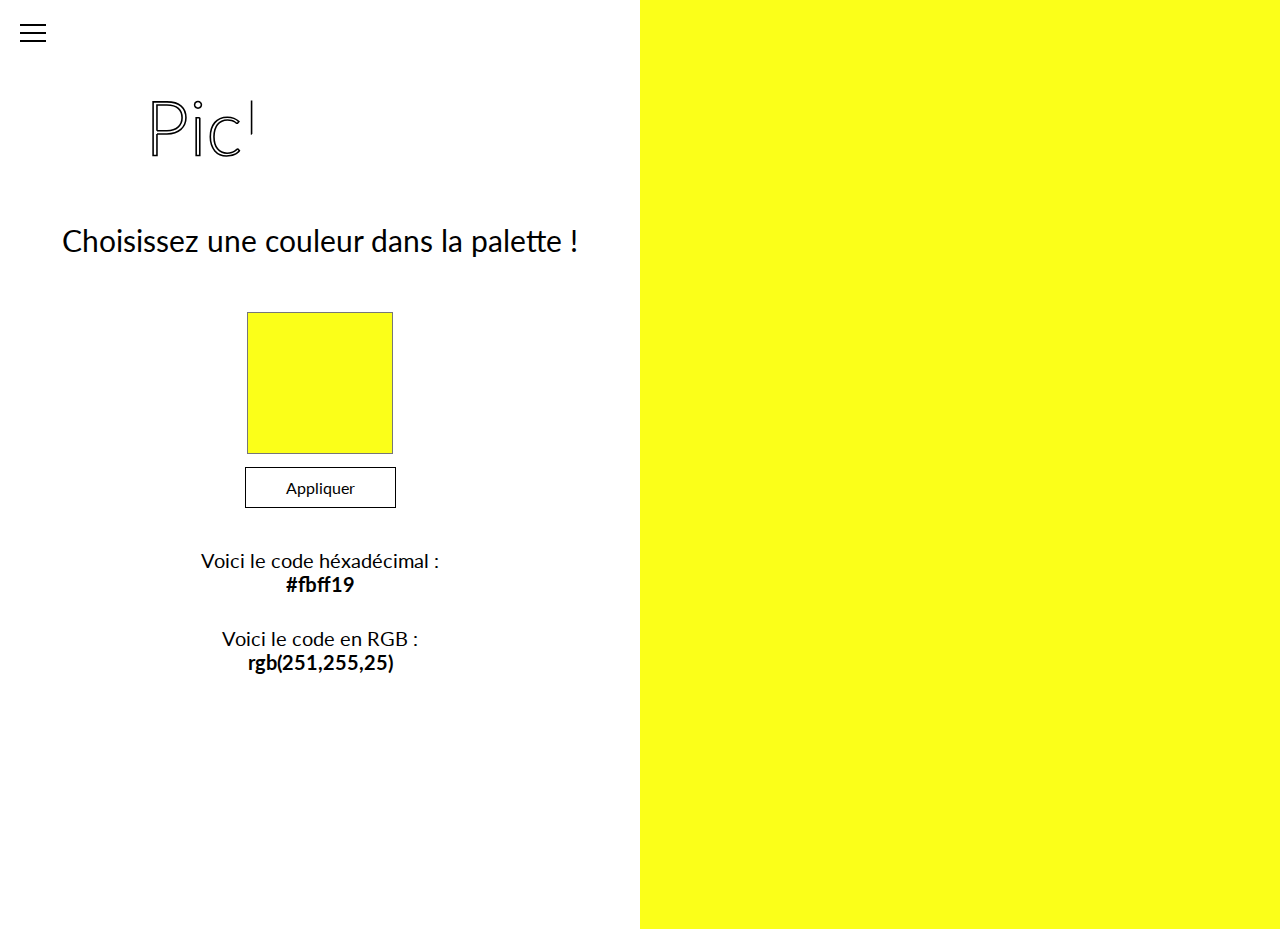
<file: index.html>
<!DOCTYPE html>
<html>
  <head>
    <meta charset="utf-8" />
    <title>PickColors</title>
    <link rel="stylesheet" href="css/style.css" />
    <link rel="stylesheet" href="css/responsive.css" />
    <link rel="icon" href="img/icon.svg" />
    <meta name="viewport" content="width=device-width, initial-scale=1" />

    <link rel="preconnect" href="https://fonts.googleapis.com" />
    <link rel="preconnect" href="https://fonts.gstatic.com" crossorigin />
    <link
      href="https://fonts.googleapis.com/css2?family=Lato:wght@300&display=swap"
      rel="stylesheet"
    />

    <meta
      type="description"
      content="Choisissez vos couleurs et récupérer les valeurs hexadécimaux et rgb de vos différentes couleurs. Le site tend à s'améliorer et à ajouter de nouvelles fonctions comme le linear-gradient()."
    />
  </head>

  <body>
    <div class="hamburger-menu">
      <input id="menu__toggle" type="checkbox" />
      <label class="menu__btn" for="menu__toggle">
        <span></span>
      </label>

      <ul class="menu__box">
        <li class="label">Utilités</li>
        <li><a class="menu__item" href="index.html">Couleur simple</a></li>
        <li><a class="menu__item" href="menu/gradient.html">Gradient</a></li>

        <li class="label">Importants</li>
        <li>
          <a class="menu__item" href="menu/mentionlegales.html"
            >Mentions légales</a
          >
        </li>
      </ul>
    </div>

    <div class="grid">
      <div class="card">
        <div class="container_img_svg">
          <div id="lineDrawing">
            <svg
              version="1.1"
              id="Calque_1"
              x="0px"
              y="0px"
              viewBox="0 0 228 50"
              style="enable-background: new 0 0 228 50"
              xml:space="preserve"
            >
              <g
                fill="none"
                fill-rule="evenodd"
                stroke="currentColor"
                stroke-width="1"
                class="lines"
              >
                <path
                  d="M10.73,27.82V41.5H8.28V7.54h8.76c3.98,0,6.99,0.87,9.01,2.62c2.02,1.74,3.04,4.23,3.04,7.46c0,1.49-0.28,2.86-0.83,4.1
        c-0.55,1.25-1.35,2.32-2.39,3.23c-1.04,0.9-2.3,1.61-3.79,2.11c-1.49,0.5-3.17,0.76-5.04,0.76H10.73z M10.73,25.85h6.31
        c1.5,0,2.85-0.21,4.03-0.62s2.19-0.99,3.01-1.73c0.82-0.74,1.46-1.6,1.9-2.6c0.44-1,0.66-2.09,0.66-3.28c0-2.61-0.8-4.62-2.41-6.02
        s-4-2.11-7.19-2.11h-6.31V25.85z"
                />
                <path
                  d="M38.86,9.39c0,0.29-0.06,0.56-0.18,0.8c-0.12,0.25-0.28,0.47-0.47,0.66c-0.19,0.19-0.42,0.34-0.67,0.46
        s-0.53,0.17-0.82,0.17s-0.56-0.06-0.82-0.17c-0.26-0.11-0.48-0.26-0.67-0.46s-0.34-0.41-0.46-0.66c-0.11-0.25-0.17-0.52-0.17-0.8
        c0-0.29,0.06-0.56,0.17-0.83c0.11-0.26,0.26-0.49,0.46-0.68s0.42-0.34,0.67-0.46c0.26-0.11,0.53-0.17,0.82-0.17
        s0.56,0.06,0.82,0.17c0.26,0.11,0.48,0.26,0.67,0.46c0.19,0.19,0.35,0.42,0.47,0.68S38.86,9.1,38.86,9.39z M37.85,17.62V41.5h-2.28
        V17.62H37.85z"
                />
                <path
                  d="M62.02,20.81c-0.08,0.08-0.16,0.15-0.23,0.2c-0.07,0.06-0.17,0.08-0.3,0.08c-0.16,0-0.38-0.11-0.66-0.32
        c-0.28-0.22-0.65-0.45-1.12-0.71c-0.46-0.26-1.04-0.49-1.74-0.71c-0.7-0.22-1.54-0.32-2.53-0.32c-1.38,0-2.6,0.24-3.66,0.73
        c-1.06,0.49-1.96,1.19-2.69,2.1c-0.73,0.91-1.28,2.02-1.67,3.31c-0.38,1.3-0.58,2.75-0.58,4.37c0,1.68,0.2,3.17,0.59,4.46
        c0.39,1.3,0.95,2.39,1.67,3.28c0.72,0.89,1.59,1.56,2.62,2.03c1.02,0.46,2.16,0.7,3.41,0.7c1.15,0,2.12-0.14,2.89-0.41
        c0.78-0.27,1.42-0.57,1.92-0.89c0.5-0.32,0.9-0.62,1.2-0.89c0.3-0.27,0.53-0.41,0.71-0.41c0.21,0,0.37,0.08,0.48,0.24l0.62,0.77
        c-0.37,0.48-0.83,0.93-1.39,1.34c-0.56,0.42-1.19,0.78-1.9,1.08c-0.7,0.3-1.47,0.54-2.29,0.71s-1.68,0.25-2.58,0.25
        c-1.52,0-2.91-0.28-4.16-0.83c-1.26-0.55-2.34-1.35-3.24-2.4c-0.9-1.05-1.61-2.33-2.11-3.85c-0.5-1.52-0.76-3.25-0.76-5.18
        c0-1.82,0.24-3.49,0.72-4.99s1.18-2.8,2.1-3.89c0.92-1.09,2.05-1.93,3.38-2.53c1.34-0.6,2.87-0.9,4.6-0.9
        c1.55,0,2.93,0.25,4.14,0.74c1.21,0.5,2.26,1.17,3.16,2.02L62.02,20.81z"
                />
                <path
                  d="M70.66,6.58v21.29h1.1c0.22,0,0.44-0.03,0.64-0.1c0.2-0.06,0.42-0.22,0.66-0.46l9.58-9.1c0.18-0.18,0.36-0.32,0.54-0.43
        s0.42-0.17,0.71-0.17h2.02L75.36,27.63c-0.16,0.16-0.31,0.31-0.46,0.44c-0.14,0.14-0.3,0.25-0.48,0.35
        c0.26,0.13,0.47,0.28,0.65,0.46c0.18,0.18,0.36,0.37,0.55,0.58L86.69,41.5H84.7c-0.22,0-0.42-0.04-0.6-0.13
        c-0.18-0.09-0.35-0.23-0.53-0.42L73.54,30.2c-0.27-0.29-0.52-0.48-0.74-0.59c-0.22-0.1-0.58-0.16-1.06-0.16h-1.08V41.5h-2.28V6.58
        H70.66z"
                />
                <path
                  d="M117.57,35.79c0.16,0,0.3,0.06,0.41,0.17l0.96,1.03c-0.7,0.75-1.47,1.43-2.3,2.03c-0.83,0.6-1.74,1.11-2.72,1.54
        c-0.98,0.42-2.06,0.75-3.24,0.98c-1.18,0.23-2.47,0.35-3.88,0.35c-2.35,0-4.51-0.41-6.47-1.24c-1.96-0.82-3.64-1.99-5.04-3.5
        c-1.4-1.51-2.49-3.34-3.28-5.48c-0.78-2.14-1.18-4.53-1.18-7.15c0-2.58,0.4-4.93,1.21-7.06c0.81-2.13,1.94-3.96,3.41-5.48
        c1.46-1.53,3.22-2.71,5.26-3.55s4.29-1.26,6.76-1.26c1.23,0,2.36,0.09,3.38,0.28c1.02,0.18,1.98,0.45,2.87,0.79
        c0.89,0.34,1.72,0.77,2.51,1.28c0.78,0.51,1.55,1.1,2.3,1.78l-0.74,1.08c-0.13,0.19-0.33,0.29-0.6,0.29
        c-0.14,0-0.33-0.08-0.55-0.25c-0.22-0.17-0.51-0.38-0.85-0.62c-0.34-0.25-0.76-0.52-1.25-0.82c-0.49-0.3-1.07-0.57-1.74-0.82
        c-0.67-0.25-1.45-0.46-2.33-0.62c-0.88-0.17-1.88-0.25-3-0.25c-2.06,0-3.96,0.36-5.69,1.07c-1.73,0.71-3.22,1.73-4.46,3.05
        c-1.25,1.32-2.22,2.92-2.92,4.8c-0.7,1.88-1.04,3.99-1.04,6.32c0,2.4,0.34,4.54,1.03,6.43c0.69,1.89,1.64,3.48,2.86,4.79
        c1.22,1.3,2.65,2.3,4.31,3c1.66,0.7,3.45,1.04,5.39,1.04c1.22,0,2.3-0.08,3.25-0.24c0.95-0.16,1.83-0.4,2.63-0.72
        c0.8-0.32,1.54-0.71,2.23-1.18c0.69-0.46,1.37-1.01,2.04-1.63c0.08-0.06,0.16-0.12,0.23-0.16S117.48,35.79,117.57,35.79z"
                />
                <path
                  d="M134.61,17.24c1.71,0,3.24,0.29,4.6,0.88c1.35,0.58,2.49,1.41,3.42,2.48s1.64,2.36,2.12,3.88c0.49,1.51,0.73,3.2,0.73,5.08
        s-0.24,3.56-0.73,5.06c-0.49,1.5-1.2,2.79-2.12,3.86c-0.93,1.07-2.07,1.9-3.42,2.47c-1.35,0.58-2.88,0.86-4.6,0.86
        c-1.71,0-3.24-0.29-4.6-0.86c-1.35-0.58-2.5-1.4-3.43-2.47c-0.94-1.07-1.65-2.36-2.14-3.86c-0.49-1.5-0.73-3.19-0.73-5.06
        s0.24-3.56,0.73-5.08c0.49-1.51,1.2-2.8,2.14-3.88c0.94-1.07,2.08-1.9,3.43-2.48C131.37,17.53,132.9,17.24,134.61,17.24z
        M134.61,40.01c1.42,0,2.67-0.24,3.73-0.73c1.06-0.49,1.95-1.19,2.66-2.1c0.71-0.91,1.24-2.01,1.6-3.3
        c0.35-1.29,0.53-2.73,0.53-4.33c0-1.58-0.18-3.02-0.53-4.32c-0.35-1.3-0.88-2.4-1.6-3.32c-0.71-0.92-1.6-1.63-2.66-2.12
        c-1.06-0.5-2.31-0.74-3.73-0.74c-1.42,0-2.67,0.25-3.73,0.74c-1.06,0.5-1.95,1.2-2.66,2.12c-0.71,0.92-1.25,2.03-1.61,3.32
        c-0.36,1.3-0.54,2.74-0.54,4.32c0,1.6,0.18,3.04,0.54,4.33c0.36,1.29,0.9,2.39,1.61,3.3c0.71,0.91,1.6,1.61,2.66,2.1
        C131.95,39.77,133.19,40.01,134.61,40.01z"
                />
                <path d="M154.44,6.58V41.5h-2.28V6.58H154.44z" />
                <path
                  d="M171.98,17.24c1.71,0,3.24,0.29,4.6,0.88c1.35,0.58,2.49,1.41,3.42,2.48s1.64,2.36,2.12,3.88c0.49,1.51,0.73,3.2,0.73,5.08
        s-0.24,3.56-0.73,5.06c-0.49,1.5-1.2,2.79-2.12,3.86c-0.93,1.07-2.07,1.9-3.42,2.47c-1.35,0.58-2.88,0.86-4.6,0.86
        c-1.71,0-3.24-0.29-4.6-0.86c-1.35-0.58-2.5-1.4-3.43-2.47c-0.94-1.07-1.65-2.36-2.14-3.86c-0.49-1.5-0.73-3.19-0.73-5.06
        s0.24-3.56,0.73-5.08c0.49-1.51,1.2-2.8,2.14-3.88c0.94-1.07,2.08-1.9,3.43-2.48C168.74,17.53,170.27,17.24,171.98,17.24z
        M171.98,40.01c1.42,0,2.67-0.24,3.73-0.73c1.06-0.49,1.95-1.19,2.66-2.1c0.71-0.91,1.24-2.01,1.6-3.3
        c0.35-1.29,0.53-2.73,0.53-4.33c0-1.58-0.18-3.02-0.53-4.32c-0.35-1.3-0.88-2.4-1.6-3.32c-0.71-0.92-1.6-1.63-2.66-2.12
        c-1.06-0.5-2.31-0.74-3.73-0.74c-1.42,0-2.67,0.25-3.73,0.74c-1.06,0.5-1.95,1.2-2.66,2.12c-0.71,0.92-1.25,2.03-1.61,3.32
        c-0.36,1.3-0.54,2.74-0.54,4.32c0,1.6,0.18,3.04,0.54,4.33c0.36,1.29,0.9,2.39,1.61,3.3c0.71,0.91,1.6,1.61,2.66,2.1
        C169.31,39.77,170.56,40.01,171.98,40.01z"
                />
                <path
                  d="M188.85,41.5V17.62h1.2c0.27,0,0.47,0.06,0.59,0.17s0.19,0.3,0.2,0.58l0.19,5.04c0.77-1.94,1.79-3.45,3.07-4.55
        c1.28-1.1,2.86-1.64,4.73-1.64c0.72,0,1.38,0.08,1.99,0.23c0.61,0.15,1.18,0.37,1.73,0.66l-0.31,1.58
        c-0.05,0.26-0.21,0.38-0.48,0.38c-0.1,0-0.23-0.03-0.41-0.1c-0.18-0.06-0.4-0.14-0.66-0.22c-0.26-0.08-0.59-0.15-0.97-0.22
        s-0.82-0.1-1.32-0.1c-1.81,0-3.29,0.56-4.45,1.68c-1.16,1.12-2.1,2.74-2.82,4.85V41.5H188.85z"
                />
                <path
                  d="M221.06,20.6c-0.11,0.22-0.29,0.34-0.53,0.34c-0.18,0-0.4-0.1-0.68-0.3c-0.28-0.2-0.65-0.42-1.1-0.67s-1.02-0.47-1.68-0.67
        s-1.48-0.3-2.44-0.3c-0.86,0-1.65,0.12-2.36,0.37s-1.32,0.58-1.82,0.99c-0.5,0.42-0.9,0.9-1.18,1.45
        c-0.28,0.55-0.42,1.13-0.42,1.74c0,0.75,0.19,1.37,0.58,1.87c0.38,0.49,0.89,0.92,1.51,1.27s1.33,0.65,2.12,0.91
        s1.6,0.51,2.44,0.77s1.64,0.54,2.44,0.85s1.5,0.7,2.12,1.16c0.62,0.46,1.13,1.03,1.51,1.7c0.38,0.67,0.58,1.49,0.58,2.45
        c0,1.04-0.19,2.01-0.56,2.9c-0.38,0.9-0.92,1.67-1.63,2.33c-0.71,0.66-1.59,1.18-2.63,1.56c-1.04,0.38-2.22,0.58-3.55,0.58
        c-1.68,0-3.13-0.27-4.34-0.8c-1.22-0.54-2.3-1.24-3.26-2.1l0.55-0.82c0.08-0.13,0.17-0.22,0.26-0.29s0.23-0.1,0.41-0.1
        c0.21,0,0.46,0.13,0.77,0.38s0.7,0.53,1.19,0.83c0.49,0.3,1.1,0.57,1.82,0.83c0.73,0.26,1.63,0.38,2.7,0.38
        c1.01,0,1.9-0.14,2.66-0.42c0.77-0.28,1.41-0.66,1.92-1.14s0.9-1.04,1.16-1.69s0.4-1.33,0.4-2.05c0-0.8-0.19-1.46-0.58-1.99
        c-0.38-0.53-0.89-0.98-1.51-1.34c-0.62-0.37-1.33-0.68-2.12-0.94c-0.79-0.26-1.61-0.51-2.45-0.77c-0.84-0.26-1.66-0.54-2.45-0.84
        c-0.79-0.3-1.5-0.69-2.12-1.15s-1.13-1.03-1.51-1.69c-0.38-0.66-0.58-1.49-0.58-2.48c0-0.85,0.18-1.66,0.55-2.45
        c0.37-0.78,0.89-1.47,1.57-2.06c0.68-0.59,1.51-1.06,2.48-1.42c0.98-0.35,2.07-0.53,3.29-0.53c1.46,0,2.75,0.21,3.88,0.63
        c1.13,0.42,2.16,1.07,3.11,1.94L221.06,20.6z"
                />
              </g>
              <g></g>
              <g></g>
              <g></g>
              <g></g>
              <g></g>
              <g></g>
            </svg>
          </div>
        </div>

        <p class="description">Choisissez une couleur dans la palette !</p>
        <input class="colors" type="color" /><br />
        <div class="btn">
          <a href="#">Appliquer</a>
        </div>
        <p class="textHexa">
          Voici le code héxadécimal : <br />
          <span></span> <br />
        </p>

        <p class="textRgb">
          Voici le code en RGB : <br />
          <span></span>
        </p>
      </div>
      <div class="show-colors"></div>
    </div>

    <div class="form_one"></div>
    <div class="form_two"></div>
    <div class="form_three"></div>
    <div class="form_four"></div>
  </body>
  <script
    type="text/javascript"
    src="js/animeJS/anime-master/lib/anime.min.js"
  ></script>
  <script type="text/javascript" src="js/index.js"></script>
</html>
</file>
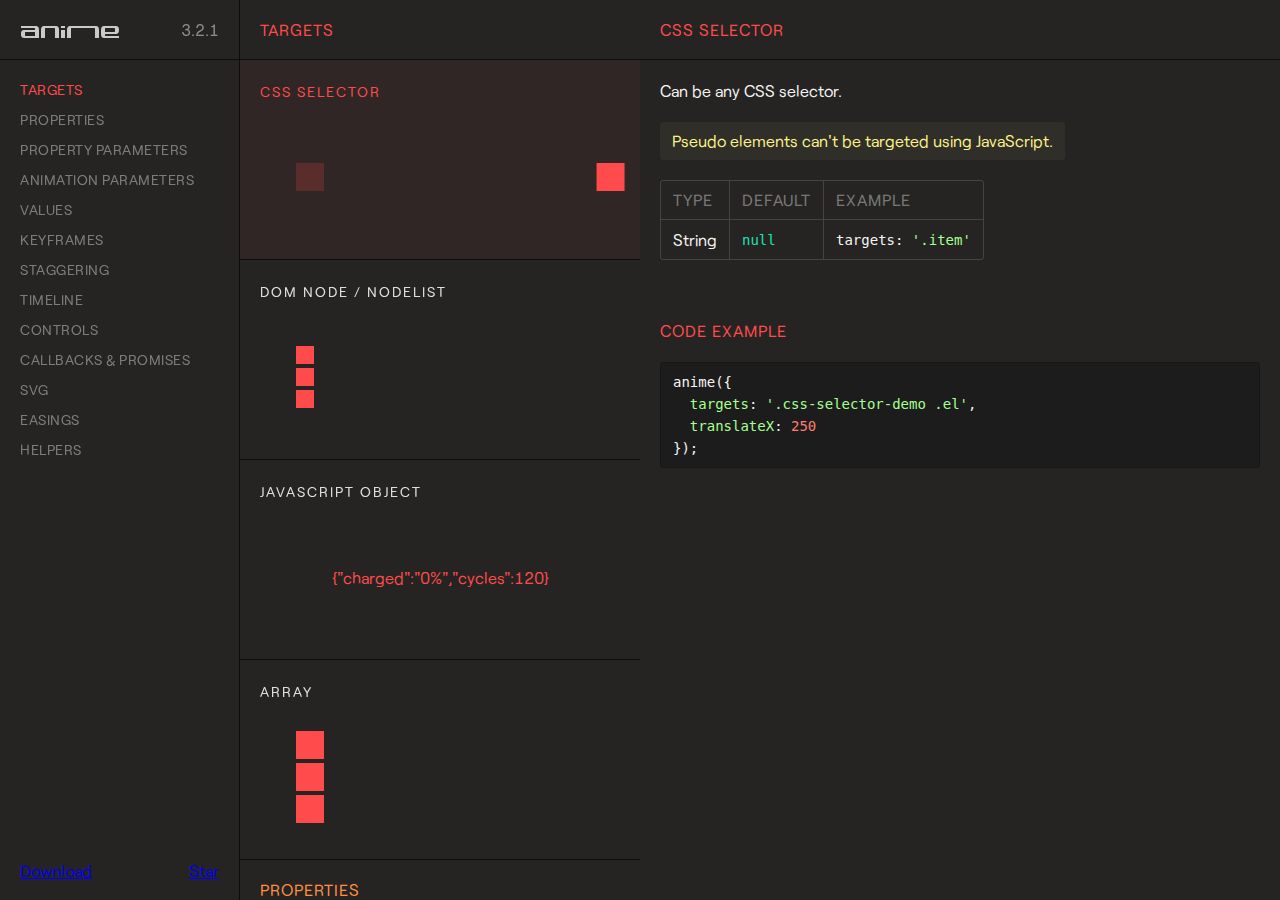
<file: js/animeJS/anime-master/documentation/index.html>
<!DOCTYPE html>
<html>
<head>
  <title>Documentation | anime.js</title>
  <meta charset="utf-8">
  <meta name="viewport" content="width=device-width, initial-scale=1, maximum-scale=1">

  <meta property="og:title" content="anime.js">
  <meta property="og:url" content="https://animejs.com">
  <meta property="og:description" content="Javascript animation engine">
  <meta property="og:image" content="https://animejs.com/documentation/assets/img/social-media-image.png">

  <meta name="twitter:card" content="summary_large_image">
  <meta name="twitter:site" content="@juliangarnier">
  <meta name="twitter:creator" content="@juliangarnier">
  <meta name="twitter:title" content="anime.js">
  <meta name="twitter:description" content="Javascript animation engine">
  <meta name="twitter:image" content="https://animejs.com/documentation/assets/img/social-media-image.png">

  <link rel="apple-touch-icon-precomposed" href="assets/img/apple-touch-icon.png">
  <link rel="icon" type="image/png" href="assets/img/favicon.png" >

  <link href="//cloud.typenetwork.com/projects/2160/fontface.css/" rel="stylesheet" type="text/css">

  <link href="assets/css/animejs.css" rel="stylesheet">
  <link href="assets/css/anime-theme.css" rel="stylesheet">
  <link href="assets/css/documentation.css" rel="stylesheet">

  <script src="../lib/anime.min.js"></script>
</head>
<body>
  <div class="content">
    <header class="header">
    <a class="logo" href="https://github.com/juliangarnier/anime/">
      <img class="anime-mini-logo" src="assets/img/anime-mini-logo.svg" />
      <span class="version-number"></span>
    </a>
    </header>
    <section class="pane sidebar">
      <nav class="navigation"></nav>
      <div class="sidebar-info">
        <a class="github-button" href="https://github.com/juliangarnier/anime/archive/master.zip" data-color-scheme="no-preference: dark; light: dark; dark: dark;" data-icon="octicon-cloud-download" aria-label="Download juliangarnier/anime on GitHub">Download</a>
        <a class="github-button" href="https://github.com/juliangarnier/anime" data-color-scheme="no-preference: dark; light: dark; dark: dark;" data-show-count="true" aria-label="Star juliangarnier/anime on GitHub">Star</a>
      </div>
    </section>
    <section class="pane demos">

<!-- TARGETS -->
<article id="targets" class="color-targets">
  <header>
    <h2 class="demos-title">Targets</h2>
  </header>

<div id="cssSelector" class="demo">
  <h3 class="demo-title">CSS Selector</h3>
  <div class="demo-description">
    <p>Can be any CSS selector.</p>
    <p class="bubble warning">Pseudo elements can't be targeted using JavaScript.</p>
    <table>
      <thead>
        <td>Type</td>
        <td>Default</td>
        <td>Example</td>
      </thead>
      <tr>
        <td>String</td>
        <td><code>null</code></td>
        <td><code>targets: '.item'</code></td>
      </tr>
    </table>
  </div>
  <div class="demo-content css-selector-demo">
    <div class="line">
      <div class="square shadow"></div>
      <div class="square el"></div>
    </div>
  </div>
  <script>var cssSelector = function() {
/*DEMO*/
anime({
  targets: '.css-selector-demo .el',
  translateX: 250
});
/*DEMO*/
}
  </script>

</div>

<div id="domNode" class="demo">
  <h3 class="demo-title">DOM Node / NodeList</h3>
  <div class="demo-description">
    <p>
      Can be any DOM Node or NodeList.
    </p>
    <table>
      <thead>
        <td>Type</td>
        <td>Default</td>
        <td>Example</td>
      </thead>
      <tr>
        <td>DOM Node</td>
        <td><code>null</code></td>
        <td><code>targets: el.querySelector('.item')</code></td>
      </tr>
      <tr>
        <td>NodeList</td>
        <td><code>null</code></td>
        <td><code>targets: el.querySelectorAll('.item')</code></td>
      </tr>
    </table>
  </div>
  <div class="demo-content dom-node-demo">
    <div class="line">
      <div class="small square shadow"></div>
      <div class="small square el"></div>
    </div>
    <div class="line">
      <div class="small square shadow"></div>
      <div class="small square el"></div>
    </div>
    <div class="line">
      <div class="small square shadow"></div>
      <div class="small square el"></div>
    </div>
  </div>
  <script>var domNode = function() {
/*DEMO*/
var elements = document.querySelectorAll('.dom-node-demo .el');

anime({
  targets: elements,
  translateX: 270
});
/*DEMO*/
}
  </script>
</div>

<div id="JSobject" class="demo">
  <h3 class="demo-title">JavaScript Object</h3>
  <div class="demo-description">
    <p>
      A JavaScript Object with at least one property containing a numerical value.
    </p>
    <table>
      <thead>
        <td>Type</td>
        <td>Default</td>
        <td>Example</td>
      </thead>
      <tr>
        <td>Object</td>
        <td><code>null</code></td>
        <td><code>targets: myObjectProp</code></td>
      </tr>
    </table>
  </div>
  <div class="demo-content">
    <pre class="battery-log">{"charged":"0%","cycles":120}</pre>
  </div>
  <script>var JSobject = function() {
/*DEMO*/
var logEl = document.querySelector('.battery-log');

var battery = {
  charged: '0%',
  cycles: 120
}

anime({
  targets: battery,
  charged: '100%',
  cycles: 130,
  round: 1,
  easing: 'linear',
  update: function() {
    logEl.innerHTML = JSON.stringify(battery);
  }
});
/*DEMO*/
}
  </script>
<script>
</script>
</div>

<div id="array" class="demo">
  <h3 class="demo-title">Array</h3>
  <div class="demo-description">
    <p>
      An array containing multiple targets.
    </p>
    <p class="bubble info">
      Accepts mixed types. E.g. <code>['.el', domNode, jsObject]</code>
    </p>
    <table>
      <thead>
        <td>Type</td>
        <td>Default</td>
        <td>Example</td>
      </thead>
      <tr>
        <td>Array</td>
        <td><code>null</code></td>
        <td><code>targets: ['.item', el.getElementById('#thing')]</code></td>
      </tr>
    </table>
  </div>
  <div class="demo-content mixed-array-demo">
    <div class="line">
      <div class="square shadow"></div>
      <div class="square el el-01"></div>
    </div>
    <div class="line">
      <div class="square shadow"></div>
      <div class="square el el-02"></div>
    </div>
    <div class="line">
      <div class="square shadow"></div>
      <div class="square el el-03"></div>
    </div>
  </div>
  <script>var array = function() {
/*DEMO*/
var el = document.querySelector('.mixed-array-demo .el-01');

anime({
  targets: [el, '.mixed-array-demo .el-02', '.mixed-array-demo .el-03'],
  translateX: 250
});
/*DEMO*/
}
  </script>

</div>

</article>
<!-- -->

<!-- ANIMATABLE PROPERTIES -->
<article id="properties" class="color-properties">
<header>
  <h2 class="demos-title">Properties</h2>
</header>

<div id="cssProperties" class="demo">
  <h3 class="demo-title">CSS Properties</h3>
  <div class="demo-description">
    <p>
      Any CSS properties can be animated.
    </p>
    <p class="bubble warning">
      Most CSS properties will cause layout changes or repaint, and will result in choppy animation.
      Prioritize opacity and CSS transforms as much as possible.
    </p>
    <p>More details about accepted values in the <a class="color-values" href="#unitlessValue">values</a> section.</p>
    <table>
      <thead>
        <td>Example</td>
        <td>value</td>
      </thead>
      <tr>
        <td><code>opacity</code></td>
        <td><code>.5</code></td>
      </tr>
      <tr>
        <td><code>left</code></td>
        <td><code>'100px'</code></td>
      </tr>
    </table>
  </div>
  <div class="demo-content css-prop-demo">
    <div class="large square shadow"></div>
    <div class="large square el"></div>
  </div>
  <script>var cssProperties = function() {
/*DEMO*/
anime({
  targets: '.css-prop-demo .el',
  left: '240px',
  backgroundColor: '#FFF',
  borderRadius: ['0%', '50%'],
  easing: 'easeInOutQuad'
});
/*DEMO*/
}
  </script>
</div>

<div id="CSStransforms" class="demo">
  <h3 class="demo-title">CSS Transforms</h3>
  <div class="demo-description">
    <p>
      Animate CSS transforms properties individually.
    </p>
    <p class="bubble info">
      It's possible to specify different timing for each transforms properties, more details in the <a class="color-prop-params" href="#specificPropParameters">specific property parameters</a> section.
    </p>
    <p>More details about accepted values in the <a class="color-values" href="#unitlessValue">values</a> section.</p>
    <table>
      <thead>
        <td>Valid properties</td>
        <td>Default unit</td>
      </thead>
      <tr><td><code>'translateX'</code></td><td><code>'px'</code></td></tr>
      <tr><td><code>'translateY'</code></td><td><code>'px'</code></td></tr>
      <tr><td><code>'translateZ'</code></td><td><code>'px'</code></td></tr>
      <tr><td><code>'rotate'</code></td><td><code>'deg'</code></td></tr>
      <tr><td><code>'rotateX'</code></td><td><code>'deg'</code></td></tr>
      <tr><td><code>'rotateY'</code></td><td><code>'deg'</code></td></tr>
      <tr><td><code>'rotateZ'</code></td><td><code>'deg'</code></td></tr>
      <tr><td><code>'scale'</code></td><td><code>—</code></td></tr>
      <tr><td><code>'scaleX'</code></td><td><code>—</code></td></tr>
      <tr><td><code>'scaleY'</code></td><td><code>—</code></td></tr>
      <tr><td><code>'scaleZ'</code></td><td><code>—</code></td></tr>
      <tr><td><code>'skew'</code></td><td><code>'deg'</code></td></tr>
      <tr><td><code>'skewX'</code></td><td><code>'deg'</code></td></tr>
      <tr><td><code>'skewY'</code></td><td><code>'deg'</code></td></tr>
      <tr><td><code>'perspective'</code></td><td><code>'px'</code></td></tr>
    </table>
  </div>
  <div class="demo-content css-transforms-demo">
    <div class="square shadow"></div>
    <div class="square el"></div>
  </div>
  <script>var CSStransforms = function() {
/*DEMO*/
anime({
  targets: '.css-transforms-demo .el',
  translateX: 250,
  scale: 2,
  rotate: '1turn'
});
/*DEMO*/
}
  </script>
</div>

<div id="JSobjProp" class="demo">
  <h3 class="demo-title">Object properties</h3>
  <div class="demo-description">
    <p>
      Any Object property containing a numerical value can be animated.<br>
      More details about accepted values in the <a class="color-values" href="#unitlessValue">values</a> section.
    </p>
    <table>
      <thead>
        <td>Example</td>
        <td>value</td>
      </thead>
      <tr>
        <td><code>prop1</code></td>
        <td><code>50</code></td>
      </tr>
      <tr>
        <td><code>'prop2'</code></td>
        <td><code>'100%'</code></td>
      </tr>
    </table>
  </div>
  <div class="demo-content">
    <pre class="js-object-log">{"prop1":0,"prop2":"0%"}</pre>
  </div>
  <script>var JSobjProp = function() {
/*DEMO*/
var objPropLogEl = document.querySelector('.js-object-log');

var myObject = {
  prop1: 0,
  prop2: '0%'
}

anime({
  targets: myObject,
  prop1: 50,
  prop2: '100%',
  easing: 'linear',
  round: 1,
  update: function() {
    objPropLogEl.innerHTML = JSON.stringify(myObject);
  }
});
/*DEMO*/
}
  </script>
</div>

<div id="domAttr" class="demo">
  <h3 class="demo-title">DOM Attributes</h3>
  <div class="demo-description">
    <p>
      Any DOM Attributes containing a numerical value can be animated.<br>
      More details about accepted values in the <a class="color-values" href="#unitlessValue">values</a> section.
    </p>
    <table>
      <thead>
        <td>Example</td>
        <td>value</td>
      </thead>
      <tr>
        <td><code>value</code></td>
        <td><code>1000</code></td>
      </tr>
      <tr>
        <td><code>volume</code></td>
        <td><code>0</code></td>
      </tr>
      <tr>
        <td><code>data-custom</code></td>
        <td><code>'3 dogs'</code></td>
      </tr>
    </table>
  </div>
  <div class="demo-content dom-attribute-demo">
    <input class="el text-output" value="0"></input>
  </div>
  <script>var domAttr = function() {
/*DEMO*/
anime({
  targets: '.dom-attribute-demo input',
  value: [0, 1000],
  round: 1,
  easing: 'easeInOutExpo'
});
/*DEMO*/
}
  </script>
</div>

<div id="svgAttr" class="demo">
  <h3 class="demo-title">SVG Attributes</h3>
  <div class="demo-description">
    <p>
      Like any other <a class="color-properties" href="#domAttr">DOM attributes</a>, all SVG attributes containing at least one numerical value can be animated.<br>
      More details about accepted values in the <a class="color-values" href="#unitlessValue">values</a> section and SVG animation in the <a class="color-svg" href="#motionPath">SVG</a> section.
    </p>
    <table>
      <thead>
        <td>Example</td>
        <td>value</td>
      </thead>
      <tr>
        <td><code>points</code></td>
        <td><code>'64 68.64 8.574 100 63.446 67.68 64 4 64.554 67.68 119.426 100'</code></td>
      </tr>
      <tr>
        <td><code>scale</code></td>
        <td><code>1</code></td>
      </tr>
      <tr>
        <td><code>baseFrequency</code></td>
        <td><code>0</code></td>
      </tr>
    </table>
  </div>
  <div class="demo-content align-center svg-attributes-demo">
<svg width="128" height="128" viewBox="0 0 128 128">
  <filter id="displacementFilter">
    <feTurbulence type="turbulence" baseFrequency=".05" numOctaves="2" result="turbulence"/>
    <feDisplacementMap in2="turbulence" in="SourceGraphic" scale="15" xChannelSelector="R" yChannelSelector="G"/>
  </filter>
  <polygon points="64 68.64 8.574 100 63.446 67.68 64 4 64.554 67.68 119.426 100" style="filter: url(#displacementFilter)" fill="currentColor"/>
</svg>
  </div>
  <script>var svgAttr = function() {
  // Needed to reset demo
  var polyEl = document.querySelector('.svg-attributes-demo polygon');
  var feTurbulenceEl = document.querySelector('feTurbulence');
  var feDisplacementMap = document.querySelector('feDisplacementMap');
  polyEl.setAttribute('points', '64 68.64 8.574 100 63.446 67.68 64 4 64.554 67.68 119.426 100');
  feTurbulenceEl.setAttribute('baseFrequency', '.05');
  feDisplacementMap.setAttribute('scale', '15');
/*DEMO*/
anime({
  targets: ['.svg-attributes-demo polygon', 'feTurbulence', 'feDisplacementMap'],
  points: '64 128 8.574 96 8.574 32 64 0 119.426 32 119.426 96',
  baseFrequency: 0,
  scale: 1,
  loop: true,
  direction: 'alternate',
  easing: 'easeInOutExpo'
});
/*DEMO*/
}
  </script>

</div>

</article>
<!-- -->

<!-- PROPERTY PARAMETERS -->
<article id="propertyParameters" class="color-prop-params">
  <header>
    <h2 class="demos-title">Property parameters</h2>
  </header>

<div id="duration" class="demo">
  <h3 class="demo-title">Duration</h3>
  <div class="demo-description">
    <p>
      Defines the duration in milliseconds of the animation.
    </p>
    <table>
      <thead>
        <td>Type</td>
        <td>Default</td>
        <td>Example</td>
      </thead>
      <tr>
        <td>Number</td>
        <td><code>1000</code></td>
        <td><code>3000</code></td>
      </tr>
      <tr>
        <td>anime.stagger</td>
        <td>See <a class="color-staggering" href="#staggeringBasics">staggering</a> section</td>
        <td><code>anime.stagger(150)</code></td>
      </tr>
      <tr>
        <td>Function</td>
        <td>See <a class="color-prop-params" href="#functionBasedParameters">function based parameters</a> section</td>
        <td><code>(el, i) => i * 150</code></td>
      </tr>
    </table>
  </div>
  <div class="demo-content duration-demo">
    <div class="label">3000 ms</div>
    <div class="square shadow"></div>
    <div class="square el"></div>
  </div>
  <script>var duration = function() {
/*DEMO*/
anime({
  targets: '.duration-demo .el',
  translateX: 250,
  duration: 3000
});
/*DEMO*/
}
  </script>
</div>

<div id="delay" class="demo">
  <h3 class="demo-title">Delay</h3>
  <div class="demo-description">
    <p>
      Defines the delay in milliseconds of the animation.
    </p>
    <table>
      <thead>
        <td>Type</td>
        <td>Default</td>
        <td>Example</td>
      </thead>
      <tr>
        <td>Number</td>
        <td><code>0</code></td>
        <td><code>1000</code></td>
      </tr>
      <tr>
        <td>anime.stagger</td>
        <td>See <a class="color-staggering" href="#staggeringBasics">staggering</a> section</td>
        <td><code>anime.stagger(150)</code></td>
      </tr>
      <tr>
        <td>Function</td>
        <td>See <a class="color-prop-params" href="#functionBasedParameters">function based parameters</a> section</td>
        <td><code>(el, i) => i * 150</code></td>
      </tr>
    </table>
  </div>
  <div class="demo-content delay-demo">
    <div class="label">1000 ms</div>
    <div class="square shadow"></div>
    <div class="square el"></div>
  </div>
  <script>var delay = function() {
/*DEMO*/
anime({
  targets: '.delay-demo .el',
  translateX: 250,
  delay: 1000
});
/*DEMO*/
}
  </script>
</div>

<div id="endDelay" class="demo">
  <h3 class="demo-title">end delay</h3>
  <div class="demo-description">
    <p>
      Adds some extra time in milliseconds at the end of the animation.
    </p>
    <table>
      <thead>
        <td>Type</td>
        <td>Default</td>
        <td>Example</td>
      </thead>
      <tr>
        <td>Number</td>
        <td><code>0</code></td>
        <td><code>1000</code></td>
      </tr>
      <tr>
        <td>anime.stagger</td>
        <td>See <a class="color-staggering" href="#staggeringBasics">staggering</a> section</td>
        <td><code>anime.stagger(150)</code></td>
      </tr>
      <tr>
        <td>Function</td>
        <td>See <a class="color-prop-params" href="#functionBasedParameters">function based parameters</a> section</td>
        <td><code>(el, i) => i * 150</code></td>
      </tr>
    </table>
  </div>
  <div class="demo-content end-delay-demo">
    <div class="label">1000 ms</div>
    <div class="square shadow"></div>
    <div class="square el"></div>
  </div>
  <script>var endDelay = function() {
/*DEMO*/
anime({
  targets: '.end-delay-demo .el',
  translateX: 250,
  endDelay: 1000,
  direction: 'alternate'
});
/*DEMO*/
}
  </script>

</div>

<div id="easing" class="demo">
  <h3 class="demo-title">Easing</h3>
  <div class="demo-description">
    <p>
      Defines the timing function of the animation.
    </p>
    <p class="bubble info">
      Check out the <a class="color-easings" href="#linearEasing">easings</a> section for a complete list of available easing and parameters.
    </p>
    <table>
      <thead>
        <td>Type</td>
        <td>Default</td>
        <td>Example</td>
      </thead>
      <tr>
        <td>String</td>
        <td><code>'easeOutElastic(1, .5)'</code></td>
        <td><code>easing: 'easeInOutQuad'</code></td>
      </tr>
    </table>
  </div>
  <div class="demo-content easing-demo">
    <div class="label">easeInOutExpo</div>
    <div class="square shadow"></div>
    <div class="square el"></div>
  </div>
  <script>var easing = function() {
/*DEMO*/
anime({
  targets: '.easing-demo .el',
  translateX: 250,
  easing: 'easeInOutExpo'
});
/*DEMO*/
}
  </script>

</div>

<div id="round" class="demo">
  <h3 class="demo-title">Round</h3>
  <div class="demo-description">
    <p>
      Rounds up the value to x decimals.
    </p>
    <table>
      <thead>
        <td>Type</td>
        <td>Default</td>
        <td>Example</td>
      </thead>
      <tr>
        <td>Number</td>
        <td><code>0</code></td>
        <td><code>round: 10</code></td>
      </tr>
    </table>
  </div>
  <div class="demo-content">
    <pre class="round-log">0</pre>
  </div>
  <script>var round = function() {
/*DEMO*/
var roundLogEl = document.querySelector('.round-log');

anime({
  targets: roundLogEl,
  innerHTML: [0, 10000],
  easing: 'linear',
  round: 10 // Will round the animated value to 1 decimal
});
/*DEMO*/
}
  </script>
</div>

<div id="specificPropParameters" class="demo">
  <h3 class="demo-title">Specific property parameters</h3>
  <div class="demo-description">
    <p>
      Defines specific parameters to each property of the animation using an Object as value.<br>
      Other properties that aren't specified in the Object are inheritted from the main animation.
    </p>
    <table>
      <thead>
        <td>Type</td>
        <td>Example</td>
      </thead>
      <tr>
        <td>Object</td>
<td><code>rotate: {
  value: 360,
  duration: 1800,
  easing: 'easeInOutSine'
}</code></td>
      </tr>
    </table>
  </div>
  <div class="demo-content specific-prop-params-demo">
    <div class="square shadow"></div>
    <div class="square el"></div>
  </div>
  <script>var specificPropParameters = function() {
/*DEMO*/
anime({
  targets: '.specific-prop-params-demo .el',
  translateX: {
    value: 250,
    duration: 800
  },
  rotate: {
    value: 360,
    duration: 1800,
    easing: 'easeInOutSine'
  },
  scale: {
    value: 2,
    duration: 1600,
    delay: 800,
    easing: 'easeInOutQuart'
  },
  delay: 250 // All properties except 'scale' inherit 250ms delay
});
/*DEMO*/
}
  </script>

</div>

<div id="functionBasedParameters" class="demo">
  <h3 class="demo-title">Function based parameters</h3>
  <div class="demo-description">
    <p>
      Get different values for every target and property of the animation.
    </p>
    <p>
      The function accepts 3 arguments:
    </p>
    <table>
      <thead>
        <td>Arguments</td>
        <td>Infos</td>
      </thead>
      <tr>
        <td><code>target</code></td>
        <td>The curent animated targeted element</td>
      </tr>
      <tr>
        <td><code>index</code></td>
        <td>The index of the animated targeted element</td>
      </tr>
      <tr>
        <td><code>targetsLength</code></td>
        <td>The total number of animated targets</td>
      </tr>
    </table>
    <p class="bubble info">
      See <a class="color-staggering" href="#staggeringBasics">staggering</a> section for easier values manipulation.
    </p>
  </div>
  <div class="demo-content function-based-params-demo">
    <div class="line">
      <div class="small label">delay = 0 * 100</div>
      <div class="small square shadow"></div>
      <div class="small square el"></div>
    </div>
    <div class="line">
      <div class="small label">delay = 1 * 100</div>
      <div class="small square shadow"></div>
      <div class="small square el"></div>
    </div>
    <div class="line">
      <div class="small label">delay = 2 * 100</div>
      <div class="small square shadow"></div>
      <div class="small square el"></div>
    </div>
  </div>
  <script>var functionBasedParameters = function() {
/*DEMO*/
anime({
  targets: '.function-based-params-demo .el',
  translateX: 270,
  direction: 'alternate',
  loop: true,
  delay: function(el, i, l) {
    return i * 100;
  },
  endDelay: function(el, i, l) {
    return (l - i) * 100;
  }
});
/*DEMO*/
}
  </script>

</div>

</article>
<!-- -->

<!-- ANIMATION PARAMETERS -->
<article id="animationParameters" class="color-anim-params">
  <header>
    <h2 class="demos-title">Animation parameters</h2>
  </header>

<div id="direction" class="demo">
  <h3 class="demo-title">Direction</h3>
  <div class="demo-description">
    <p>
      Defines the direction of the animation.
    </p>
    <table>
      <thead>
        <td>Accepts</td>
        <td>Infos</td>
      </thead>
      <tr>
        <td><code>'normal'</code></td>
        <td>Animation progress goes from 0 to 100%</td>
      </tr>
      <tr>
        <td><code>'reverse'</code></td>
        <td>Animation progress goes from 100% to 0%</td>
      </tr>
      <tr>
        <td><code>'alternate'</code></td>
        <td>Animation progress goes from 0% to 100% then goes back to 0%</td>
      </tr>
    </table>
  </div>
  <div class="demo-content">
    <div class="line">
      <div class="label">normal</div>
      <div class="square shadow"></div>
      <div class="square el dir-normal"></div>
    </div>
    <div class="line">
      <div class="label">reverse</div>
      <div class="square shadow"></div>
      <div class="square el dir-reverse"></div>
    </div>
    <div class="line">
      <div class="label">alternate</div>
      <div class="square shadow"></div>
      <div class="square el dir-alternate"></div>
    </div>
  </div>
  <script>var direction = function() {
/*DEMO*/
anime({
  targets: '.dir-normal',
  translateX: 250,
  easing: 'easeInOutSine'
});

anime({
  targets: '.dir-reverse',
  translateX: 250,
  direction: 'reverse',
  easing: 'easeInOutSine'
});

anime({
  targets: '.dir-alternate',
  translateX: 250,
  direction: 'alternate',
  easing: 'easeInOutSine'
});
/*DEMO*/
}
  </script>

</div>

<div id="loop" class="demo">
  <h3 class="demo-title">Loop</h3>
  <div class="demo-description">
    <p>
      Defines the number of iterations of your animation.
    </p>
    <table>
      <thead>
        <td>Accepts</td>
        <td>Infos</td>
      </thead>
      <tr>
        <td><code>Number</code></td>
        <td>The number of iterations</td>
      </tr>
      <tr>
        <td><code>true</code></td>
        <td>Loop indefinitely</td>
      </tr>
    </table>
  </div>
  <div class="demo-content">
    <div class="line">
      <div class="small label">normal 3 times</div>
      <div class="small square shadow"></div>
      <div class="small square el loop"></div>
    </div>
    <div class="line">
      <div class="small label">reverse 3 times</div>
      <div class="small square shadow"></div>
      <div class="small square el loop-reverse"></div>
    </div>
    <div class="line">
      <div class="small label">alternate 3 times</div>
      <div class="small square shadow"></div>
      <div class="small square el loop-alternate"></div>
    </div>
    <div class="line">
      <div class="small label">normal inifinite</div>
      <div class="small square shadow"></div>
      <div class="small square el loop-infinity"></div>
    </div>
    <div class="line">
      <div class="small label">inifinite reverse</div>
      <div class="small square shadow"></div>
      <div class="small square el loop-reverse-infinity"></div>
    </div>
    <div class="line">
      <div class="small label">inifinite alternate</div>
      <div class="small square shadow"></div>
      <div class="small square el loop-alternate-infinity"></div>
    </div>
  </div>
  <script>var loop = function() {
/*DEMO*/
anime({
  targets: '.loop',
  translateX: 270,
  loop: 3,
  easing: 'easeInOutSine'
});

anime({
  targets: '.loop-infinity',
  translateX: 270,
  loop: true,
  easing: 'easeInOutSine'
});

anime({
  targets: '.loop-reverse',
  translateX: 270,
  loop: 3,
  direction: 'reverse',
  easing: 'easeInOutSine'
});

anime({
  targets: '.loop-reverse-infinity',
  translateX: 270,
  direction: 'reverse',
  loop: true,
  easing: 'easeInOutSine'
});

anime({
  targets: '.loop-alternate',
  translateX: 270,
  loop: 3,
  direction: 'alternate',
  easing: 'easeInOutSine'
});

anime({
  targets: '.loop-alternate-infinity',
  translateX: 270,
  direction: 'alternate',
  loop: true,
  easing: 'easeInOutSine'
});
/*DEMO*/
}
  </script>
</div>

<div id="autoplay" class="demo">
  <h3 class="demo-title">Autoplay</h3>
  <div class="demo-description">
    <p>
      Defines if the animation should automatically starts or not.
    </p>
    <table>
      <thead>
        <td>Accepts</td>
        <td>Infos</td>
      </thead>
      <tr>
        <td><code>true</code></td>
        <td>Automatically starts the animation</td>
      </tr>
      <tr>
        <td><code>false</code></td>
        <td>Animation is paused by default</td>
      </tr>
    </table>
  </div>
  <div class="demo-content">
    <div class="line">
      <div class="label">autoplay: true</div>
      <div class="square shadow"></div>
      <div class="square el autoplay-true"></div>
    </div>
    <div class="line">
      <div class="label">autoplay: false</div>
      <div class="square shadow"></div>
      <div class="square el autoplay-false"></div>
    </div>
  </div>
  <script>var autoplay = function() {
/*DEMO*/
anime({
  targets: '.autoplay-true',
  translateX: 250,
  autoplay: true,
  easing: 'easeInOutSine'
});

anime({
  targets: '.autoplay-false',
  translateX: 250,
  autoplay: false,
  easing: 'easeInOutSine'
});
/*DEMO*/
}
  </script>
</div>

</article>
<!-- -->

<!-- VALUES -->
<article id="values" class="color-values">
<header>
  <h2 class="demos-title">Values</h2>
</header>

<div id="unitlessValue" class="demo">
  <h3 class="demo-title">Unitless</h3>
  <div class="demo-description">
    <p>
      If the original value has a unit, it will be automatically added to the animated value.
    </p>
    <table>
      <thead>
        <td>Type</td>
        <td>Example</td>
      </thead>
      <tr>
        <td>Number</td>
        <td><code>translateX: 250</code></td>
      </tr>
    </table>
  </div>
  <div class="demo-content unitless-values-demo">
    <div class="circle shadow"></div>
    <div class="circle el"></div>
  </div>
  <script>var unitlessValue = function() {
/*DEMO*/
anime({
  targets: '.unitless-values-demo .el',
  translateX: 250, // -> '250px'
  rotate: 540 // -> '540deg'
});
/*DEMO*/
}
  </script>

</div>

<div id="specificUnitValue" class="demo">
  <h3 class="demo-title">Specific unit</h3>
  <div class="demo-description">
    <p>
      Forces the animation to use a certain unit and will automatically convert the initial target value.
    </p>
    <p class="bubble warning">
      Conversion accuracy can vary depending of the unit used.<br>
      You can also define the initial value of the animation directly using an array, see the <a href="#fromToValues" class="color-values">from to values</a> section.
    </p>
    <table>
      <thead>
        <td>Type</td>
        <td>Example</td>
      </thead>
      <tr>
        <td>String</td>
        <td><code>width: '100%'</code></td>
      </tr>
    </table>
  </div>
  <div class="demo-content specific-unit-values-demo">
    <div class="square shadow"></div>
    <div class="square el"></div>
  </div>
  <script>var specificUnitValue = function() {
/*DEMO*/
anime({
  targets: '.specific-unit-values-demo .el',
  width: '100%', // -> from '28px' to '100%',
  easing: 'easeInOutQuad',
  direction: 'alternate',
  loop: true
});
/*DEMO*/
}
  </script>

</div>

<div id="relativeValues" class="demo">
  <h3 class="demo-title">Relative</h3>
  <div class="demo-description">
    <p>
      Adds, substracts or multiplies the original value.
    </p>
    <table>
      <thead>
        <td>Accepts</td>
        <td>Effect</td>
        <td>Example</td>
      </thead>
      <tr>
        <td><code>'+='</code></td>
        <td>Add</td>
        <td><code>'+=100'</code></td>
      </tr>
      <tr>
        <td><code>'-='</code></td>
        <td>Substract</td>
        <td><code>'-=2turn'</code></td>
      </tr>
      <tr>
        <td><code>'*='</code></td>
        <td>Multiply</td>
        <td><code>'*=10'</code></td>
      </tr>
    </table>
  </div>
  <div class="demo-content">
    <div class="circle shadow"></div>
    <div class="circle el relative-values"></div>
  </div>
  <script>var relativeValues = function() {
/*DEMO*/
var relativeEl = document.querySelector('.el.relative-values');
relativeEl.style.transform = 'translateX(100px)';

anime({
  targets: '.el.relative-values',
  translateX: {
    value: '*=2.5', // 100px * 2.5 = '250px'
    duration: 1000
  },
  width: {
    value: '-=20px', // 28 - 20 = '8px'
    duration: 1800,
    easing: 'easeInOutSine'
  },
  rotate: {
    value: '+=2turn', // 0 + 2 = '2turn'
    duration: 1800,
    easing: 'easeInOutSine'
  },
  direction: 'alternate'
});
/*DEMO*/
}
  </script>

</div>

<div id="colors" class="demo">
  <h3 class="demo-title">Colors</h3>
  <div class="demo-description">
    <p>
      <i>anime.js</i> accepts and converts Hexadecimal, RGB, RGBA, HSL, and HSLA color values.
    </p>
    <p class="bubble warning">
      CSS color codes ( e.g. : <code>'red', 'yellow', 'aqua'</code> ) are not supported.
    </p>
    <table>
      <thead>
        <td>Accepts</td>
        <td>Example</td>
      </thead>
      <tr>
        <td>Hexadecimal</td>
        <td><code>'#FFF'</code> or <code>'#FFFFFF'</code></td>
      </tr>
      <tr>
        <td>RGB</td>
        <td><code>'rgb(255, 255, 255)'</code></td>
      </tr>
      <tr>
        <td>RGBA</td>
        <td><code>'rgba(255, 255, 255, .2)'</code></td>
      </tr>
      <tr>
        <td>HSL</td>
        <td><code>'hsl(0, 100%, 100%)'</code></td>
      </tr>
      <tr>
        <td>HSLA</td>
        <td><code>'hsla(0, 100%, 100%, .2)'</code></td>
      </tr>
    </table>
  </div>
  <div class="demo-content colors-demo">
    <div class="line">
      <div class="small label">HEX</div>
      <div class="small circle shadow"></div>
      <div class="small circle el color-hex"></div>
    </div>
    <div class="line">
      <div class="small label">RGB</div>
      <div class="small circle shadow"></div>
      <div class="small circle el color-rgb"></div>
    </div>
    <div class="line">
      <div class="small label">HSL</div>
      <div class="small circle shadow"></div>
      <div class="small circle el color-hsl"></div>
    </div>
    <div class="line">
      <div class="small label">RGBA</div>
      <div class="small circle shadow"></div>
      <div class="small circle el color-rgba"></div>
    </div>
    <div class="line">
      <div class="small label">HSLA</div>
      <div class="small circle shadow"></div>
      <div class="small circle el color-hsla"></div>
    </div>
  </div>
  <script>var colors = function() {
/*DEMO*/
var colorsExamples = anime.timeline({
  endDelay: 1000,
  easing: 'easeInOutQuad',
  direction: 'alternate',
  loop: true
})
.add({ targets: '.color-hex',  background: '#FFF' }, 0)
.add({ targets: '.color-rgb',  background: 'rgb(255,255,255)' }, 0)
.add({ targets: '.color-hsl',  background: 'hsl(0, 100%, 100%)' }, 0)
.add({ targets: '.color-rgba', background: 'rgba(255,255,255, .2)' }, 0)
.add({ targets: '.color-hsla', background: 'hsla(0, 100%, 100%, .2)' }, 0)
.add({ targets: '.colors-demo .el', translateX: 270 }, 0);
/*DEMO*/
}
  </script>

</div>

<div id="fromToValues" class="demo">
  <h3 class="demo-title">From To</h3>
  <div class="demo-description">
    <p>
      Forces the animation to start at a specified value.
    </p>
    <table>
      <thead>
        <td>Type</td>
        <td>Example</td>
      </thead>
      <tr>
        <td><code>Array</code></td>
        <td><code>['50%', '100%']</code></td>
      </tr>
    </table>
  </div>
  <div class="demo-content">
    <div class="circle shadow"></div>
    <div class="circle el from-to-values"></div>
  </div>
  <script>var fromToValues = function() {
/*DEMO*/
anime({
  targets: '.el.from-to-values',
  translateX: [100, 250], // from 100 to 250
  delay: 500,
  direction: 'alternate',
  loop: true
});
/*DEMO*/
}
  </script>

</div>

<div id="functionBasedPropVal" class="demo">
  <h3 class="demo-title">Function based values</h3>
  <div class="demo-description">
    <p>
      Get different values for every target and property of the animation.
    </p>
    <p>
      The function accepts 3 arguments:
    </p>
    <table>
      <thead>
        <td>Arguments</td>
        <td>Infos</td>
      </thead>
      <tr>
        <td><code>target</code></td>
        <td>The curently animated targeted element</td>
      </tr>
      <tr>
        <td><code>index</code></td>
        <td>The index of the animated targeted element</td>
      </tr>
      <tr>
        <td><code>targetsLength</code></td>
        <td>The total number of animated targets</td>
      </tr>
    </table>
  </div>
  <div class="demo-content function-based-values-demo">
    <div class="line">
      <div class="small circle shadow"></div>
      <div data-x="170" class="small circle el"></div>
    </div>
    <div class="line">
      <div class="small circle shadow"></div>
      <div data-x="80" class="small circle el"></div>
    </div>
    <div class="line">
      <div class="small circle shadow"></div>
      <div data-x="270" class="small circle el"></div>
    </div>
  </div>
  <script>var functionBasedPropVal = function() {
/*DEMO*/
anime({
  targets: '.function-based-values-demo .el',
  translateX: function(el) {
    return el.getAttribute('data-x');
  },
  translateY: function(el, i) {
    return 50 + (-50 * i);
  },
  scale: function(el, i, l) {
    return (l - i) + .25;
  },
  rotate: function() { return anime.random(-360, 360); },
  borderRadius: function() { return ['50%', anime.random(10, 35) + '%']; },
  duration: function() { return anime.random(1200, 1800); },
  delay: function() { return anime.random(0, 400); },
  direction: 'alternate',
  loop: true
});
/*DEMO*/
}
  </script>

</div>

</article>
<!-- -->

<!-- KEYFRAMES -->
<article id="keyframes" class="color-keyframes">
<header>
  <h2 class="demos-title">Keyframes</h2>
</header>

<div id="animationKeyframes" class="demo">
  <h3 class="demo-title">Animation keyframes</h3>
  <div class="demo-description">
    <p>
      Animation keyframes are defined using an Array, within the <code>keyframes</code> property.
    </p>
    <p class="bubble info">
      If there is no duration specified inside the keyframes, each keyframe duration will be equal to the animation's total duration divided by the number of keyframes.
    </p>
    <table>
      <thead>
        <td>Type</td>
        <td>Example</td>
      </thead>
      <tr>
        <td><code>Array</code></td>
        <td><code>[
  {value: 100, easing: 'easeOutExpo'},
  {value: 200, delay: 500},
  {value: 300, duration: 1000}
]</code></td>
      </tr>
    </table>
  </div>
  <div class="demo-content animation-keyframes-demo">
    <div class="circle shadow"></div>
    <div class="circle el keyframes"></div>
  </div>
  <script>var animationKeyframes = function() {
/*DEMO*/
anime({
  targets: '.animation-keyframes-demo .el',
  keyframes: [
    {translateY: -40},
    {translateX: 250},
    {translateY: 40},
    {translateX: 0},
    {translateY: 0}
  ],
  duration: 4000,
  easing: 'easeOutElastic(1, .8)',
  loop: true
});
/*DEMO*/
}
  </script>
</div>

<div id="propertyKeyframes" class="demo">
  <h3 class="demo-title">Property keyframes</h3>
  <div class="demo-description">
    <p>
      Similar to <a class="color-keyframes" href="#animationKeyframes">animation keyframes</a>, property keyframes are defined using an Array of property Object. Property keyframes allow overlapping animations since each property have its own keyframes array.
    </p>
    <p class="bubble info">
      If there is no duration specified inside the keyframes, each keyframe duration will be equal to the animation's total duration divided by the number of keyframes.
    </p>
    <table>
      <thead>
        <td>Type</td>
        <td>Example</td>
      </thead>
      <tr>
        <td><code>Array</code></td>
        <td><code>[
  {value: 100, easing: 'easeOutExpo'},
  {value: 200, delay: 500},
  {value: 300, duration: 1000}
]</code></td>
      </tr>
    </table>
  </div>
  <div class="demo-content property-keyframes-demo">
    <div class="circle shadow"></div>
    <div class="circle el keyframes"></div>
  </div>
  <script>var propertyKeyframes = function() {
/*DEMO*/
anime({
  targets: '.property-keyframes-demo .el',
  translateX: [
    { value: 250, duration: 1000, delay: 500 },
    { value: 0, duration: 1000, delay: 500 }
  ],
  translateY: [
    { value: -40, duration: 500 },
    { value: 40, duration: 500, delay: 1000 },
    { value: 0, duration: 500, delay: 1000 }
  ],
  scaleX: [
    { value: 4, duration: 100, delay: 500, easing: 'easeOutExpo' },
    { value: 1, duration: 900 },
    { value: 4, duration: 100, delay: 500, easing: 'easeOutExpo' },
    { value: 1, duration: 900 }
  ],
  scaleY: [
    { value: [1.75, 1], duration: 500 },
    { value: 2, duration: 50, delay: 1000, easing: 'easeOutExpo' },
    { value: 1, duration: 450 },
    { value: 1.75, duration: 50, delay: 1000, easing: 'easeOutExpo' },
    { value: 1, duration: 450 }
  ],
  easing: 'easeOutElastic(1, .8)',
  loop: true
});
/*DEMO*/
}
  </script>
</div>

</article>
<!-- -->

<!-- STAGGERING -->
<article id="staggering" class="color-staggering">
<header>
  <h2 class="demos-title">Staggering</h2>
</header>

<div id="staggeringBasics" class="demo">
  <h3 class="demo-title">Staggering basics</h3>
  <div class="demo-description">
    <p>
      Staggering allows you to animate multiple elements with <a href="https://en.wikipedia.org/wiki/Follow_through_and_overlapping_action">follow through and overlapping action</a>.
    </p>
    <pre><code>anime.stagger(value, options)</code></pre>
    <table>
      <thead>
        <td>Arguments</td>
        <td>Type</td>
        <td>Info</td>
        <td>Required</td>
      </thead>
      <tr>
        <td>Value</td>
        <td><code>Number</code>, <code>String</code>, <code>Array</code></td>
        <td>The manipulated value(s)</td>
        <td>Yes</td>
      </tr>
      <tr>
        <td>Options</td>
        <td><code>Object</code></td>
        <td>Stagger parameters</td>
        <td>No</td>
      </tr>
    </table>
  </div>
  <div class="demo-content basic-staggering-demo">
    <div class="line">
      <div class="label">delay = (100 * 0) ms</div>
      <div class="small square shadow"></div>
      <div class="small square el"></div>
    </div>
    <div class="line">
      <div class="label">delay = (100 * 1) ms</div>
      <div class="small square shadow"></div>
      <div class="small square el"></div>
    </div>
    <div class="line">
      <div class="label">delay = (100 * 2) ms</div>
      <div class="small square shadow"></div>
      <div class="small square el"></div>
    </div>
    <div class="line">
      <div class="label">delay = (100 * 3) ms</div>
      <div class="small square shadow"></div>
      <div class="small square el"></div>
    </div>
    <div class="line">
      <div class="label">delay = (100 * 4) ms</div>
      <div class="small square shadow"></div>
      <div class="small square el"></div>
    </div>
    <div class="line">
      <div class="label">delay = (100 * 5) ms</div>
      <div class="small square shadow"></div>
      <div class="small square el"></div>
    </div>
  </div>
  <script>var staggeringBasics = function() {
/*DEMO*/
anime({
  targets: '.basic-staggering-demo .el',
  translateX: 270,
  delay: anime.stagger(100) // increase delay by 100ms for each elements.
});
/*DEMO*/
}
  </script>
</div>

<div id="staggeringStartValue" class="demo">
  <h3 class="demo-title">Start value</h3>
  <div class="demo-description">
    <p>
      Starts the staggering effect from a specific value.
    </p>
    <pre><code>anime.stagger(value, {start: startValue})</code></pre>
    <table>
      <thead>
        <td>Types</td>
        <td>Info</td>
      </thead>
      <tr>
        <td><code>Number</code>, <code>String</code>
        <td>Same as propety values, see <a href="#unitlessValue" class="color-values">values section</a></td>
      </tr>
    </table>
  </div>
  <div class="demo-content staggering-start-value-demo">
    <div class="line">
      <div class="label">delay = 500 + (100 * 0) ms</div>
      <div class="small square shadow"></div>
      <div class="small square el"></div>
    </div>
    <div class="line">
      <div class="label">delay = 500 + (100 * 1) ms</div>
      <div class="small square shadow"></div>
      <div class="small square el"></div>
    </div>
    <div class="line">
      <div class="label">delay = 500 + (100 * 2) ms</div>
      <div class="small square shadow"></div>
      <div class="small square el"></div>
    </div>
    <div class="line">
      <div class="label">delay = 500 + (100 * 3) ms</div>
      <div class="small square shadow"></div>
      <div class="small square el"></div>
    </div>
    <div class="line">
      <div class="label">delay = 500 + (100 * 4) ms</div>
      <div class="small square shadow"></div>
      <div class="small square el"></div>
    </div>
    <div class="line">
      <div class="label">delay = 500 + (100 * 5) ms</div>
      <div class="small square shadow"></div>
      <div class="small square el"></div>
    </div>
  </div>
  <script>var staggeringStartValue = function() {
/*DEMO*/
anime({
  targets: '.staggering-start-value-demo .el',
  translateX: 270,
  delay: anime.stagger(100, {start: 500}) // delay starts at 500ms then increase by 100ms for each elements.
});
/*DEMO*/
}
  </script>
</div>

<div id="rangeValueStaggering" class="demo">
  <h3 class="demo-title">Range value</h3>
  <div class="demo-description">
    <p>
      Distributes evenly values between two numbers.
    </p>
    <pre><code>anime.stagger([startValue, endValue])</code></pre>
    <table>
      <thead>
        <td>Type</td>
        <td>Info</td>
      </thead>
      <tr>
        <td><code>'easingName'</code></td>
        <td>All valid easing names are accepted, see <a href="#easings" class="color-easings">easings section</a></td>
      </tr>
      <tr>
        <td><code>function(i)</code></td>
        <td>Custom easing function, see <a href="#customEasing" class="color-easings">custom easings section</a></td>
      </tr>
    </table>
  </div>
  <div class="demo-content range-value-staggering-demo">
    <div class="line">
      <div class="label">rotate = -360 + ((360 - (-360)) / 5) * 0</div>
      <div class="small square shadow"></div>
      <div class="small square el"></div>
    </div>
    <div class="line">
      <div class="label">rotate = -360 + ((360 - (-360)) / 5) * 1</div>
      <div class="small square shadow"></div>
      <div class="small square el"></div>
    </div>
    <div class="line">
      <div class="label">rotate = -360 + ((360 - (-360)) / 5) * 2</div>
      <div class="small square shadow"></div>
      <div class="small square el"></div>
    </div>
    <div class="line">
      <div class="label">rotate = -360 + ((360 - (-360)) / 5) * 3</div>
      <div class="small square shadow"></div>
      <div class="small square el"></div>
    </div>
    <div class="line">
      <div class="label">rotate = -360 + ((360 - (-360)) / 5) * 4</div>
      <div class="small square shadow"></div>
      <div class="small square el"></div>
    </div>
    <div class="line">
      <div class="label">rotate = -360 + ((360 - (-360)) / 5) * 5</div>
      <div class="small square shadow"></div>
      <div class="small square el"></div>
    </div>
  </div>
  <script>var rangeValueStaggering = function() {
/*DEMO*/
anime({
  targets: '.range-value-staggering-demo .el',
  translateX: 270,
  rotate: anime.stagger([-360, 360]), // rotation will be distributed from -360deg to 360deg evenly between all elements
  easing: 'easeInOutQuad'
});
/*DEMO*/
}
  </script>
</div>

<div id="staggeringFrom" class="demo">
  <h3 class="demo-title">From value</h3>
  <div class="demo-description">
    <p>
      Starts the stagger effect from a specific position.
    </p>
    <pre><code>anime.stagger(value, {from: startingPosition})</code></pre>
    <table>
      <thead>
        <td>Options</td>
        <td>Type</td>
        <td>Info</td>
      </thead>
      <tr>
        <td><code>'first'</code> (default)</td>
        <td><code>'string'</code></td>
        <td>Start the effect from the first element</td>
      </tr>
      <tr>
        <td><code>'last'</code></td>
        <td><code>'string'</code></td>
        <td>Start the effect from the last element</td>
      </tr>
      <tr>
        <td><code>'center'</code></td>
        <td><code>'string'</code></td>
        <td>Start the effect from the center</td>
      </tr>
      <tr>
        <td><code>index</code></td>
        <td><code>number</code></td>
        <td>Start the effect from the specified index</td>
      </tr>
    </table>
  </div>
  <div class="demo-content staggering-from-demo">
    <div class="line">
      <div class="small square shadow"></div>
      <div class="small square el"></div>
    </div>
    <div class="line">
      <div class="small square shadow"></div>
      <div class="small square el"></div>
    </div>
    <div class="line">
      <div class="small square shadow"></div>
      <div class="small square el"></div>
    </div>
    <div class="line">
      <div class="small square shadow"></div>
      <div class="small square el"></div>
    </div>
    <div class="line">
      <div class="small square shadow"></div>
      <div class="small square el"></div>
    </div>
    <div class="line">
      <div class="small square shadow"></div>
      <div class="small square el"></div>
    </div>
  </div>
  <script>var staggeringFrom = function() {
/*DEMO*/
anime({
  targets: '.staggering-from-demo .el',
  translateX: 270,
  delay: anime.stagger(100, {from: 'center'})
});
/*DEMO*/
}
  </script>
</div>

<div id="staggeringDirection" class="demo">
  <h3 class="demo-title">Direction</h3>
  <div class="demo-description">
    <p>
      Changes the order in which the stagger operates.
    </p>
    <pre><code>anime.stagger(value, {direction: 'reverse'})</code></pre>
    <table>
      <thead>
        <td>Options</td>
        <td>Info</td>
      </thead>
      <tr>
        <td><code>'normal'</code> (default)</td>
        <td>Normal staggering, from the first element to the last</td>
      </tr>
      <tr>
        <td><code>'reverse'</code></td>
        <td>Reversed staggering, from the last element to the first</td>
      </tr>
    </table>
  </div>
  <div class="demo-content staggering-direction-demo">
    <div class="line">
      <div class="small square shadow"></div>
      <div class="small square el"></div>
    </div>
    <div class="line">
      <div class="small square shadow"></div>
      <div class="small square el"></div>
    </div>
    <div class="line">
      <div class="small square shadow"></div>
      <div class="small square el"></div>
    </div>
    <div class="line">
      <div class="small square shadow"></div>
      <div class="small square el"></div>
    </div>
    <div class="line">
      <div class="small square shadow"></div>
      <div class="small square el"></div>
    </div>
    <div class="line">
      <div class="small square shadow"></div>
      <div class="small square el"></div>
    </div>
  </div>
  <script>var staggeringDirection = function() {
/*DEMO*/
anime({
  targets: '.staggering-direction-demo .el',
  translateX: 270,
  delay: anime.stagger(100, {direction: 'reverse'})
});
/*DEMO*/
}
  </script>
</div>

<div id="staggeringEasing" class="demo">
  <h3 class="demo-title">Easing</h3>
  <div class="demo-description">
    <p>
      Stagger values using an easing function.
    </p>
    <pre><code>anime.stagger(value, {easing: 'easingName'})</code></pre>
    <table>
      <thead>
        <td>Type</td>
        <td>Info</td>
      </thead>
      <tr>
        <td><code>'string'</code></td>
        <td>All valid <a href="#easings" class="color-easings">easing names</a> are accepted</td>
      </tr>
      <tr>
        <td><code>function(i)</code></td>
        <td>Use your own <a href="#customEasing" class="color-easings">custom easings function</a></td>
      </tr>
    </table>
  </div>
  <div class="demo-content staggering-easing-demo">
    <div class="line">
      <div class="small square shadow"></div>
      <div class="small square el"></div>
    </div>
    <div class="line">
      <div class="small square shadow"></div>
      <div class="small square el"></div>
    </div>
    <div class="line">
      <div class="small square shadow"></div>
      <div class="small square el"></div>
    </div>
    <div class="line">
      <div class="small square shadow"></div>
      <div class="small square el"></div>
    </div>
    <div class="line">
      <div class="small square shadow"></div>
      <div class="small square el"></div>
    </div>
    <div class="line">
      <div class="small square shadow"></div>
      <div class="small square el"></div>
    </div>
  </div>
  <script>var staggeringEasing = function() {
/*DEMO*/
anime({
  targets: '.staggering-easing-demo .el',
  translateX: 270,
  delay: anime.stagger(300, {easing: 'easeOutQuad'})
});
/*DEMO*/
}
  </script>
</div>

<div id="gridStaggering" class="demo">
  <h3 class="demo-title">Grid</h3>
  <div class="demo-description">
    <p>
      Staggering values based a 2D array that allow "ripple" effects.
    </p>
    <pre><code>anime.stagger(value, {grid: [rows, columns]})</code></pre>
    <table>
      <thead>
        <td>Type</td>
        <td>Info</td>
      </thead>
      <tr>
        <td><code>array</code></td>
        <td>A 2 items array, the first value is the number of rows, the second the number of columns</td>
      </tr>
    </table>
  </div>
  <div class="demo-content staggering-grid-demo">
    <div class="grid">
      <div class="small square el"></div>
      <div class="small square el"></div>
      <div class="small square el"></div>
      <div class="small square el"></div>
      <div class="small square el"></div>
      <div class="small square el"></div>
      <div class="small square el"></div>
      <div class="small square el"></div>
      <div class="small square el"></div>
      <div class="small square el"></div>
      <div class="small square el"></div>
      <div class="small square el"></div>
      <div class="small square el"></div>
      <div class="small square el"></div>
      <div class="small square el"></div>
      <div class="small square el"></div>
      <div class="small square el"></div>
      <div class="small square el"></div>
      <div class="small square el"></div>
      <div class="small square el"></div>
      <div class="small square el"></div>
      <div class="small square el"></div>
      <div class="small square el"></div>
      <div class="small square el"></div>
      <div class="small square el"></div>
      <div class="small square el"></div>
      <div class="small square el"></div>
      <div class="small square el"></div>
      <div class="small square el"></div>
      <div class="small square el"></div>
      <div class="small square el"></div>
      <div class="small square el"></div>
      <div class="small square el"></div>
      <div class="small square el"></div>
      <div class="small square el"></div>
      <div class="small square el"></div>
      <div class="small square el"></div>
      <div class="small square el"></div>
      <div class="small square el"></div>
      <div class="small square el"></div>
      <div class="small square el"></div>
      <div class="small square el"></div>
      <div class="small square el"></div>
      <div class="small square el"></div>
      <div class="small square el"></div>
      <div class="small square el"></div>
      <div class="small square el"></div>
      <div class="small square el"></div>
      <div class="small square el"></div>
      <div class="small square el"></div>
      <div class="small square el"></div>
      <div class="small square el"></div>
      <div class="small square el"></div>
      <div class="small square el"></div>
      <div class="small square el"></div>
      <div class="small square el"></div>
      <div class="small square el"></div>
      <div class="small square el"></div>
      <div class="small square el"></div>
      <div class="small square el"></div>
      <div class="small square el"></div>
      <div class="small square el"></div>
      <div class="small square el"></div>
      <div class="small square el"></div>
      <div class="small square el"></div>
      <div class="small square el"></div>
      <div class="small square el"></div>
      <div class="small square el"></div>
      <div class="small square el"></div>
      <div class="small square el"></div>
    </div>
    <div class="grid shadow">
      <div class="small square"></div>
      <div class="small square"></div>
      <div class="small square"></div>
      <div class="small square"></div>
      <div class="small square"></div>
      <div class="small square"></div>
      <div class="small square"></div>
      <div class="small square"></div>
      <div class="small square"></div>
      <div class="small square"></div>
      <div class="small square"></div>
      <div class="small square"></div>
      <div class="small square"></div>
      <div class="small square"></div>
      <div class="small square"></div>
      <div class="small square"></div>
      <div class="small square"></div>
      <div class="small square"></div>
      <div class="small square"></div>
      <div class="small square"></div>
      <div class="small square"></div>
      <div class="small square"></div>
      <div class="small square"></div>
      <div class="small square"></div>
      <div class="small square"></div>
      <div class="small square"></div>
      <div class="small square"></div>
      <div class="small square"></div>
      <div class="small square"></div>
      <div class="small square"></div>
      <div class="small square"></div>
      <div class="small square"></div>
      <div class="small square"></div>
      <div class="small square"></div>
      <div class="small square"></div>
      <div class="small square"></div>
      <div class="small square"></div>
      <div class="small square"></div>
      <div class="small square"></div>
      <div class="small square"></div>
      <div class="small square"></div>
      <div class="small square"></div>
      <div class="small square"></div>
      <div class="small square"></div>
      <div class="small square"></div>
      <div class="small square"></div>
      <div class="small square"></div>
      <div class="small square"></div>
      <div class="small square"></div>
      <div class="small square"></div>
      <div class="small square"></div>
      <div class="small square"></div>
      <div class="small square"></div>
      <div class="small square"></div>
      <div class="small square"></div>
      <div class="small square"></div>
      <div class="small square"></div>
      <div class="small square"></div>
      <div class="small square"></div>
      <div class="small square"></div>
      <div class="small square"></div>
      <div class="small square"></div>
      <div class="small square"></div>
      <div class="small square"></div>
      <div class="small square"></div>
      <div class="small square"></div>
      <div class="small square"></div>
      <div class="small square"></div>
      <div class="small square"></div>
      <div class="small square"></div>
    </div>
  </div>
  <script>var gridStaggering = function() {
/*DEMO*/
anime({
  targets: '.staggering-grid-demo .el',
  scale: [
    {value: .1, easing: 'easeOutSine', duration: 500},
    {value: 1, easing: 'easeInOutQuad', duration: 1200}
  ],
  delay: anime.stagger(200, {grid: [14, 5], from: 'center'})
});
/*DEMO*/
}
  </script>
</div>

<div id="gridAxisStaggering" class="demo">
  <h3 class="demo-title">Axis</h3>
  <div class="demo-description">
    <p>
      Forces the direction of a <a href="#gridStaggering" class="color-staggering">grid starrering</a> effect.
    </p>
    <pre><code>anime.stagger(value, {grid: [rows, columns], axis: 'x'})</code></pre>
    <table>
      <thead>
        <td>Parameters</td>
        <td>Info</td>
      </thead>
      <tr>
        <td><code>'x'</code></td>
        <td>Follows the x axis</td>
      </tr>
      <tr>
        <td><code>'y'</code></td>
        <td>Follows the y axis</td>
      </tr>
    </table>
  </div>
  <div class="demo-content staggering-axis-grid-demo">
    <div class="grid">
      <div class="small square el"></div>
      <div class="small square el"></div>
      <div class="small square el"></div>
      <div class="small square el"></div>
      <div class="small square el"></div>
      <div class="small square el"></div>
      <div class="small square el"></div>
      <div class="small square el"></div>
      <div class="small square el"></div>
      <div class="small square el"></div>
      <div class="small square el"></div>
      <div class="small square el"></div>
      <div class="small square el"></div>
      <div class="small square el"></div>
      <div class="small square el"></div>
      <div class="small square el"></div>
      <div class="small square el"></div>
      <div class="small square el"></div>
      <div class="small square el"></div>
      <div class="small square el"></div>
      <div class="small square el"></div>
      <div class="small square el"></div>
      <div class="small square el"></div>
      <div class="small square el"></div>
      <div class="small square el"></div>
      <div class="small square el"></div>
      <div class="small square el"></div>
      <div class="small square el"></div>
      <div class="small square el"></div>
      <div class="small square el"></div>
      <div class="small square el"></div>
      <div class="small square el"></div>
      <div class="small square el"></div>
      <div class="small square el"></div>
      <div class="small square el"></div>
      <div class="small square el"></div>
      <div class="small square el"></div>
      <div class="small square el"></div>
      <div class="small square el"></div>
      <div class="small square el"></div>
      <div class="small square el"></div>
      <div class="small square el"></div>
      <div class="small square el"></div>
      <div class="small square el"></div>
      <div class="small square el"></div>
      <div class="small square el"></div>
      <div class="small square el"></div>
      <div class="small square el"></div>
      <div class="small square el"></div>
      <div class="small square el"></div>
      <div class="small square el"></div>
      <div class="small square el"></div>
      <div class="small square el"></div>
      <div class="small square el"></div>
      <div class="small square el"></div>
      <div class="small square el"></div>
      <div class="small square el"></div>
      <div class="small square el"></div>
      <div class="small square el"></div>
      <div class="small square el"></div>
      <div class="small square el"></div>
      <div class="small square el"></div>
      <div class="small square el"></div>
      <div class="small square el"></div>
      <div class="small square el"></div>
      <div class="small square el"></div>
      <div class="small square el"></div>
      <div class="small square el"></div>
      <div class="small square el"></div>
      <div class="small square el"></div>
    </div>
    <div class="grid shadow">
      <div class="small square"></div>
      <div class="small square"></div>
      <div class="small square"></div>
      <div class="small square"></div>
      <div class="small square"></div>
      <div class="small square"></div>
      <div class="small square"></div>
      <div class="small square"></div>
      <div class="small square"></div>
      <div class="small square"></div>
      <div class="small square"></div>
      <div class="small square"></div>
      <div class="small square"></div>
      <div class="small square"></div>
      <div class="small square"></div>
      <div class="small square"></div>
      <div class="small square"></div>
      <div class="small square"></div>
      <div class="small square"></div>
      <div class="small square"></div>
      <div class="small square"></div>
      <div class="small square"></div>
      <div class="small square"></div>
      <div class="small square"></div>
      <div class="small square"></div>
      <div class="small square"></div>
      <div class="small square"></div>
      <div class="small square"></div>
      <div class="small square"></div>
      <div class="small square"></div>
      <div class="small square"></div>
      <div class="small square"></div>
      <div class="small square"></div>
      <div class="small square"></div>
      <div class="small square"></div>
      <div class="small square"></div>
      <div class="small square"></div>
      <div class="small square"></div>
      <div class="small square"></div>
      <div class="small square"></div>
      <div class="small square"></div>
      <div class="small square"></div>
      <div class="small square"></div>
      <div class="small square"></div>
      <div class="small square"></div>
      <div class="small square"></div>
      <div class="small square"></div>
      <div class="small square"></div>
      <div class="small square"></div>
      <div class="small square"></div>
      <div class="small square"></div>
      <div class="small square"></div>
      <div class="small square"></div>
      <div class="small square"></div>
      <div class="small square"></div>
      <div class="small square"></div>
      <div class="small square"></div>
      <div class="small square"></div>
      <div class="small square"></div>
      <div class="small square"></div>
      <div class="small square"></div>
      <div class="small square"></div>
      <div class="small square"></div>
      <div class="small square"></div>
      <div class="small square"></div>
      <div class="small square"></div>
      <div class="small square"></div>
      <div class="small square"></div>
      <div class="small square"></div>
      <div class="small square"></div>
    </div>
  </div>
  <script>var gridAxisStaggering = function() {
/*DEMO*/
anime({
  targets: '.staggering-axis-grid-demo .el',
  translateX: anime.stagger(10, {grid: [14, 5], from: 'center', axis: 'x'}),
  translateY: anime.stagger(10, {grid: [14, 5], from: 'center', axis: 'y'}),
  rotateZ: anime.stagger([0, 90], {grid: [14, 5], from: 'center', axis: 'x'}),
  delay: anime.stagger(200, {grid: [14, 5], from: 'center'}),
  easing: 'easeInOutQuad'
});
/*DEMO*/
}
  </script>
</div>

</article>
<!-- -->

<!-- TIMELINE -->
<article id="timeline" class="color-tl">
<header>
  <h2 class="demos-title">Timeline</h2>
</header>

<div id="timelineBasics" class="demo">
  <h3 class="demo-title">Timeline basics</h3>
  <div class="demo-description">
    <p>
      Timelines let you synchronise multiple animations together.<br>
      By default each animation added to the timeline starts after the previous animation ends.
    </p>
    <p>
      Creating a timeline:
    </p>
<pre><code>var myTimeline = anime.timeline(parameters);</code></pre>
    <table>
      <thead>
        <td>Argument</td>
        <td>Type</td>
        <td>Info</td>
        <td>Required</td>
      </thead>
      <tr>
        <td><code>parameters</code></td>
        <td><code>Object</code></td>
        <td>The default parameters of the timeline inherited by children</td>
        <td>No</td>
      </tr>
    </table>
    <p>
      Adding animations to a timeline:
    </p>
<pre><code>myTimeline.add(parameters, offset);</code></pre>
    <table>
      <thead>
        <td>Argument</td>
        <td>Types</td>
        <td>Info</td>
        <td>Required</td>
      </thead>
      <tr>
        <td><code>parameters</code></td>
        <td><code>Object</code></td>
        <td>The child animation parameters, override the timeline default parameters</td>
        <td>Yes</td>
      </tr>
      <tr>
        <td><code>time offset</code></td>
        <td><code>String</code> or <code>Number</code></td>
        <td>Check out the <a class="color-tl" href="#timelineOffsets">Timeline offsets</a> section</td>
        <td>No</td>
      </tr>
    </table>
  </div>
  <div class="demo-content basic-timeline-demo">
    <div class="line">
      <div class="square shadow"></div>
      <div class="square el"></div>
    </div>
    <div class="line">
      <div class="circle shadow"></div>
      <div class="circle el"></div>
    </div>
    <div class="line">
      <div class="triangle shadow"></div>
      <div class="triangle el"></div>
    </div>
  </div>
  <script>var timelineBasics = function() {
/*DEMO*/
// Create a timeline with default parameters
var tl = anime.timeline({
  easing: 'easeOutExpo',
  duration: 750
});

// Add children
tl
.add({
  targets: '.basic-timeline-demo .el.square',
  translateX: 250,
})
.add({
  targets: '.basic-timeline-demo .el.circle',
  translateX: 250,
})
.add({
  targets: '.basic-timeline-demo .el.triangle',
  translateX: 250,
});

/*DEMO*/
}
  </script>

</div>

<div id="timelineOffsets" class="demo">
  <h3 class="demo-title">Time Offsets</h3>
  <div class="demo-description">
    <p>
      Time offsets can be specified with a second optional parameter using the timeline <code>.add()</code> function. It defines when a animation starts in the timeline, if no offset is specifed, the animation will starts after the previous animation ends.<br>
      An offset can be relative to the last animation or absolute to the whole timeline.
    </p>
    <table>
      <thead>
        <td>Type</td>
        <td>Offset</td>
        <td>Example</td>
        <td>Infos</td>
      </thead>
      <tr>
        <td>String</td>
        <td><code>'+='</code></td>
        <td><code>'+=200'</code></td>
        <td>Starts 200ms after the previous animation ends</td>
      </tr>
      <tr>
        <td>String</td>
        <td><code>'-='</code></td>
        <td><code>'-=200'</code></td>
        <td>Starts 200ms before the previous animation ends</td>
      </tr>
      <tr>
        <td>Number</td>
        <td><code>Number</code></td>
        <td><code>100</code></td>
        <td>Starts at 100ms, reagardless of the animtion position in the timeline</td>
      </tr>
    </table>
  </div>
  <div class="demo-content offsets-demo">
    <div class="line">
      <div class="label">no offset</div>
      <div class="square shadow"></div>
      <div class="square el"></div>
    </div>
    <div class="line">
      <div class="label">relative offset ('-=600')</div>
      <div class="circle shadow"></div>
      <div class="circle el"></div>
    </div>
    <div class="line">
      <div class="label">absolute offset (400)</div>
      <div class="triangle shadow"></div>
      <div class="triangle el"></div>
    </div>
  </div>
  <script>var timelineOffsets = function() {
/*DEMO*/
// Create a timeline with default parameters
var tl = anime.timeline({
  easing: 'easeOutExpo',
  duration: 750
});

tl
.add({
  targets: '.offsets-demo .el.square',
  translateX: 250,
})
.add({
  targets: '.offsets-demo .el.circle',
  translateX: 250,
}, '-=600') // relative offset
.add({
  targets: '.offsets-demo .el.triangle',
  translateX: 250,
}, 400); // absolute offset

/*DEMO*/
}
  </script>
</div>

<div id="TLParamsInheritance" class="demo">
  <h3 class="demo-title">Parameters inheritance</h3>
  <div class="demo-description">
    <p>
      Parameters set in the parent timeline instance will be inherited by all the children.
    </p>
    <table>
      <thead>
        <td>Parameters that can be inherited</td>
      </thead>
      <tr>
        <td><code>targets</code></td>
      </tr>
      <tr>
        <td><code>duration</code></td>
      </tr>
      <tr>
        <td><code>delay</code></td>
      </tr>
      <tr>
        <td><code>endDelay</code></td>
      </tr>
      <tr>
        <td><code>round</code></td>
      </tr>
    </table>
  </div>
  <div class="demo-content params-inheritance-demo">
    <div class="line">
      <div class="square shadow"></div>
      <div class="square el"></div>
    </div>
    <div class="line">
      <div class="circle shadow"></div>
      <div class="circle el"></div>
    </div>
    <div class="line">
      <div class="triangle shadow"></div>
      <div class="triangle el"></div>
    </div>
  </div>
  <script>var TLParamsInheritance = function() {
/*DEMO*/
var tl = anime.timeline({
  targets: '.params-inheritance-demo .el',
  delay: function(el, i) { return i * 200 },
  duration: 500,
  easing: 'easeOutExpo',
  direction: 'alternate',
  loop: true
});

tl
.add({
  translateX: 250,
  // override the easing parameter
  easing: 'spring',
})
.add({
  opacity: .5,
  scale: 2
})
.add({
  // override the targets parameter
  targets: '.params-inheritance-demo .el.triangle',
  rotate: 180
})
.add({
  translateX: 0,
  scale: 1
});
/*DEMO*/
}
  </script>

</div>

</article>
<!-- -->

<!-- CONTROLS -->
<article id="controls" class="color-controls">
<header>
  <h2 class="demos-title">Controls</h2>
</header>

<div id="playPause" class="demo">
  <h3 class="demo-title">Play / Pause</h3>
  <div class="demo-description">
    <p>Plays a paused animation, or starts the animation if the <code>autoplay</code> parameters is set to <code>false</code>.</p>
    <pre><code>animation.play();</code></pre>
    <p>Pauses a running animation.</p>
    <pre><code>animation.pause();</code></pre>
  </div>
  <div class="demo-content play-pause-demo">
    <div class="line">
      <div class="small square shadow"></div>
      <div class="small square el"></div>
    </div>
    <div class="line">
      <div class="small square shadow"></div>
      <div class="small square el"></div>
    </div>
    <div class="line">
      <div class="small square shadow"></div>
      <div class="small square el"></div>
    </div>
    <div class="line controls">
      <button class="play">Play</button>
      <button class="pause">Pause</button>
    </div>
  </div>
  <script>var playPause = function() {
/*DEMO*/
var animation = anime({
  targets: '.play-pause-demo .el',
  translateX: 270,
  delay: function(el, i) { return i * 100; },
  direction: 'alternate',
  loop: true,
  autoplay: false,
  easing: 'easeInOutSine'
});

document.querySelector('.play-pause-demo .play').onclick = animation.play;
document.querySelector('.play-pause-demo .pause').onclick = animation.pause;
/*DEMO*/
}

</script>
</div>

<div id="restartAnim" class="demo">
  <h3 class="demo-title">Restart</h3>
  <div class="demo-description">
    <p>Restarts an animation from its initial values.</p>
    <pre><code>animation.restart();</code></pre>
  </div>
  <div class="demo-content restart-demo">
    <div class="line">
      <div class="small square shadow"></div>
      <div class="small square el"></div>
    </div>
    <div class="line">
      <div class="small square shadow"></div>
      <div class="small square el"></div>
    </div>
    <div class="line">
      <div class="small square shadow"></div>
      <div class="small square el"></div>
    </div>
    <div class="line controls">
      <button class="restart">Restart</button>
    </div>
  </div>
  <script>var restartAnim = function() {
/*DEMO*/
var animation = anime({
  targets: '.restart-demo .el',
  translateX: 250,
  delay: function(el, i) { return i * 100; },
  direction: 'alternate',
  loop: true,
  easing: 'easeInOutSine'
});

document.querySelector('.restart-demo .restart').onclick = animation.restart;
/*DEMO*/
}
  </script>

</div>

<div id="reverseAnim" class="demo">
  <h3 class="demo-title">Reverse</h3>
  <div class="demo-description">
    <p>Reverses the direction of an animation.</p>
    <pre><code>animation.reverse();</code></pre>
  </div>
  <div class="demo-content reverse-anim-demo">
    <div class="line">
      <div class="small square shadow"></div>
      <div class="small square el"></div>
    </div>
    <div class="line">
      <div class="small square shadow"></div>
      <div class="small square el"></div>
    </div>
    <div class="line">
      <div class="small square shadow"></div>
      <div class="small square el"></div>
    </div>
    <div class="line controls">
      <button class="reverse">Reverse</button>
    </div>
  </div>
  <script>var reverseAnim = function() {
/*DEMO*/
var animation = anime({
  targets: '.reverse-anim-demo .el',
  translateX: 270,
  loop: true,
  delay: function(el, i) { return i * 200; },
  easing: 'easeInOutSine'
});

document.querySelector('.reverse-anim-demo .reverse').onclick = animation.reverse;
/*DEMO*/
}
  </script>

</div>

<div id="seekAnim" class="demo">
  <h3 class="demo-title">Seek</h3>
  <div class="demo-description">
    <p>Jump to a specific time (in milliseconds).</p>
    <pre><code>animation.seek(timeStamp);</code></pre>
    <p>Can also be used to control an animation while scrolling.</p>
    <pre><code>animation.seek((scrollPercent / 100) * animation.duration);</code></pre>
  </div>
  <div class="demo-content seek-anim-demo">
    <div class="line">
      <div class="small square shadow"></div>
      <div class="small square el"></div>
    </div>
    <div class="line">
      <div class="small square shadow"></div>
      <div class="small square el"></div>
    </div>
    <div class="line">
      <div class="small square shadow"></div>
      <div class="small square el"></div>
    </div>
    <div class="line controls">
      <input class="progress" step=".001" type="range" min="0" max="100" value="0"></input>
    </div>
  </div>
  <script>var seekAnim = function() {
/*DEMO*/
var animation = anime({
  targets: '.seek-anim-demo .el',
  translateX: 270,
  delay: function(el, i) { return i * 100; },
  elasticity: 200,
  easing: 'easeInOutSine',
  autoplay: false
});

var seekProgressEl = document.querySelector('.seek-anim-demo .progress');
seekProgressEl.oninput = function() {
  animation.seek(animation.duration * (seekProgressEl.value / 100));
};
/*DEMO*/
}
  </script>

</div>

<div id="TLcontrols" class="demo">
  <h3 class="demo-title">Timeline controls</h3>
  <div class="demo-description">
    <p>Timelines can be controled like any other <i>anime.js</i> instance.</p>
<pre><code>timeline.play();
timeline.pause();
timeline.restart();
timeline.seek(timeStamp);
</code></pre>
  </div>
  <div class="demo-content timeline-controls-demo">
    <div class="line">
      <div class="small square shadow"></div>
      <div class="small square el"></div>
    </div>
    <div class="line">
      <div class="small circle shadow"></div>
      <div class="small circle el"></div>
    </div>
    <div class="line">
      <div class="small triangle shadow"></div>
      <div class="small triangle el"></div>
    </div>
    <div class="line controls">
      <button class="play">Play</button>
      <button class="pause">Pause</button>
      <button class="restart">Restart</button>
      <input class="progress" step=".001" type="range" min="0" max="100" value="0"></input>
    </div>
  </div>
  <script>var TLcontrols = function() {
/*DEMO*/
var controlsProgressEl = document.querySelector('.timeline-controls-demo .progress');

var tl = anime.timeline({
  direction: 'alternate',
  loop: true,
  duration: 500,
  easing: 'easeInOutSine',
  update: function(anim) {
    controlsProgressEl.value = tl.progress;
  }
});

tl
.add({
  targets: '.timeline-controls-demo .square.el',
  translateX: 270,
})
.add({
  targets: '.timeline-controls-demo .circle.el',
  translateX: 270,
}, '-=100')
.add({
  targets: '.timeline-controls-demo .triangle.el',
  translateX: 270,
}, '-=100');

document.querySelector('.timeline-controls-demo .play').onclick = tl.play;
document.querySelector('.timeline-controls-demo .pause').onclick = tl.pause;
document.querySelector('.timeline-controls-demo .restart').onclick = tl.restart;

controlsProgressEl.addEventListener('input', function() {
  tl.seek(tl.duration * (controlsProgressEl.value / 100));
});
/*DEMO*/
}
  </script>

</div>

</article>
<!-- -->

<!-- CALLBACKS -->
<article id="callbacks" class="color-callbacks">
<header>
  <h2 class="demos-title">Callbacks & Promises</h2>
</header>

<div id="update" class="demo">
  <h3 class="demo-title">Update</h3>
  <div class="demo-description">
    <p>
      Callback triggered on every frame as soon as the animation starts playing.
    </p>
    <table>
      <thead>
        <td>Type</td>
        <td>Parameters</td>
        <td>Info</td>
      </thead>
      <tr>
        <td>Function</td>
        <td>animation</td>
        <td>Return the current animation Object</td>
      </tr>
    </table>
  </div>
  <div class="demo-content update-demo">
    <div class="logs">
      <input class="log progress-log"></input>
      <input class="log update-log"></input>
    </div>
    <div class="circle shadow"></div>
    <div class="circle el"></div>
  </div>
  <script>var update = function() {

var updateLogEl = document.querySelector('.update-demo .update-log');
var progressLogEl = document.querySelector('.update-demo .progress-log');

/*DEMO*/
var updates = 0;

anime({
  targets: '.update-demo .el',
  translateX: 270,
  delay: 1000,
  direction: 'alternate',
  loop: 3,
  easing: 'easeInOutCirc',
  update: function(anim) {
    updates++;
    progressLogEl.value = 'progress : '+Math.round(anim.progress)+'%';
    updateLogEl.value = 'updates : '+updates;
  }
});
/*DEMO*/
}
  </script>
</div>

<div id="beginComplete" class="demo">
  <h3 class="demo-title">Begin & Complete</h3>
  <div class="demo-description">
      <p><code>begin()</code> callback is triggered once, when the animation starts playing.</p>
      <p><code>complete()</code> callback is triggered once, when the animation is completed.</p>
      <p class="bubble info">Both <code>begin()</code> and <code>complete()</code> callbacks are called if the animation's <code>duration</code> is <code>0</code>.</p>
    <table>
      <thead>
        <td>Type</td>
        <td>Parameters</td>
        <td>Info</td>
      </thead>
      <tr>
        <td>Function</td>
        <td>animation</td>
        <td>Return the current animation Object</td>
      </tr>
    </table>
  </div>
  <div class="demo-content begin-complete-demo">
    <div class="logs">
      <input class="log progress-log"></input>
      <input class="log begin-log" value=""></input>
      <input class="log complete-log" value=""></input>
    </div>
    <div class="large circle shadow"></div>
    <div class="large circle el"></div>
  </div>
  <script>var beginComplete = function() {

var beginLogEl = document.querySelector('.begin-complete-demo .begin-log');
var completeLogEl = document.querySelector('.begin-complete-demo .complete-log');
var progressLogEl = document.querySelector('.begin-complete-demo .progress-log');

beginLogEl.value = '';
completeLogEl.value = '';

/*DEMO*/
anime({
  targets: '.begin-complete-demo .el',
  translateX: 240,
  delay: 1000,
  easing: 'easeInOutCirc',
  update: function(anim) {
    progressLogEl.value = 'progress : ' + Math.round(anim.progress) + '%';
    beginLogEl.value = 'began : ' + anim.began;
    completeLogEl.value = 'completed : ' + anim.completed;
  },
  begin: function(anim) {
    beginLogEl.value = 'began : ' + anim.began;
  },
  complete: function(anim) {
    completeLogEl.value = 'completed : ' + anim.completed;
  }
});
/*DEMO*/
}
  </script>
</div>

<div id="loopBeginLoopComplete" class="demo">
  <h3 class="demo-title">loopBegin & loopComplete</h3>
  <div class="demo-description">
    <p><code>loopBegin()</code> callback is triggered once everytime a loop begin.</p>
    <p><code>loopComplete()</code> callback is triggered once everytime a loop is completed.</p>
    <table>
      <thead>
        <td>Type</td>
        <td>Parameters</td>
        <td>Info</td>
      </thead>
      <tr>
        <td>Function</td>
        <td>animation</td>
        <td>Return the current animation Object</td>
      </tr>
    </table>
  </div>
  <div class="demo-content loopBegin-loopComplete-demo">
    <div class="logs">
      <input class="log loopBegin-log" value=""></input>
      <input class="log loopComplete-log" value=""></input>
    </div>
    <div class="circle shadow"></div>
    <div class="circle el"></div>
  </div>
  <script>var loopBeginLoopComplete = function() {

var beginLogEl = document.querySelector('.loopBegin-log');
var completeLogEl = document.querySelector('.loopComplete-log');

beginLogEl.value = 'loop began 0 times';
completeLogEl.value = 'loop complete 0 times';

/*DEMO*/
var loopBegan = 0;
var loopCompleted = 0;

anime({
  targets: '.loopBegin-loopComplete-demo .el',
  translateX: 240,
  loop: true,
  direction: 'alternate',
  easing: 'easeInOutCirc',
  loopBegin: function(anim) {
    loopBegan++;
    beginLogEl.value = 'loop began : ' + loopBegan;
  },
  loopComplete: function(anim) {
    loopCompleted++;
    completeLogEl.value = 'loop completed : ' + loopCompleted;
  }
});
/*DEMO*/
}
  </script>
</div>

<div id="change" class="demo">
  <h3 class="demo-title">Change</h3>
  <div class="demo-description">
    <p>
      Callback triggered on every frames in between the animation's <a href="#delay" class="color-prop-params">delay</a> and <a href="#endDelay" class="color-prop-params">endDelay</a>.
    </p>
    <table>
      <thead>
        <td>Type</td>
        <td>Parameters</td>
        <td>Info</td>
      </thead>
      <tr>
        <td>Function</td>
        <td>animation</td>
        <td>Return the current animation Object</td>
      </tr>
    </table>
  </div>
  <div class="demo-content change-demo">
    <div class="logs">
      <input class="log progress-log"></input>
      <input class="log change-log"></input>
    </div>
    <div class="circle shadow"></div>
    <div class="circle el"></div>
  </div>
  <script>var change = function() {

var progressLogEl = document.querySelector('.change-demo .progress-log');
var changeLogEl = document.querySelector('.change-demo .change-log');
changeLogEl.value = 'changes : 0';

/*DEMO*/
var changes = 0;

anime({
  targets: '.change-demo .el',
  translateX: 270,
  delay: 1000,
  endDelay: 1000,
  direction: 'alternate',
  loop: true,
  easing: 'easeInOutCirc',
  update: function(anim) {
    progressLogEl.value = 'progress : '+Math.round(anim.progress)+'%';
  },
  change: function() {
    changes++;
    changeLogEl.value = 'changes : ' + changes;
  }
});
/*DEMO*/
}
  </script>
</div>

<div id="changeBeginChangeComplete" class="demo">
  <h3 class="demo-title">changeBegin & changeComplete</h3>
  <div class="demo-description">
    <p><code>changeBegin()</code> callback is triggered everytime the animation starts changing.</p>
    <p><code>changeComplete()</code> callback is triggered everytime the animation stops changing.</p>
    <p class="bubble warning">Animation direction will affect the order in which <code>changeBegin()</code> and <code>changeComplete()</code> are triggerd.</p>
    <table>
      <thead>
        <td>Type</td>
        <td>Parameters</td>
        <td>Info</td>
      </thead>
      <tr>
        <td>Function</td>
        <td>animation</td>
        <td>Return the current animation Object</td>
      </tr>
    </table>
  </div>
  <div class="demo-content changeBegin-chnageComplete-demo">
    <div class="logs">
      <input class="log progress-log" value=""></input>
      <input class="log changeBegin-log" value=""></input>
      <input class="log changeComplete-log" value=""></input>
    </div>
    <div class="large circle shadow"></div>
    <div class="large circle el"></div>
  </div>
  <script>var changeBeginChangeComplete = function() {

var progressLogEl = document.querySelector('.changeBegin-chnageComplete-demo .progress-log');
var beginLogEl = document.querySelector('.changeBegin-log');
var completeLogEl = document.querySelector('.changeComplete-log');

beginLogEl.value = 'change began : 0';
completeLogEl.value = 'change completed : 0';

/*DEMO*/
var changeBegan = 0;
var changeCompleted = 0;

anime({
  targets: '.changeBegin-chnageComplete-demo .el',
  translateX: 240,
  delay: 1000,
  endDelay: 1000,
  loop: true,
  direction: 'alternate',
  easing: 'easeInOutCirc',
  update: function(anim) {
    progressLogEl.value = 'progress : '+Math.round(anim.progress)+'%';
  },
  changeBegin: function(anim) {
    changeBegan++;
    beginLogEl.value = 'change began : ' + changeBegan;
  },
  changeComplete: function(anim) {
    changeCompleted++;
    completeLogEl.value = 'change completed : ' + changeCompleted;
  }
});
/*DEMO*/
}
  </script>
</div>

<div id="finishedPromise" class="demo">
  <h3 class="demo-title">Finished promise</h3>
  <div class="demo-description">
    <p>
      Every animation instances return a <code>finished</code> promise when the animation finised.
    </p>
<pre><code>animation.finished.then(function() {
  // Do things...
});</code></pre>
    <p class="bubble warning">
      Promises are not suported in IE < 11.
    </p>
  </div>
  <div class="demo-content promise-demo">
    <div class="logs">
      <input class="log progress-log"></input>
      <input class="log finished-log"></input>
    </div>
    <div class="circle shadow"></div>
    <div class="circle el"></div>
  </div>
  <script>var finishedPromise = function() {
anime.set('.promise-demo .el', {backgroundColor: ''});
anime.set('.promise-demo .finished-log', {value: ''});
/*DEMO*/
var progressLogEl = document.querySelector('.promise-demo .progress-log');
var promiseEl = document.querySelector('.promise-demo .el');
var finishedLogEl = document.querySelector('.promise-demo .finished-log');
var demoPromiseResetTimeout;

function logFinished() {
  anime.set(finishedLogEl, {value: 'Promise resolved'});
  anime.set(promiseEl, {backgroundColor: '#18FF92'});
}

var animation = anime.timeline({
  targets: promiseEl,
  delay: 400,
  duration: 500,
  endDelay: 400,
  easing: 'easeInOutSine',
  update: function(anim) {
    progressLogEl.value = 'progress : '+Math.round(anim.progress)+'%';
  }
}).add({
  translateX: 250
}).add({
  scale: 2
}).add({
  translateX: 0
});

animation.finished.then(logFinished);

/*DEMO*/
}
  </script>

</div>

</article>
<!-- -->

<!-- SVG -->
<article id="svg" class="color-svg">
<header>
  <h2 class="demos-title">SVG</h2>
</header>

<div id="motionPath" class="demo">
  <h3 class="demo-title">Motion path</h3>
  <div class="demo-description">
    <p>
      Animates an element relative to the <code>x</code>, <code>y</code> and <code>angle</code> values of an SVG path element.
    </p>
    <pre><code>var myPath = anime.path('svg path');</code></pre>
    <p>
      The path function returns a new Function that returns the specified property.
    </p>
    <p class="bubble info">
      Motion path animations are responsive since v3
    </p>
    <table>
      <thead>
        <td>Parameters</td>
        <td>Example</td>
        <td>Info</td>
      </thead>
      <tr>
        <td><code>'x'</code></td>
        <td><code>myPath('x')</code></td>
        <td>Return the current x value in <code>'px'</code> of the SVG path</td>
      </tr>
      <tr>
        <td><code>'y'</code></td>
        <td><code>myPath('y')</code></td>
        <td>Return the current y value in <code>'px'</code> of the SVG path</td>
      </tr>
      <tr>
        <td><code>'angle'</code></td>
        <td><code>myPath('angle')</code></td>
        <td>Return the current angle value in <code>'degrees'</code> of the SVG path</td>
      </tr>
    </table>
  </div>
  <div class="demo-content motion-path-demo">
    <div class="motion-path">
      <div class="small square shadow follow-path"></div>
      <div class="small square el follow-path"></div>
      <svg width="256" height="112" viewBox="0 0 256 112">
        <path fill="none" stroke="currentColor" stroke-width="1" d="M8,56 C8,33.90861 25.90861,16 48,16 C70.09139,16 88,33.90861 88,56 C88,78.09139 105.90861,92 128,92 C150.09139,92 160,72 160,56 C160,40 148,24 128,24 C108,24 96,40 96,56 C96,72 105.90861,92 128,92 C154,93 168,78 168,56 C168,33.90861 185.90861,16 208,16 C230.09139,16 248,33.90861 248,56 C248,78.09139 230.09139,96 208,96 L48,96 C25.90861,96 8,78.09139 8,56 Z"/>
      </svg>
    </div>
  </div>
  <script>var motionPath = function() {
/*DEMO*/
var path = anime.path('.motion-path-demo path');

anime({
  targets: '.motion-path-demo .el',
  translateX: path('x'),
  translateY: path('y'),
  rotate: path('angle'),
  easing: 'linear',
  duration: 2000,
  loop: true
});
/*DEMO*/
}
  </script>

</div>

<div id="morphing" class="demo">
  <h3 class="demo-title">Morphing</h3>
  <div class="demo-description">
    <p>
      Creates transition between two svg shapes.
    </p>
    <p class="bubble warning">
      Shapes must have the same number of points!
    </p><br>
    <p class="bubble info">
      More info on SVG shape morphing <a href="https://hackernoon.com/metamorphosis-morphing-svgs-378cf4f3aa58">here</a>.
    </p>
  </div>
  <div class="demo-content align-center morphing-demo">
    <svg width="140" height="140" viewBox="0 0 140 140">
      <g fill="none" fill-rule="evenodd">
        <g fill="currentColor" fill-opacity=".15" transform="translate(0 6)">
          <polygon points="70 0 136.574 48.369 111.145 126.631 28.855 126.631 3.426 48.369"/>
          <polygon points="70 18 119.455 53.931 100.565 112.069 39.435 112.069 20.545 53.931"/>
          <polygon points="70 34.86 101.727 57.911 89.609 95.209 50.391 95.209 38.273 57.911"/>
          <polygon points="70 50.898 84.864 61.697 79.186 79.171 60.814 79.171 55.136 61.697"/>
        </g>
        <polygon class="polymorph" stroke-width="1" stroke="currentColor" points="70 24 119.574 60.369 100.145 117.631 50.855 101.631 3.426 54.369"/>
      </g>
    </svg>
  </div>
  <script>var morphing = function() {
/*DEMO*/
anime({
  targets: '.morphing-demo .polymorph',
  points: [
    { value: [
      '70 24 119.574 60.369 100.145 117.631 50.855 101.631 3.426 54.369',
      '70 41 118.574 59.369 111.145 132.631 60.855 84.631 20.426 60.369']
    },
    { value: '70 6 119.574 60.369 100.145 117.631 39.855 117.631 55.426 68.369' },
    { value: '70 57 136.574 54.369 89.145 100.631 28.855 132.631 38.426 64.369' },
    { value: '70 24 119.574 60.369 100.145 117.631 50.855 101.631 3.426 54.369' }
  ],
  easing: 'easeOutQuad',
  duration: 2000,
  loop: true
});
/*DEMO*/
}
  </script>

</div>

<div id="lineDrawing" class="demo">
  <h3 class="demo-title">Line drawing</h3>
  <div class="demo-description">
    <p>
      Creates path drawing animation using the <code>'stroke-dashoffset'</code> property.<br>
      Set the path <code>'dash-offset'</code> value with <code>anime.setDashoffset()</code> in a <a href="#fromToValues" class="color-values">from to</a> formated value.
    </p>
    <pre><code>strokeDashoffset: [anime.setDashoffset, 0]</code></pre>
    <p class="bubble info">
      More info on line drawing animation <a href="https://css-tricks.com/svg-line-animation-works/">here</a>.
    </p>
  </div>
  <div class="demo-content align-center line-drawing-demo">
    <svg viewBox="0 0 280 100">
      <g fill="none" fill-rule="evenodd" stroke="currentColor" stroke-width="1" class="lines">
        <path class="el" d="M58 80V50.12C57.7 41.6 51.14 35 43 35a15 15 0 0 0 0 30h7.5v15H43a30 30 0 1 1 0-60c16.42 0 29.5 13.23 30 29.89V80H58z"/>
        <path class="el" d="M73 80V20H58v60h15z"/>
        <path class="el" d="M58 80V49.77C58.5 33.23 71.58 20 88 20a30 30 0 0 1 30 30v30h-15V50a15 15 0 0 0-15-15c-8.14 0-14.7 6.6-15 15.12V80H58zm75 0V20h-15v60h15z"/>
        <path class="el" d="M118 80V49.77C118.5 33.23 131.58 20 148 20a30 30 0 0 1 30 30v30h-15V50a15 15 0 0 0-15-15c-8.14 0-14.7 6.6-15 15.12V80h-15zm-7.5-60a7.5 7.5 0 1 1-7.48 8v-1c.25-3.9 3.5-7 7.48-7z"/>
        <path class="el" d="M133 65a15 15 0 0 1-15-15v-7.5h-15V50a30 30 0 0 0 30 30V65zm30 15V49.77C163.5 33.23 176.58 20 193 20a30 30 0 0 1 30 30v30h-15V50a15 15 0 0 0-15-15c-8.14 0-14.7 6.6-15 15.12V80h-15z"/>
        <path class="el" d="M238 65a15 15 0 0 1 0-30c8.1 0 14.63 6.53 15 15h-15v15h30V49.89C267.5 33.23 254.42 20 238 20a30 30 0 0 0 0 60V65z"/>
        <path class="el" d="M260.48 65a7.5 7.5 0 1 1-7.48 8v-1c.26-3.9 3.5-7 7.48-7z"/>
      </g>
    </svg>
  </div>
  <script>var lineDrawing = function() {
/*DEMO*/
anime({
  targets: '.line-drawing-demo .lines path',
  strokeDashoffset: [anime.setDashoffset, 0],
  easing: 'easeInOutSine',
  duration: 1500,
  delay: function(el, i) { return i * 250 },
  direction: 'alternate',
  loop: true
});
/*DEMO*/
}
  </script>

</div>

</article>
<!-- -->

<!-- EASINGS -->
<article id="easings" class="color-easings">
  <header>
    <h2 class="demos-title">Easings</h2>
  </header>

<div id="linearEasing" class="demo">
  <h3 class="demo-title">Linear</h3>
  <div class="demo-description">
    <p>
      Does not apply any easing timing to your animation.<br>
      Usefull for opacity and colors transitions.
    </p>
    <pre><code>easing: 'linear'</code></pre>
  </div>
  <div class="demo-content linear-easing-demo">
    <div class="line">
      <div class="square shadow"></div>
      <div class="square el"></div>
    </div>
  </div>
  <script>var linearEasing = function() {
/*DEMO*/
anime({
  targets: '.linear-easing-demo .el',
  translateX: 250,
  direction: 'alternate',
  loop: true,
  easing: 'linear'
});
/*DEMO*/
}
  </script>

</div>

<div id="pennerFunctions" class="demo">
  <h3 class="demo-title">Penner's functions</h3>
  <div class="demo-description">
    <p>
      Built-in <a href="http://robertpenner.com/easing/">Robert Penner's easing functions</a>.
    </p>
    <p class="bubble info">
      See easings in action on <a href="https://easings.net">easings.net</a>.
    </p>
    <pre><code>easing: 'easeInOutSine'</code></pre>
    <p>
      Availabe easings :
    </p>
    <table>
      <thead>
        <td>in</td>
        <td>out</td>
        <td>in-out</td>
        <td>out-in</td>
      </thead>
      <tr>
        <td><code>'easeInQuad'</code></td>
        <td><code>'easeOutQuad'</code></td>
        <td><code>'easeInOutQuad'</code></td>
        <td><code>'easeOutInQuad'</code></td>
      </tr>
      <tr>
        <td><code>'easeInCubic'</code></td>
        <td><code>'easeOutCubic'</code></td>
        <td><code>'easeInOutCubic'</code></td>
        <td><code>'easeOutInCubic'</code></td>
      </tr>
      <tr>
        <td><code>'easeInQuart'</code></td>
        <td><code>'easeOutQuart'</code></td>
        <td><code>'easeInOutQuart'</code></td>
        <td><code>'easeOutInQuart'</code></td>
      </tr>
      <tr>
        <td><code>'easeInQuint'</code></td>
        <td><code>'easeOutQuint'</code></td>
        <td><code>'easeInOutQuint'</code></td>
        <td><code>'easeOutInQuint'</code></td>
      </tr>
      <tr>
        <td><code>'easeInSine'</code></td>
        <td><code>'easeOutSine'</code></td>
        <td><code>'easeInOutSine'</code></td>
        <td><code>'easeOutInSine'</code></td>
      </tr>
      <tr>
        <td><code>'easeInExpo'</code></td>
        <td><code>'easeOutExpo'</code></td>
        <td><code>'easeInOutExpo'</code></td>
        <td><code>'easeOutInExpo'</code></td>
      </tr>
      <tr>
        <td><code>'easeInCirc'</code></td>
        <td><code>'easeOutCirc'</code></td>
        <td><code>'easeInOutCirc'</code></td>
        <td><code>'easeOutInCirc'</code></td>
      </tr>
      <tr>
        <td><code>'easeInBack'</code></td>
        <td><code>'easeOutBack'</code></td>
        <td><code>'easeInOutBack'</code></td>
        <td><code>'easeOutInBack'</code></td>
      <tr>
      <tr>
        <td><code>'easeInBounce'</code></td>
        <td><code>'easeOutBounce'</code></td>
        <td><code>'easeInOutBounce'</code></td>
        <td><code>'easeOutInBounce'</code></td>
      <tr>
    </table>
  </div>
  <div class="demo-content vertical penner-equations-demo">

  </div>
  <script>var pennerFunctions = function() {
/*DEMO*/
var demoContentEl = document.querySelector('.penner-equations-demo');
var fragment = document.createDocumentFragment();
var easingNames = [
  'easeInQuad',
  'easeInCubic',
  'easeInQuart',
  'easeInQuint',
  'easeInSine',
  'easeInExpo',
  'easeInCirc',
  'easeInBack',
  'easeOutQuad',
  'easeOutCubic',
  'easeOutQuart',
  'easeOutQuint',
  'easeOutSine',
  'easeOutExpo',
  'easeOutCirc',
  'easeOutBack',
  'easeInBounce',
  'easeInOutQuad',
  'easeInOutCubic',
  'easeInOutQuart',
  'easeInOutQuint',
  'easeInOutSine',
  'easeInOutExpo',
  'easeInOutCirc',
  'easeInOutBack',
  'easeInOutBounce',
  'easeOutBounce',
  'easeOutInQuad',
  'easeOutInCubic',
  'easeOutInQuart',
  'easeOutInQuint',
  'easeOutInSine',
  'easeOutInExpo',
  'easeOutInCirc',
  'easeOutInBack',
  'easeOutInBounce',
]

function createEasingDemo(easing) {
  var demoEl = document.createElement('div');
  demoEl.classList.add('el', 'square', 'stretched', 'easing-'+easing);
  anime({
    targets: demoEl,
    translateY: [50, -50],
    direction: 'alternate',
    loop: true,
    delay: 100,
    endDelay: 100,
    duration: 1000,
    easing: easing
  });
  fragment.appendChild(demoEl);
}

easingNames.forEach(function(easeName) {
  createEasingDemo(easeName);
});

demoContentEl.innerHTML = '';
demoContentEl.appendChild(fragment);
/*DEMO*/
}
  </script>

</div>

<div id="cubicBezier" class="demo">
  <h3 class="demo-title">Cubic Bézier Curve</h3>
  <div class="demo-description">
    <p>
      Use your own custom cubic Bézier curves <code>cubicBezier(x1, y1, x2, y2)</code>.
    </p>
    <pre><code>easing: 'cubicBezier(.5, .05, .1, .3)'</code></pre>
    <p class="bubble warning">
      You can use Bézier curves generator like <a href="https://matthewlein.com/tools/ceaser">Ceaser to generate your curves coordinates</a>.
    </p>
  </div>
  <div class="demo-content cubic-bezier-demo">
    <div class="line">
      <div class="square shadow"></div>
      <div class="square el"></div>
    </div>
  </div>
  <script>var cubicBezier = function() {
/*DEMO*/
anime({
  targets: '.cubic-bezier-demo .el',
  translateX: 250,
  direction: 'alternate',
  loop: true,
  easing: 'cubicBezier(.5, .05, .1, .3)'
})
/*DEMO*/
}
  </script>

</div>

<div id="springPhysicsEasing" class="demo">
  <h3 class="demo-title">Spring</h3>
  <div class="demo-description">
    <p>
      Spring physics based easing.
    </p>
    <pre><code>easing: 'spring(mass, stiffness, damping, velocity)'</code></pre>
    <p class="bubble warning">
      The duration of a spring animation is defined by the spring parameters.<br>
      The animation <code>duration</code> parameter will not be taken into account.
    </p>
    <table>
      <thead>
        <td>Parameter</td>
        <td>Default</td>
        <td>Min</td>
        <td>Max</td>
      </thead>
      <tr>
        <td>Mass</td>
        <td><code>1</code></td>
        <td><code>0</code></td>
        <td><code>100</code></td>
      </tr>
      <tr>
        <td>Stiffness</td>
        <td><code>100</code></td>
        <td><code>0</code></td>
        <td><code>100</code></td>
      </tr>
      <tr>
        <td>Damping</td>
        <td><code>10</code></td>
        <td><code>0</code></td>
        <td><code>100</code></td>
      </tr>
      <tr>
        <td>Velocity</td>
        <td><code>0</code></td>
        <td><code>0</code></td>
        <td><code>100</code></td>
      </tr>
    </table>
  </div>
  <div class="demo-content spring-physics-demo">
    <div class="line">
      <div class="square shadow"></div>
      <div class="square el"></div>
    </div>
  </div>
  <script>var springPhysicsEasing = function() {
/*DEMO*/
anime({
  targets: '.spring-physics-demo .el',
  translateX: 250,
  direction: 'alternate',
  loop: true,
  easing: 'spring(1, 80, 10, 0)'
})
/*DEMO*/
}
  </script>

</div>

<div id="elasticEasing" class="demo">
  <h3 class="demo-title">Elastic</h3>
  <div class="demo-description">
    <p>Elastic easing.</p>
    <pre><code>easing: 'easeOutElastic(amplitude, period)'</code></pre>
    <table>
      <thead>
        <td>in</td>
        <td>out</td>
        <td>in-out</td>
        <td>out-in</td>
      </thead>
      <tr>
        <td><code>'easeInElastic'</code></td>
        <td><code>'easeOutElastic'</code></td>
        <td><code>'easeInOutElastic'</code></td>
        <td><code>'easeOutInElastic'</code></td>
      </tr>
    </table>
    <table>
      <thead>
        <td>Parameter</td>
        <td>Default</td>
        <td>Min</td>
        <td>Max</td>
        <td>Info</td>
      </thead>
      <tr>
        <td>Amplitude</td>
        <td><code>1</code></td>
        <td><code>1</code></td>
        <td><code>10</code></td>
        <td>Controls the overshoot of the curve. The larger this number, the more overshoot there is.</td>
      </tr>
      <tr>
        <td>Period</td>
        <td><code>.5</code></td>
        <td><code>0.1</code></td>
        <td><code>2</code></td>
        <td>Controls how many times the curve goes back and forth. The smaller this number, the more times the curtain goes back and forth.</td>
      </tr>
    </table>
  </div>
  <div class="demo-content elastic-easing-demo">
    <div class="line">
      <div class="small square shadow"></div>
      <div class="small square el" data-ease="easeInElastic(1, .6)"></div>
    </div>
    <div class="line">
      <div class="small square shadow"></div>
      <div class="small square el" data-ease="easeOutElastic(1, .6)"></div>
    </div>
    <div class="line">
      <div class="small square shadow"></div>
      <div class="small square el" data-ease="easeInOutElastic(1, .6)"></div>
    </div>
    <div class="line">
      <div class="small square shadow"></div>
      <div class="small square el" data-ease="easeOutInElastic(1, .6)"></div>
    </div>
  </div>
  <script>var elasticEasing = function() {
/*DEMO*/
anime({
  targets: '.elastic-easing-demo .line:nth-child(1) .el',
  translateX: 270,
  easing: 'easeInElastic(1, .6)'
});

anime({
  targets: '.elastic-easing-demo .line:nth-child(2) .el',
  translateX: 270,
  easing: 'easeOutElastic(1, .6)'
});

anime({
  targets: '.elastic-easing-demo .line:nth-child(3) .el',
  translateX: 270,
  easing: 'easeInOutElastic(1, .6)'
});

anime({
  targets: '.elastic-easing-demo .line:nth-child(4) .el',
  translateX: 270,
  easing: 'easeOutInElastic(1, .6)'
});
/*DEMO*/
}
  </script>

</div>

<div id="stepEasing" class="demo">
  <h3 class="demo-title">Steps</h3>
  <div class="demo-description">
    <p>
      Defines the number of jumps an animation takes to arrive at its end value.
    </p>
    <pre><code>easing: 'steps(numberOfSteps)'</code></pre>
    <table>
      <thead>
        <td>Parameter</td>
        <td>Default</td>
        <td>Min</td>
        <td>Max</td>
      </thead>
      <tr>
        <td>Number of steps</td>
        <td><code>10</code></td>
        <td><code>1</code></td>
        <td><code>∞</code></td>
      </tr>
    </table>
  </div>
  <div class="demo-content step-easing-demo">
    <div class="line">
      <div class="square shadow"></div>
      <div class="square el"></div>
    </div>
  </div>
  <script>var stepEasing = function() {
/*DEMO*/
anime({
  targets: '.step-easing-demo .el',
  translateX: 250,
  direction: 'alternate',
  loop: true,
  easing: 'steps(5)'
})
/*DEMO*/
}
  </script>

</div>

<div id="customEasing" class="demo">
  <h3 class="demo-title">Custom easing function</h3>
  <div class="demo-description">
    <p>
      A custom easing function must be returned by <a class="color-values" href="#functionBasedPropVal">function based value</a>.
    </p>
    <pre><code>easing: function() { return function(time) { return time * i} }</code></pre>
    <table>
      <thead>
        <td>Parameter</td>
        <td>Info</td>
      </thead>
      <tr>
        <td>Time</td>
        <td>Return the current time of the animation</td>
      </tr>
    </table>
  </div>
  <div class="demo-content custom-easing-demo">
    <div class="line">
      <div class="small square shadow"></div>
      <div class="small square el"></div>
    </div>
    <div class="line">
      <div class="small square shadow"></div>
      <div class="small square el"></div>
    </div>
    <div class="line">
      <div class="small square shadow"></div>
      <div class="small square el"></div>
    </div>
  </div>
  <script>var customEasing = function() {
/*DEMO*/
anime({
  targets: '.custom-easing-demo .el',
  translateX: 270,
  direction: 'alternate',
  loop: true,
  duration: 2000,
  easing: function(el, i, total) {
    return function(t) {
      return Math.pow(Math.sin(t * (i + 1)), total);
    }
  }
});
/*DEMO*/
}
  </script>

</div>

</article>
<!-- -->

<!-- HELPERS -->
<article id="easings" class="color-helpers">
  <header>
    <h2 class="demos-title">Helpers</h2>
  </header>

<div id="remove" class="demo">
  <h3 class="demo-title">remove</h3>
  <div class="demo-description">
    <p>
      Removes targets from a running animation or timeline.<br>
      The <code>targets</code> parameters accepts the same values as the <a class="color-targets" href="#cssSelector">targets</a> property.
    </p>
    <p>Removes targets from all active animations.</p>
    <pre><code>anime.remove(targets);</code></pre>
    <p>Removes targets from a single animation or timeline.</p>
    <pre><code>animation.remove(targets);</code></pre>
  </div>
  <div class="demo-content remove-demo">
    <div class="line">
      <div class="small circle shadow"></div>
      <div class="small circle el"></div>
    </div>
    <div class="line">
      <div class="small circle shadow"></div>
      <div class="small circle el"></div>
    </div>
    <div class="line">
      <div class="small circle shadow"></div>
      <div class="small circle el"></div>
    </div>
    <div class="line controls">
      <button class="remove-el-button">Remove second target</button>
    </div>
  </div>
  <script>var remove = function() {
/*DEMO*/
var animation = anime({
  targets: '.remove-demo .el',
  translateX: 270,
  direction: 'alternate',
  loop: true,
  easing: 'easeInOutQuad'
});

document.querySelector('.remove-el-button').addEventListener('click', function() {
  animation.remove('.remove-demo .line:nth-child(2) .el');
});
/*DEMO*/
}
  </script>

</div>

<div id="get" class="demo">
  <h3 class="demo-title">get</h3>
  <div class="demo-description">
    <p>Returns the original value of an element.</p>
    <pre><code>anime.get(target, propertyName, unit);</code></pre>
    <p>
      Since <i>anime.js</i> uses <a href="https://developer.mozilla.org/fr/docs/Web/API/Window/getComputedStyle">getComputedStyle</a> to access original CSS, the values are almost always returned in <code>'px'</code>, the third (optional) argument converts the value in the desired unit.
    </p>
    <pre><code>anime.get(domNode, 'width', 'rem');</code></pre>
    <table>
      <thead>
        <td>Parameter</td>
        <td>Type</td>
        <td>Info</td>
      </thead>
      <tr>
        <td>target</td>
        <td><code>'string'</code>, <code>var</code></td>
        <td>Any valid <a class="color-targets" href="#cssSelector">targets</a> can be used</td>
      </tr>
    </table>
    <p class="bubble warning">
      CSS transforms : Only inlined values can be accessed.
    </p>
  </div>
  <div class="demo-content get-value-demo">
    <div class="line">
      <div class="logs">
        <div class="log get-value-demo-log"></div>
      </div>
      <div class="large circle shadow"></div>
      <div class="large circle el"></div>
    </div>
  </div>
  <script>var get = function() {
/*DEMO*/
var logEl = document.querySelector('.get-value-demo-log');
var el = document.querySelector('.get-value-demo .el');

logEl.innerHTML = '';
logEl.innerHTML += '".el" width is :<br>';
logEl.innerHTML += '"' + anime.get(el, 'width', 'px') + '"';
logEl.innerHTML += ' or "' + anime.get(el, 'width', 'rem') + 'rem"'
/*DEMO*/
}
  </script>

</div>

<div id="set" class="demo">
  <h3 class="demo-title">set</h3>
  <div class="demo-description">
    <p>
      Immediately sets values to the specified targets.
    </p>
    <pre><code>anime.set(targets, {property: value});</code></pre>
    <table>
      <thead>
        <td>Parameters</td>
        <td>Types</td>
        <td>Info</td>
      </thead>
      <tr>
        <td>target(s)</td>
        <td><code>'string'</code>, <code>var</code></td>
        <td>Any valid <a class="color-targets" href="#cssSelector">targets</a> can be used</td>
      </tr>
      <tr>
        <td>values</td>
        <td><code>object</code></td>
        <td>Any valid <a class="color-properties" href="#cssProperties">properties</a> can be used</td>
      </tr>
    </table>
  </div>
  <div class="demo-content set-value-demo">
    <div class="line">
      <div class="small square shadow"></div>
      <div class="small square el"></div>
    </div>
    <div class="line">
      <div class="small square shadow"></div>
      <div class="small square el"></div>
    </div>
    <div class="line">
      <div class="small square shadow"></div>
      <div class="small square el"></div>
    </div>
  </div>
  <script>var set = function() {
/*DEMO*/
anime.set('.set-value-demo .el', {
  translateX: function() { return anime.random(50, 250); },
  rotate: function() { return anime.random(0, 360); },
});
/*DEMO*/
}
  </script>

</div>

<div id="random" class="demo">
  <h3 class="demo-title">random</h3>
  <div class="demo-description">
    <p>
      Returns a random integer within a specific range.
    </p>
    <pre><code>anime.random(minValue, maxValue);</code></pre>
  </div>
  <div class="demo-content random-demo">
    <div class="line">
      <div class="small circle shadow"></div>
      <div class="small circle el"></div>
    </div>
    <div class="line">
      <div class="small circle shadow"></div>
      <div class="small circle el"></div>
    </div>
    <div class="line">
      <div class="small circle shadow"></div>
      <div class="small circle el"></div>
    </div>
  </div>
  <script>var random = function() {
/*DEMO*/
function randomValues() {
  anime({
    targets: '.random-demo .el',
    translateX: function() {
      return anime.random(0, 270);
    },
    easing: 'easeInOutQuad',
    duration: 750,
    complete: randomValues
  });
}

randomValues();
/*DEMO*/
}
  </script>

</div>

<div id="tick" class="demo">
  <h3 class="demo-title">tick</h3>
  <div class="demo-description">
    <p>
      Plays an animation using an external <code>requestAnimationFrame</code> loop.
    </p>
    <pre><code>animation.tick(time)</code></pre>
    <p class="bubble warning">
      Don't forget to set the <code>autoplay</code> parameter to <code>false</code> to prevent the <i>anime.js</i> built-in RAF loop to start.
    </p>
  </div>
  <div class="demo-content tick-demo">
    <div class="line">
      <div class="circle shadow"></div>
      <div class="circle el"></div>
    </div>
  </div>
  <script>
var customRAF = null;
var tick = function() {
if (customRAF) cancelAnimationFrame(customRAF);
/*DEMO*/
var animation = anime({
  targets: '.tick-demo .el',
  translateX: 270,
  direction: 'alternate',
  loop: true,
  easing: 'easeInOutQuad',
  autoplay: false
});

function loop(t) {
  animation.tick(t);
  customRAF = requestAnimationFrame(loop);
}

requestAnimationFrame(loop);
/*DEMO*/
}
  </script>

</div>

<div id="running" class="demo">
  <h3 class="demo-title">running</h3>
  <div class="demo-description">
    <p>
      Returns an Array of all active <i>anime.js</i> instances currently running.
    </p>
    <pre><code>anime.running</code></pre>
  </div>
  <div class="demo-content running-demo">
    <div class="line">
      <div class="small square shadow"></div>
      <div class="small square el"></div>
    </div>
    <div class="line">
      <div class="small circle shadow"></div>
      <div class="small circle el"></div>
    </div>
    <div class="line">
      <div class="small triangle shadow"></div>
      <div class="small triangle el"></div>
    </div>
    <div class="line">
      <pre class="bottom log running-log"></pre>
    </div>
  </div>
  <script>var running = function() {
/*DEMO*/
var runninLogEl = document.querySelector('.running-log');

anime({
  targets: '.running-demo .square.el',
  translateX: 270,
  direction: 'alternate',
  loop: true,
  easing: 'linear'
});

anime({
  targets: '.running-demo .circle.el',
  translateX: 270,
  direction: 'alternate',
  loop: true,
  easing: 'easeInOutCirc'
});

anime({
  targets: '.running-demo .triangle.el',
  translateX: 270,
  direction: 'alternate',
  easing: 'easeInOutQuad',
  loop: true,
  update: function() {
    runninLogEl.innerHTML = 'there are currently ' + anime.running.length + ' instances running';
  }
});

/*DEMO*/
}
  </script>
</div>

<div id="visibilitychange" class="demo">
  <h3 class="demo-title">Suspend on visibility change</h3>
  <div class="demo-description">
    <pre><code>anime.suspendWhenDocumentHidden = false; // default true</code></pre>
    <p>
      By default all animations are paused when switching tabs, useful if you want to make sure the user sees everything and doesn't miss an important part of your animation.<br>
      But you can choose to let the animation runs normally without any pause, like a video or an audio track that can continuously plays in the background.
    </p>
  </div>
  <div class="demo-content visibilitychange-demo">
    <div class="line">
      <div class="label visibilitychange-log"></div>
      <div class="square shadow"></div>
      <div class="square el"></div>
    </div>
    <div class="line controls">
      <button class="toggle-documenthidden-true-button is-active">true</button>
      <button class="toggle-documenthidden-false-button">false</button>
    </div>
  </div>
  <script>
var visibilitychangeLogButtons = document.querySelectorAll('.visibilitychange-demo button');

function switchVisibilityChange() {
  anime.suspendWhenDocumentHidden = this.innerHTML === 'true';
  visibilitychangeLogButtons.forEach(function(el) {
    el.classList.toggle('is-active');
  });
}

visibilitychangeLogButtons.forEach(function(el) {
  el.addEventListener('click', switchVisibilityChange, false);
});
    var visibilitychange = function() {
/*DEMO*/
var visibilitychangeLogEl = document.querySelector('.visibilitychange-log');

anime({
  targets: '.visibilitychange-demo .el',
  translateX: 270,
  direction: 'alternate',
  easing: 'easeInOutQuad',
  loop: true,
  duration: 2000,
  update: function(a) {
    visibilitychangeLogEl.innerHTML = 'animation progress ' + Math.round(a.progress);
  }
});

/*DEMO*/
}
  </script>
</div>

</article>
<!-- -->

    </section>
    <section class="pane demo-info">
      <header class="description-header">
        <h2><span></span></h2>
      </header>
      <div class="info-output"></div>
    </section>
  </div>
  <script async defer src="https://buttons.github.io/buttons.js"></script>
  <script>
    (function(i,s,o,g,r,a,m){i['GoogleAnalyticsObject']=r;i[r]=i[r]||function(){
    (i[r].q=i[r].q||[]).push(arguments)},i[r].l=1*new Date();a=s.createElement(o),
    m=s.getElementsByTagName(o)[0];a.async=1;a.src=g;m.parentNode.insertBefore(a,m)
    })(window,document,'script','https://www.google-analytics.com/analytics.js','ga');
    ga('create', 'UA-79927007-1', 'auto');
    ga('send', 'pageview');
  </script>
  <script src="assets/js/vendors/highlight.pack.js"></script>
  <script src="assets/js/vendors/beautify-html.js"></script>
  <script src="assets/js/documentation.js"></script>
</body>
</html>
</file>
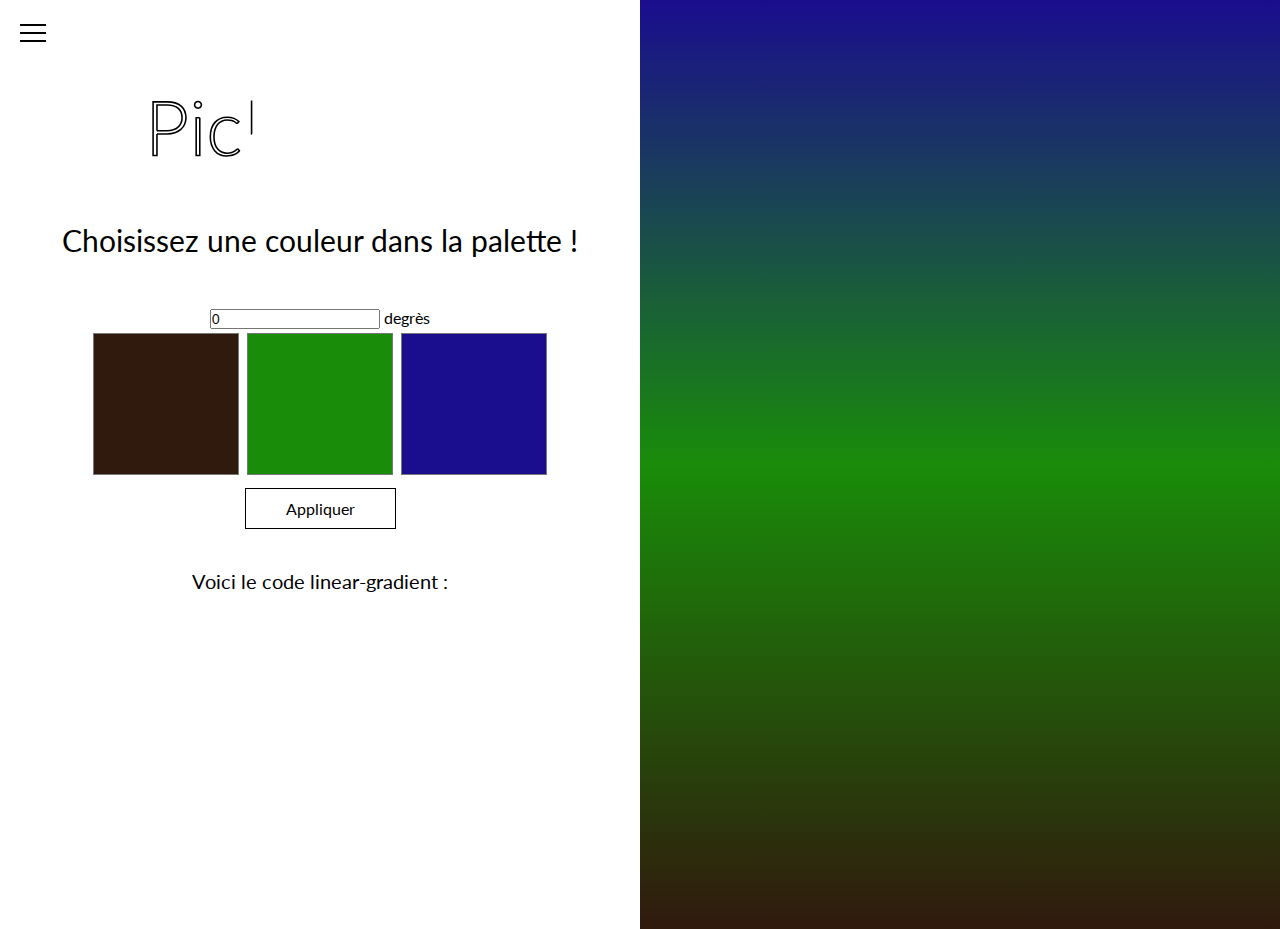
<file: menu/gradient.html>
<!DOCTYPE html>
<html>
  <head>
    <meta charset="utf-8" />
    <title>ColorPicker</title>
    <link rel="stylesheet" href="../css/style.css" />
    <link rel="icon" href="../img/icon.svg" />

    <link rel="preconnect" href="https://fonts.googleapis.com" />
    <link rel="preconnect" href="https://fonts.gstatic.com" crossorigin />
    <link
      href="https://fonts.googleapis.com/css2?family=Lato:wght@300&display=swap"
      rel="stylesheet"
    />

    <meta
      type="description"
      content="Choisissez vos couleurs et récupérer les valeurs hexadécimaux et rgb de vos différentes couleurs. Le site tend à s'améliorer et à ajouter de nouvelles fonctions comme le linear-gradient()."
    />
  </head>

  <body>
    
    <div class="hamburger-menu">
      <input id="menu__toggle" type="checkbox" />
      <label class="menu__btn" for="menu__toggle">
        <span></span>
      </label>

      <ul class="menu__box">
        <li class="label">Utilités</li>
        <li><a class="menu__item" href="../index.html">Couleur simple</a></li>
        <li><a class="menu__item" href="gradient.html">Gradient</a></li>

        <li class="label">Importants</li>
        <li>
          <a class="menu__item" href="menu/mentionlegales.html"
            >Mentions légales</a
          >
        </li>
      </ul>
    </div>

    <div class="grid">
      <div class="card">
        <div class="container_img_svg">
          <div id="lineDrawing">
            <svg
              version="1.1"
              id="Calque_1"
              x="0px"
              y="0px"
              viewBox="0 0 228 50"
              style="enable-background: new 0 0 228 50"
              xml:space="preserve"
            >
              <g
                fill="none"
                fill-rule="evenodd"
                stroke="currentColor"
                stroke-width="1"
                class="lines"
              >
                <path
                  d="M10.73,27.82V41.5H8.28V7.54h8.76c3.98,0,6.99,0.87,9.01,2.62c2.02,1.74,3.04,4.23,3.04,7.46c0,1.49-0.28,2.86-0.83,4.1
      c-0.55,1.25-1.35,2.32-2.39,3.23c-1.04,0.9-2.3,1.61-3.79,2.11c-1.49,0.5-3.17,0.76-5.04,0.76H10.73z M10.73,25.85h6.31
      c1.5,0,2.85-0.21,4.03-0.62s2.19-0.99,3.01-1.73c0.82-0.74,1.46-1.6,1.9-2.6c0.44-1,0.66-2.09,0.66-3.28c0-2.61-0.8-4.62-2.41-6.02
      s-4-2.11-7.19-2.11h-6.31V25.85z"
                />
                <path
                  d="M38.86,9.39c0,0.29-0.06,0.56-0.18,0.8c-0.12,0.25-0.28,0.47-0.47,0.66c-0.19,0.19-0.42,0.34-0.67,0.46
      s-0.53,0.17-0.82,0.17s-0.56-0.06-0.82-0.17c-0.26-0.11-0.48-0.26-0.67-0.46s-0.34-0.41-0.46-0.66c-0.11-0.25-0.17-0.52-0.17-0.8
      c0-0.29,0.06-0.56,0.17-0.83c0.11-0.26,0.26-0.49,0.46-0.68s0.42-0.34,0.67-0.46c0.26-0.11,0.53-0.17,0.82-0.17
      s0.56,0.06,0.82,0.17c0.26,0.11,0.48,0.26,0.67,0.46c0.19,0.19,0.35,0.42,0.47,0.68S38.86,9.1,38.86,9.39z M37.85,17.62V41.5h-2.28
      V17.62H37.85z"
                />
                <path
                  d="M62.02,20.81c-0.08,0.08-0.16,0.15-0.23,0.2c-0.07,0.06-0.17,0.08-0.3,0.08c-0.16,0-0.38-0.11-0.66-0.32
      c-0.28-0.22-0.65-0.45-1.12-0.71c-0.46-0.26-1.04-0.49-1.74-0.71c-0.7-0.22-1.54-0.32-2.53-0.32c-1.38,0-2.6,0.24-3.66,0.73
      c-1.06,0.49-1.96,1.19-2.69,2.1c-0.73,0.91-1.28,2.02-1.67,3.31c-0.38,1.3-0.58,2.75-0.58,4.37c0,1.68,0.2,3.17,0.59,4.46
      c0.39,1.3,0.95,2.39,1.67,3.28c0.72,0.89,1.59,1.56,2.62,2.03c1.02,0.46,2.16,0.7,3.41,0.7c1.15,0,2.12-0.14,2.89-0.41
      c0.78-0.27,1.42-0.57,1.92-0.89c0.5-0.32,0.9-0.62,1.2-0.89c0.3-0.27,0.53-0.41,0.71-0.41c0.21,0,0.37,0.08,0.48,0.24l0.62,0.77
      c-0.37,0.48-0.83,0.93-1.39,1.34c-0.56,0.42-1.19,0.78-1.9,1.08c-0.7,0.3-1.47,0.54-2.29,0.71s-1.68,0.25-2.58,0.25
      c-1.52,0-2.91-0.28-4.16-0.83c-1.26-0.55-2.34-1.35-3.24-2.4c-0.9-1.05-1.61-2.33-2.11-3.85c-0.5-1.52-0.76-3.25-0.76-5.18
      c0-1.82,0.24-3.49,0.72-4.99s1.18-2.8,2.1-3.89c0.92-1.09,2.05-1.93,3.38-2.53c1.34-0.6,2.87-0.9,4.6-0.9
      c1.55,0,2.93,0.25,4.14,0.74c1.21,0.5,2.26,1.17,3.16,2.02L62.02,20.81z"
                />
                <path
                  d="M70.66,6.58v21.29h1.1c0.22,0,0.44-0.03,0.64-0.1c0.2-0.06,0.42-0.22,0.66-0.46l9.58-9.1c0.18-0.18,0.36-0.32,0.54-0.43
      s0.42-0.17,0.71-0.17h2.02L75.36,27.63c-0.16,0.16-0.31,0.31-0.46,0.44c-0.14,0.14-0.3,0.25-0.48,0.35
      c0.26,0.13,0.47,0.28,0.65,0.46c0.18,0.18,0.36,0.37,0.55,0.58L86.69,41.5H84.7c-0.22,0-0.42-0.04-0.6-0.13
      c-0.18-0.09-0.35-0.23-0.53-0.42L73.54,30.2c-0.27-0.29-0.52-0.48-0.74-0.59c-0.22-0.1-0.58-0.16-1.06-0.16h-1.08V41.5h-2.28V6.58
      H70.66z"
                />
                <path
                  d="M117.57,35.79c0.16,0,0.3,0.06,0.41,0.17l0.96,1.03c-0.7,0.75-1.47,1.43-2.3,2.03c-0.83,0.6-1.74,1.11-2.72,1.54
      c-0.98,0.42-2.06,0.75-3.24,0.98c-1.18,0.23-2.47,0.35-3.88,0.35c-2.35,0-4.51-0.41-6.47-1.24c-1.96-0.82-3.64-1.99-5.04-3.5
      c-1.4-1.51-2.49-3.34-3.28-5.48c-0.78-2.14-1.18-4.53-1.18-7.15c0-2.58,0.4-4.93,1.21-7.06c0.81-2.13,1.94-3.96,3.41-5.48
      c1.46-1.53,3.22-2.71,5.26-3.55s4.29-1.26,6.76-1.26c1.23,0,2.36,0.09,3.38,0.28c1.02,0.18,1.98,0.45,2.87,0.79
      c0.89,0.34,1.72,0.77,2.51,1.28c0.78,0.51,1.55,1.1,2.3,1.78l-0.74,1.08c-0.13,0.19-0.33,0.29-0.6,0.29
      c-0.14,0-0.33-0.08-0.55-0.25c-0.22-0.17-0.51-0.38-0.85-0.62c-0.34-0.25-0.76-0.52-1.25-0.82c-0.49-0.3-1.07-0.57-1.74-0.82
      c-0.67-0.25-1.45-0.46-2.33-0.62c-0.88-0.17-1.88-0.25-3-0.25c-2.06,0-3.96,0.36-5.69,1.07c-1.73,0.71-3.22,1.73-4.46,3.05
      c-1.25,1.32-2.22,2.92-2.92,4.8c-0.7,1.88-1.04,3.99-1.04,6.32c0,2.4,0.34,4.54,1.03,6.43c0.69,1.89,1.64,3.48,2.86,4.79
      c1.22,1.3,2.65,2.3,4.31,3c1.66,0.7,3.45,1.04,5.39,1.04c1.22,0,2.3-0.08,3.25-0.24c0.95-0.16,1.83-0.4,2.63-0.72
      c0.8-0.32,1.54-0.71,2.23-1.18c0.69-0.46,1.37-1.01,2.04-1.63c0.08-0.06,0.16-0.12,0.23-0.16S117.48,35.79,117.57,35.79z"
                />
                <path
                  d="M134.61,17.24c1.71,0,3.24,0.29,4.6,0.88c1.35,0.58,2.49,1.41,3.42,2.48s1.64,2.36,2.12,3.88c0.49,1.51,0.73,3.2,0.73,5.08
      s-0.24,3.56-0.73,5.06c-0.49,1.5-1.2,2.79-2.12,3.86c-0.93,1.07-2.07,1.9-3.42,2.47c-1.35,0.58-2.88,0.86-4.6,0.86
      c-1.71,0-3.24-0.29-4.6-0.86c-1.35-0.58-2.5-1.4-3.43-2.47c-0.94-1.07-1.65-2.36-2.14-3.86c-0.49-1.5-0.73-3.19-0.73-5.06
      s0.24-3.56,0.73-5.08c0.49-1.51,1.2-2.8,2.14-3.88c0.94-1.07,2.08-1.9,3.43-2.48C131.37,17.53,132.9,17.24,134.61,17.24z
      M134.61,40.01c1.42,0,2.67-0.24,3.73-0.73c1.06-0.49,1.95-1.19,2.66-2.1c0.71-0.91,1.24-2.01,1.6-3.3
      c0.35-1.29,0.53-2.73,0.53-4.33c0-1.58-0.18-3.02-0.53-4.32c-0.35-1.3-0.88-2.4-1.6-3.32c-0.71-0.92-1.6-1.63-2.66-2.12
      c-1.06-0.5-2.31-0.74-3.73-0.74c-1.42,0-2.67,0.25-3.73,0.74c-1.06,0.5-1.95,1.2-2.66,2.12c-0.71,0.92-1.25,2.03-1.61,3.32
      c-0.36,1.3-0.54,2.74-0.54,4.32c0,1.6,0.18,3.04,0.54,4.33c0.36,1.29,0.9,2.39,1.61,3.3c0.71,0.91,1.6,1.61,2.66,2.1
      C131.95,39.77,133.19,40.01,134.61,40.01z"
                />
                <path d="M154.44,6.58V41.5h-2.28V6.58H154.44z" />
                <path
                  d="M171.98,17.24c1.71,0,3.24,0.29,4.6,0.88c1.35,0.58,2.49,1.41,3.42,2.48s1.64,2.36,2.12,3.88c0.49,1.51,0.73,3.2,0.73,5.08
      s-0.24,3.56-0.73,5.06c-0.49,1.5-1.2,2.79-2.12,3.86c-0.93,1.07-2.07,1.9-3.42,2.47c-1.35,0.58-2.88,0.86-4.6,0.86
      c-1.71,0-3.24-0.29-4.6-0.86c-1.35-0.58-2.5-1.4-3.43-2.47c-0.94-1.07-1.65-2.36-2.14-3.86c-0.49-1.5-0.73-3.19-0.73-5.06
      s0.24-3.56,0.73-5.08c0.49-1.51,1.2-2.8,2.14-3.88c0.94-1.07,2.08-1.9,3.43-2.48C168.74,17.53,170.27,17.24,171.98,17.24z
      M171.98,40.01c1.42,0,2.67-0.24,3.73-0.73c1.06-0.49,1.95-1.19,2.66-2.1c0.71-0.91,1.24-2.01,1.6-3.3
      c0.35-1.29,0.53-2.73,0.53-4.33c0-1.58-0.18-3.02-0.53-4.32c-0.35-1.3-0.88-2.4-1.6-3.32c-0.71-0.92-1.6-1.63-2.66-2.12
      c-1.06-0.5-2.31-0.74-3.73-0.74c-1.42,0-2.67,0.25-3.73,0.74c-1.06,0.5-1.95,1.2-2.66,2.12c-0.71,0.92-1.25,2.03-1.61,3.32
      c-0.36,1.3-0.54,2.74-0.54,4.32c0,1.6,0.18,3.04,0.54,4.33c0.36,1.29,0.9,2.39,1.61,3.3c0.71,0.91,1.6,1.61,2.66,2.1
      C169.31,39.77,170.56,40.01,171.98,40.01z"
                />
                <path
                  d="M188.85,41.5V17.62h1.2c0.27,0,0.47,0.06,0.59,0.17s0.19,0.3,0.2,0.58l0.19,5.04c0.77-1.94,1.79-3.45,3.07-4.55
      c1.28-1.1,2.86-1.64,4.73-1.64c0.72,0,1.38,0.08,1.99,0.23c0.61,0.15,1.18,0.37,1.73,0.66l-0.31,1.58
      c-0.05,0.26-0.21,0.38-0.48,0.38c-0.1,0-0.23-0.03-0.41-0.1c-0.18-0.06-0.4-0.14-0.66-0.22c-0.26-0.08-0.59-0.15-0.97-0.22
      s-0.82-0.1-1.32-0.1c-1.81,0-3.29,0.56-4.45,1.68c-1.16,1.12-2.1,2.74-2.82,4.85V41.5H188.85z"
                />
                <path
                  d="M221.06,20.6c-0.11,0.22-0.29,0.34-0.53,0.34c-0.18,0-0.4-0.1-0.68-0.3c-0.28-0.2-0.65-0.42-1.1-0.67s-1.02-0.47-1.68-0.67
      s-1.48-0.3-2.44-0.3c-0.86,0-1.65,0.12-2.36,0.37s-1.32,0.58-1.82,0.99c-0.5,0.42-0.9,0.9-1.18,1.45
      c-0.28,0.55-0.42,1.13-0.42,1.74c0,0.75,0.19,1.37,0.58,1.87c0.38,0.49,0.89,0.92,1.51,1.27s1.33,0.65,2.12,0.91
      s1.6,0.51,2.44,0.77s1.64,0.54,2.44,0.85s1.5,0.7,2.12,1.16c0.62,0.46,1.13,1.03,1.51,1.7c0.38,0.67,0.58,1.49,0.58,2.45
      c0,1.04-0.19,2.01-0.56,2.9c-0.38,0.9-0.92,1.67-1.63,2.33c-0.71,0.66-1.59,1.18-2.63,1.56c-1.04,0.38-2.22,0.58-3.55,0.58
      c-1.68,0-3.13-0.27-4.34-0.8c-1.22-0.54-2.3-1.24-3.26-2.1l0.55-0.82c0.08-0.13,0.17-0.22,0.26-0.29s0.23-0.1,0.41-0.1
      c0.21,0,0.46,0.13,0.77,0.38s0.7,0.53,1.19,0.83c0.49,0.3,1.1,0.57,1.82,0.83c0.73,0.26,1.63,0.38,2.7,0.38
      c1.01,0,1.9-0.14,2.66-0.42c0.77-0.28,1.41-0.66,1.92-1.14s0.9-1.04,1.16-1.69s0.4-1.33,0.4-2.05c0-0.8-0.19-1.46-0.58-1.99
      c-0.38-0.53-0.89-0.98-1.51-1.34c-0.62-0.37-1.33-0.68-2.12-0.94c-0.79-0.26-1.61-0.51-2.45-0.77c-0.84-0.26-1.66-0.54-2.45-0.84
      c-0.79-0.3-1.5-0.69-2.12-1.15s-1.13-1.03-1.51-1.69c-0.38-0.66-0.58-1.49-0.58-2.48c0-0.85,0.18-1.66,0.55-2.45
      c0.37-0.78,0.89-1.47,1.57-2.06c0.68-0.59,1.51-1.06,2.48-1.42c0.98-0.35,2.07-0.53,3.29-0.53c1.46,0,2.75,0.21,3.88,0.63
      c1.13,0.42,2.16,1.07,3.11,1.94L221.06,20.6z"
                />
              </g>
              <g></g>
              <g></g>
              <g></g>
              <g></g>
              <g></g>
              <g></g>
            </svg>
          </div>
        </div>

        <p class="description">Choisissez une couleur dans la palette !</p>
        <div class="option_and_colors">
          <input class="radius" type="number" value="0" />
          <span>degrès</span>
          <br />
          <input class="colors" type="color" />
          <input class="colors-bis" type="color" />
          <input class="colors-ter" type="color" /> <br />
        </div>
        <div class="btn">
          <a href="#">Appliquer</a>
        </div>
        <p class="textLinear">
          Voici le code linear-gradient : <br />
          <span></span> <br />
        </p>
      </div>
      <div class="show-colors"></div>
    </div>
  </body>
  <script
    type="text/javascript"
    src="../js/animeJS/anime-master/lib/anime.min.js"
  ></script>
  <script type="text/javascript" src="../js/gradient.js"></script>
</html>
</file>
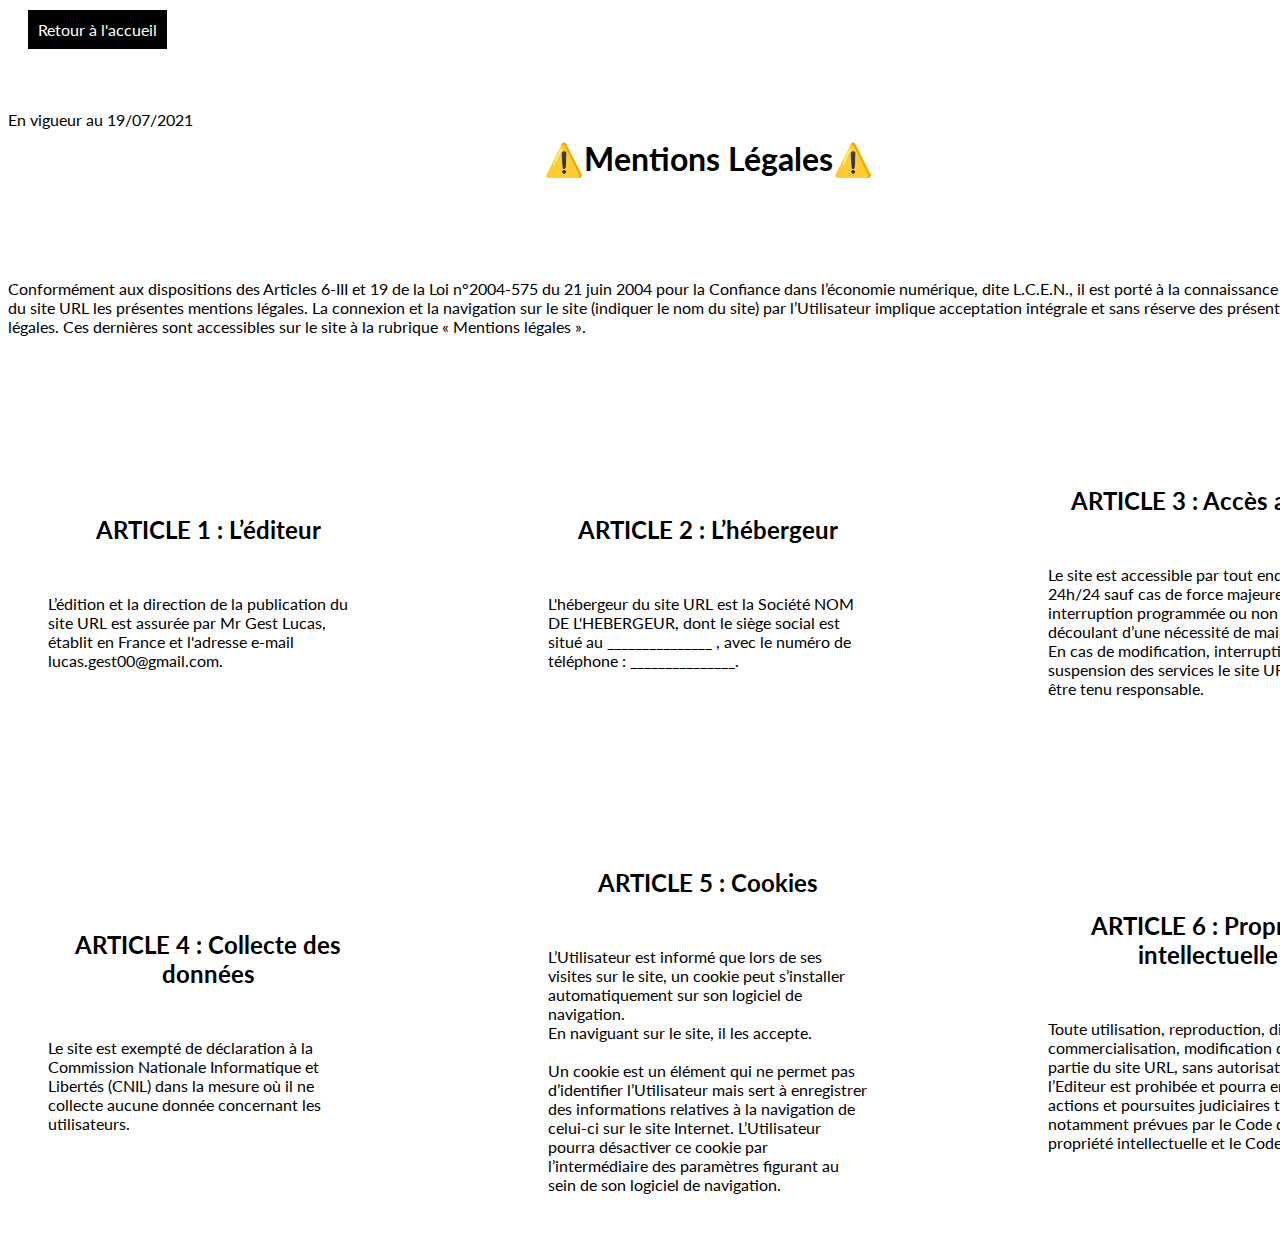
<file: menu/mentionlegales.html>
<!DOCTYPE html>
<html lang="fr-FR">
  <head>
    <meta charset="UTF-8" />
    <meta http-equiv="X-UA-Compatible" content="IE=edge" />
    <meta name="viewport" content="width=device-width, initial-scale=1.0" />
    <title>Etra Constructions | Mentions Légales</title>

    <!-- LINK -->

    <link rel="stylesheet" type="text/css" href="../css/styleMentions.css" />
    <link rel="icon" href="../img/icon.svg" />
    <link rel="preconnect" href="https://fonts.googleapis.com" />
    <link rel="preconnect" href="https://fonts.gstatic.com" crossorigin />
    <link
      href="https://fonts.googleapis.com/css2?family=Lato:wght@300&display=swap"
      rel="stylesheet" />

    <!-- FONT -->

    <link rel="preconnect" href="https://fonts.gstatic.com" />
    <link
      href="https://fonts.googleapis.com/css2?family=Ubuntu:wght@400;500&display=swap"
      rel="stylesheet" />

    <link rel="preconnect" href="https://fonts.gstatic.com" />
    <link
      href="https://fonts.googleapis.com/css2?family=Raleway:wght@100;200;300&display=swap"
      rel="stylesheet" />
  </head>

  <body>
    <p>
      <a class="back-to-home" href="../../index.html">Retour à l'accueil</a>
    </p>

    <div class="container-mention">
      <h1>⚠️Mentions Légales⚠️</h1>
      <p class="date">En vigueur au 19/07/2021</p>
      <p class="description">
        Conformément aux dispositions des Articles 6-III et 19 de la Loi
        n°2004-575 du 21 juin 2004 pour la Confiance dans l’économie numérique,
        dite L.C.E.N., il est porté à la connaissance des Utilisateurs du site
        URL les présentes mentions légales. La connexion et la navigation sur le
        site (indiquer le nom du site) par l’Utilisateur implique acceptation
        intégrale et sans réserve des présentes mentions légales. Ces dernières
        sont accessibles sur le site à la rubrique « Mentions légales ».
      </p>

      <div class="content">
        <div class="editeur">
          <h2>ARTICLE 1 : L’éditeur</h2>
          <p>
            L’édition et la direction de la publication du site URL est assurée
            par Mr Gest Lucas, établit en France et l'adresse e-mail lucas.gest00@gmail.com.
          </p>
        </div>

        <div class="hebergeur">
          <h2>ARTICLE 2 : L’hébergeur</h2>
          <p>
            L'hébergeur du site URL est la Société NOM DE L'HEBERGEUR, dont le
            siège social est situé au _______________ , avec le numéro de
            téléphone : _______________.
          </p>
        </div>

        <div class="site">
          <h2>ARTICLE 3 : Accès au site</h2>
          <p>
            Le site est accessible par tout endroit, 7j/7, 24h/24 sauf cas de
            force majeure, interruption programmée ou non et pouvant découlant
            d’une nécessité de maintenance. En cas de modification, interruption
            ou suspension des services le site URL ne saurait être tenu
            responsable.
          </p>
        </div>

        <div class="donnees">
          <h2>ARTICLE 4 : Collecte des données</h2>
          <p>
            Le site est exempté de déclaration à la Commission Nationale
            Informatique et Libertés (CNIL) dans la mesure où il ne collecte
            aucune donnée concernant les utilisateurs.
          </p>
        </div>

        <div class="cookie">
          <h2>ARTICLE 5 : Cookies</h2>
          <p>
            L’Utilisateur est informé que lors de ses visites sur le site, un
            cookie peut s’installer automatiquement sur son logiciel de
            navigation. <br />
            En naviguant sur le site, il les accepte. <br /><br />
            Un cookie est un élément qui ne permet pas d’identifier
            l’Utilisateur mais sert à enregistrer des informations relatives à
            la navigation de celui-ci sur le site Internet. L’Utilisateur pourra
            désactiver ce cookie par l’intermédiaire des paramètres figurant au
            sein de son logiciel de navigation.
          </p>
        </div>

        <div class="propriete">
          <h2>ARTICLE 6 : Propriété intellectuelle</h2>
          <p>
            Toute utilisation, reproduction, diffusion, commercialisation,
            modification de toute ou partie du site URL, sans autorisation de
            l’Editeur est prohibée et pourra entraînée des actions et poursuites
            judiciaires telles que notamment prévues par le Code de la propriété
            intellectuelle et le Code civil
          </p>
        </div>
      </div>
    </div>
  </body>
</html>
</file>
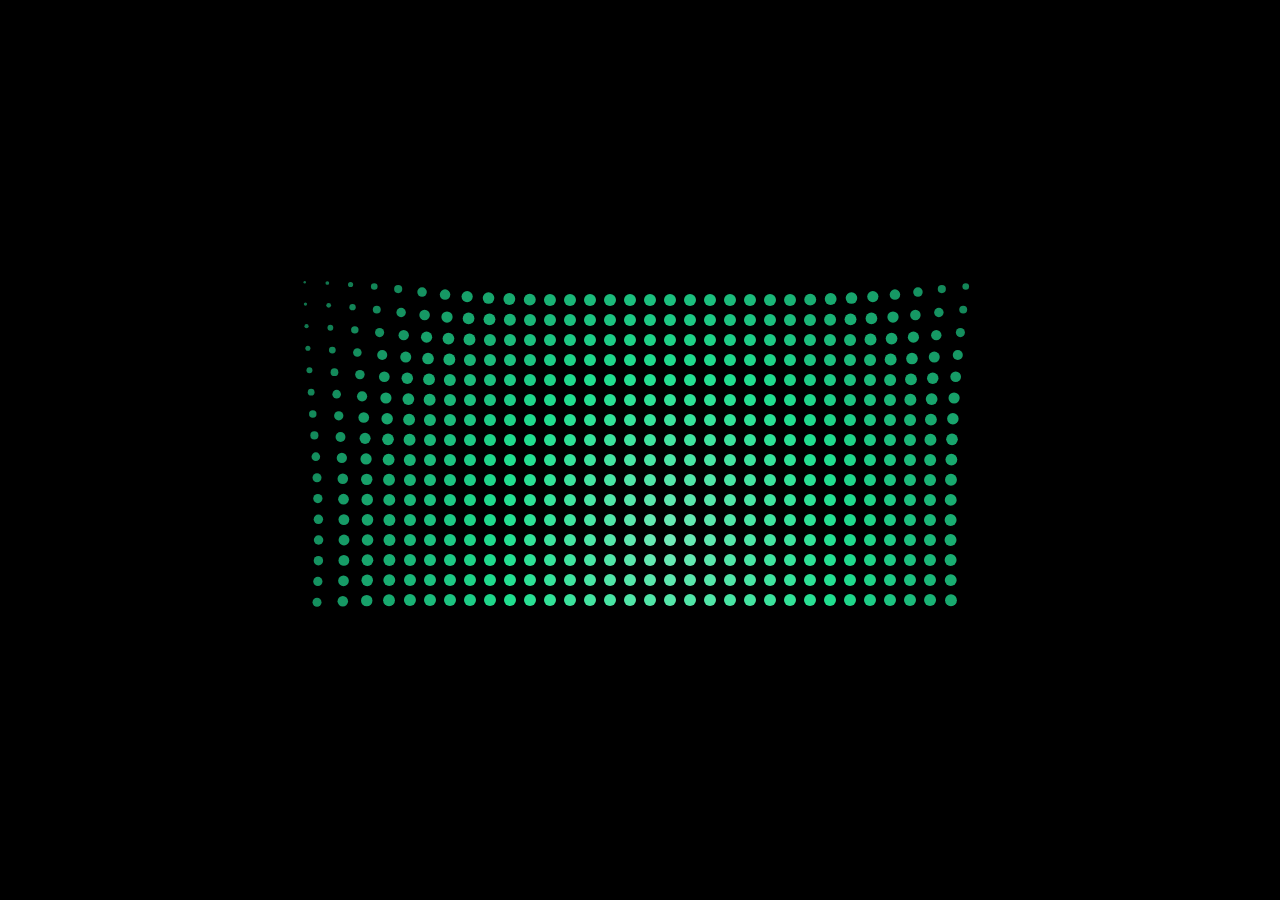
<file: js/animeJS/anime-master/documentation/examples/advanced-staggering-2.html>
<!DOCTYPE html>
<html>
<head>
  <title>advanced staggering • anime.js</title>
  <meta charset="utf-8">
  <meta name="viewport" content="width=device-width, initial-scale=1, maximum-scale=1">
  <meta property="og:title" content="anime.js">
  <meta property="og:url" content="https://animejs.com">
  <meta property="og:description" content="Javascript Animation Engine">
  <meta property="og:image" content="https://animejs.com/documentation/assets/img/icons/og.png">
  <meta name="twitter:card" content="summary">
  <meta name="twitter:title" content="anime.js">
  <meta name="twitter:site" content="@juliangarnier">
  <meta name="twitter:description" content="Javascript Animation Engine">
  <meta name="twitter:image" content="https://animejs.com/documentation/assets/img/icons/twitter.png">
  <link rel="apple-touch-icon-precomposed" href="../assets/img/social-media-image.png">
  <link rel="icon" type="image/png" href="../assets/img/favicon.png" >
  <link href="../assets/css/animejs.css" rel="stylesheet">
  <link href="../assets/css/documentation.css" rel="stylesheet">
  <style>

    :root {
      font-size: 20px;
    }

    body {
      display: flex;
      flex-wrap: wrap;
      justify-content: center;
      align-items: center;
      height: 100vh;
      background-color: #000;
    }

    .stagger-visualizer {
      display: flex;
      flex-wrap: wrap;
      justify-content: center;
      align-items: center;
      position: relative;
      width: 32rem;
      height: 16rem;
    }

    .dots-wrapper {
      position: absolute;
      display: flex;
      flex-wrap: wrap;
      justify-content: center;
      align-items: center;
      width: 100%;
      height: 100%;
    }

    .stagger-visualizer .dot {
      position: relative;
      width: calc(1rem - 8px);
      height: calc(1rem - 8px);
      margin: 4px;
      border-radius: 50%;
      background-color: currentColor;
    }

  </style>
</head>
<body>

  <div class="stagger-visualizer">
    <div class="dots-wrapper"></div>
  </div>

</body>
<script type="module">

  import anime from '../../src/index.js';

  var advancedStaggeringAnimation = (function() {

    var staggerVisualizerEl = document.querySelector('.stagger-visualizer');
    var dotsWrapperEl = staggerVisualizerEl.querySelector('.dots-wrapper');
    var dotsFragment = document.createDocumentFragment();
    var grid = [32, 16];
    var cellSize = 1;
    var numberOfElements = grid[0] * grid[1];
    var animation;
    var paused = true;

    for (var i = 0; i < numberOfElements; i++) {
      var dotEl = document.createElement('div');
      dotEl.classList.add('dot');
      dotsFragment.appendChild(dotEl);
    }

    dotsWrapperEl.appendChild(dotsFragment);

    var index = anime.random(0, numberOfElements-1);
    var nextIndex = 0;

    function play() {

      paused = false;
      if (animation) animation.pause();

      nextIndex = anime.random(0, numberOfElements-1);

      var saturation = 75;

      var colorStart = anime.random(0, 256);
      var colorEnd = anime.random(0, 256);
      var colorRangeValue = [colorStart, colorEnd];
      var luminosityStart = anime.random(60, 80);
      var luminosityEnd = anime.random(20, 40);
      var luminosityRangeValue = [luminosityStart, luminosityEnd];

      function staggeredGridColors(el, i, total) {
        var hue = Math.round(anime.stagger(colorRangeValue, {grid: grid, from: index})(el, i, total));
        var luminosity = Math.round(anime.stagger(luminosityRangeValue, {grid: grid, from: index})(el, i, total));
        return 'hsl(' + hue + ', ' + saturation + '%, ' + luminosity + '%)';
      }

      animation = anime({
        targets: '.stagger-visualizer .dot',
        keyframes: [
          {
            zIndex: function(el, i, total) {
              return Math.round(anime.stagger([numberOfElements, 0], {grid: grid, from: index})(el, i, total));
            },
            translateX: anime.stagger('-.001rem', {grid: grid, from: index, axis: 'x'}),
            translateY: anime.stagger('-.001rem', {grid: grid, from: index, axis: 'y'}),
            duration: 200
          }, {
            translateX: anime.stagger('.075rem', {grid: grid, from: index, axis: 'x'}),
            translateY: anime.stagger('.075rem', {grid: grid, from: index, axis: 'y'}),
            scale: anime.stagger([2, .2], {grid: grid, from: index}),
            backgroundColor: staggeredGridColors,
            duration: 450
          }, {
            translateX: 0,
            translateY: 0,
            scale: 1,
            duration: 500,
          }
        ],
        delay: anime.stagger(60, {grid: grid, from: index}),
        easing: 'easeInOutQuad',
        complete: play
      }, 30)

      index = nextIndex;

    }

    play();

  })();

</script>
</html>
</file>
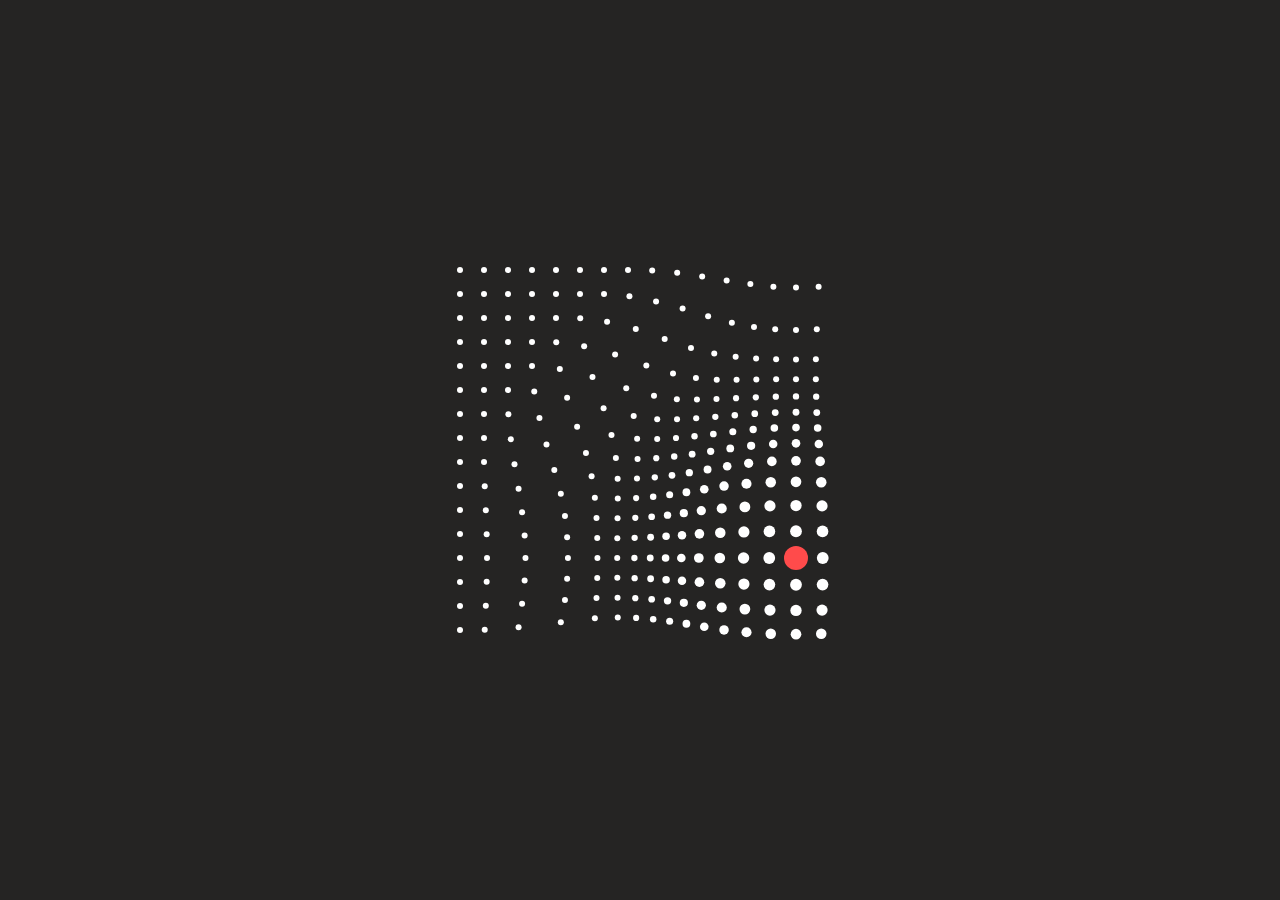
<file: js/animeJS/anime-master/documentation/examples/advanced-staggering.html>
<!DOCTYPE html>
<html>
<head>
  <title>advanced staggering • anime.js</title>
  <meta charset="utf-8">
  <meta name="viewport" content="width=device-width, initial-scale=1, maximum-scale=1">
  <meta property="og:title" content="anime.js">
  <meta property="og:url" content="https://animejs.com">
  <meta property="og:description" content="Javascript Animation Engine">
  <meta property="og:image" content="https://animejs.com/documentation/assets/img/icons/og.png">
  <meta name="twitter:card" content="summary">
  <meta name="twitter:title" content="anime.js">
  <meta name="twitter:site" content="@juliangarnier">
  <meta name="twitter:description" content="Javascript Animation Engine">
  <meta name="twitter:image" content="https://animejs.com/documentation/assets/img/icons/twitter.png">
  <link rel="apple-touch-icon-precomposed" href="../assets/img/social-media-image.png">
  <link rel="icon" type="image/png" href="../assets/img/favicon.png" >
  <link href="../assets/css/animejs.css" rel="stylesheet">
  <link href="../assets/css/documentation.css" rel="stylesheet">
  <style>

    :root {
      font-size: 24px;
    }

    body {
      display: flex;
      flex-wrap: wrap;
      justify-content: center;
      align-items: center;
      height: 100vh;
    }

    .stagger-visualizer {
      position: relative;
      display: flex;
      flex-wrap: wrap;
      justify-content: center;
      align-items: center;
      width: 16rem;
      height: 16rem;
    }

    .stagger-visualizer .dot {
      position: relative;
      width: .25rem;
      height: .25rem;
      margin: .375rem;
      background-color: currentColor;
      border-radius: 50%;
    }

    .stagger-visualizer .cursor {
      position: absolute;
      z-index: 1;
      top: 0;
      left: 0;
      width: 1rem;
      height: 1rem;
      background-color: currentColor;
      border-radius: 50%;
    }

  </style>
</head>
<body>

  <div class="stagger-visualizer">
    <div class="cursor color-red"></div>
  </div>

</body>
<script type="module">

  import anime from '../../src/index.js';

  const staggerVisualizerEl = document.querySelector('.stagger-visualizer');
  const fragment = document.createDocumentFragment();
  const numberOfElements = 16*16;
  var animation;

  for (let i = 0; i < numberOfElements; i++) {
    const dotEl = document.createElement('div');
    dotEl.classList.add('dot');
    fragment.appendChild(dotEl);
  }

  staggerVisualizerEl.appendChild(fragment);

  let index = anime.random(0, numberOfElements);
  let nextIndex = 0;

  function animateGrid() {

    if (animation) animation.pause();

    nextIndex = anime.random(0, numberOfElements);

    anime.set('.cursor', {
      translateX: anime.stagger('-1rem', {grid: [16, 16], from: index, axis: 'x'}),
      translateY: anime.stagger('-1rem', {grid: [16, 16], from: index, axis: 'y'})
    });

    animation = anime.timeline({
      easing: 'easeInOutQuad',
      complete: animateGrid
    })
    .add({
      targets: '.cursor',
      keyframes: [
        { scale: .625 }, 
        { scale: 1.125 },
        { scale: 1 }
      ],
      duration: 600
    })
    .add({
      targets: '.dot',
      keyframes: [
        {
          translateX: anime.stagger('-.175rem', {grid: [16, 16], from: index, axis: 'x'}),
          translateY: anime.stagger('-.175rem', {grid: [16, 16], from: index, axis: 'y'}),
          duration: 200
        }, {
          translateX: anime.stagger('.125rem', {grid: [16, 16], from: index, axis: 'x'}),
          translateY: anime.stagger('.125rem', {grid: [16, 16], from: index, axis: 'y'}),
          scale: 2,
          duration: 500
        }, {
          translateX: 0,
          translateY: 0,
          scale: 1,
          duration: 600,
        }
      ],
      delay: anime.stagger(50, {grid: [16, 16], from: index})
    }, '-=600')
    .add({
      targets: '.cursor',
      translateX: { value: anime.stagger('-1rem', {grid: [16, 16], from: nextIndex, axis: 'x'}), duration: anime.random(400, 1200) },
      translateY: { value: anime.stagger('-1rem', {grid: [16, 16], from: nextIndex, axis: 'y'}), duration: anime.random(400, 1200) },
      easing: 'easeOutSine'
    }, '-=1100')

    index = nextIndex;

  }

  animateGrid();

</script>
</html>
</file>
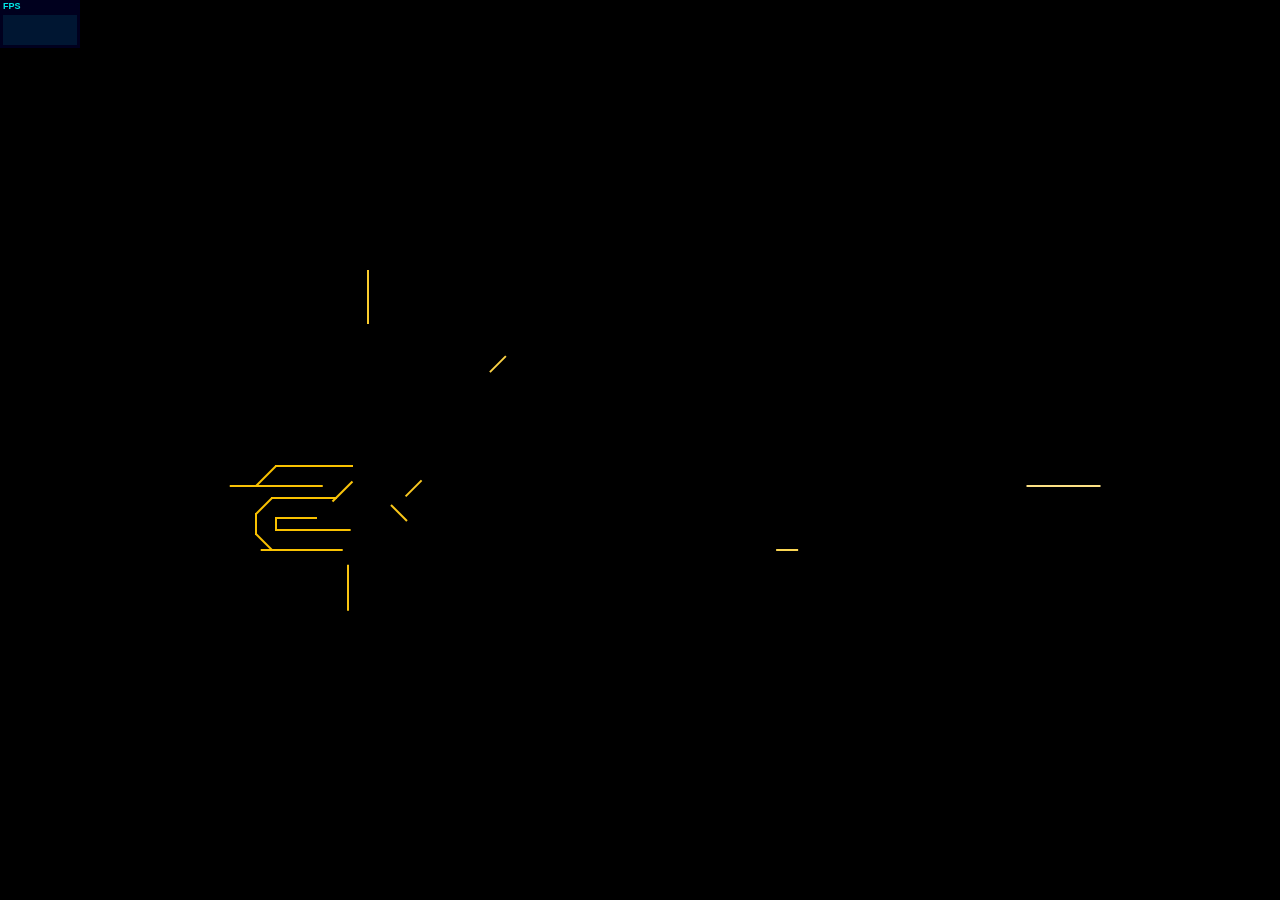
<file: js/animeJS/anime-master/documentation/examples/animejs-mgs-logo-animation.html>
<!DOCTYPE html>
<html>
<head>
  <title>Anime MGS logo animation | anime.js</title>
  <meta charset="utf-8">
  <meta name="viewport" content="width=device-width, initial-scale=1, maximum-scale=1">
  <meta property="og:title" content="anime.js">
  <meta property="og:url" content="https://animejs.com">
  <meta property="og:description" content="Javascript Animation Engine">
  <meta property="og:image" content="https://animejs.com/documentation/assets/img/icons/og.png">
  <meta name="twitter:card" content="summary">
  <meta name="twitter:title" content="anime.js">
  <meta name="twitter:site" content="@juliangarnier">
  <meta name="twitter:description" content="Javascript Animation Engine">
  <meta name="twitter:image" content="https://animejs.com/documentation/assets/img/icons/twitter.png">
  <link rel="apple-touch-icon-precomposed" href="../assets/img/social-media-image.png">
  <link rel="icon" type="image/png" href="../assets/img/favicon.png">
  <link href="../assets/css/animejs.css" rel="stylesheet">
  <link href="../assets/css/documentation.css" rel="stylesheet">
  <script src="../../lib/anime.min.js"></script>
  <!-- <script src="../assets/js/anime/anime.2.2.0.js"></script> -->
  <style>

    html,
    body {
      background-color: black;
    }

    section {
      position: absolute;
      width: 100%;
      height: 100%;
      display: flex;
      justify-content: center;
    }

    .mgs-logo { margin: auto; }
    .vert { transform-origin: center bottom; }
    .hori { transform-origin: 0% 50%; }
    .diag-left { transform-origin: 100% 100%; }
    .diag-right { transform-origin: 100% 0%; }

    .stripes path,
    .text-fills path,
    .katakana path,
    .line {
      opacity: 0
    }

  </style>
</head>
<body>
  <section>
    <svg class="mgs-logo" width="100%" height="448" viewBox="0 0 1024 448">
      <g class="stripes" transform="translate(321.000000, 160.000000)" fill="#FFF">
        <path d="M8,20 L12,16 L92,16 L88,20 L8,20 L8,20 L8,20 L8,20 Z" class="stripe stripe-left"></path>
        <path d="M4,24 L0,28 L80,28 L84,24 L4,24 L4,24 L4,24 L4,24 Z" class="stripe stripe-left"></path>
        <path d="M16,12 L20,8 L100,8 L96,12 L16,12 L16,12 L16,12 L16,12 Z" class="stripe stripe-left"></path>
        <path d="M24,4 L28,0 L108,7.10542736e-15 L104,4 L24,4 L24,4 L24,4 L24,4 Z" class="stripe stripe-left"></path>
      </g>
      <g class="stripes" transform="translate(592.000000, 160.000000)" fill="#FFF">
        <path d="M8,20 L12,16 L92,16 L88,20 L8,20 L8,20 L8,20 L8,20 Z" class="stripe stripe-right"></path>
        <path d="M4,24 L0,28 L80,28 L84,24 L4,24 L4,24 L4,24 L4,24 Z" class="stripe stripe-right"></path>
        <path d="M16,12 L20,8 L100,8 L96,12 L16,12 L16,12 L16,12 L16,12 Z" class="stripe stripe-right"></path>
        <path d="M24,4 L28,0 L108,7.10542736e-15 L104,4 L24,4 L24,4 L24,4 L24,4 Z" class="stripe stripe-right"></path>
      </g>
      <g class="katakana" transform="translate(202.000000, 128.000000)" fill="#FFF">
        <path d="M55,33 L56,32 L136,32 L135,33 L55,33 Z" data-d="M0,92 L60,32 L140,32 L80,92 L0,92 Z"></path>
        <path d="M28,28 L29,28 L1,0 L0,0 L28,28 Z" data-d="M32,28 L230,28 L202,0 L4,0 L32,28 Z"></path>
        <path d="M232,28 L204,0 L205,0 L233,28 L232,28 Z" data-d="M236,28 L208,0 L388,0 L416,28 L236,28 Z"></path>
        <path d="M169,92 L197,64 L199,64 L171,92 L169,92 Z" data-d="M173,92 L201,64 L381,64 L353,92 L173,92 Z"></path>
        <path d="M435,92 L355,92 L356,91 L436,91 L435,92 Z" data-d="M439,92 L359,92 L387,64 L467,64 L439,92 Z"></path>
        <path d="M497,28 L498,28 L470,0 L469,0 L497,28 Z" data-d="M422,28 L502,28 L474,0 L394,0 L422,28 Z"></path>
        <path d="M476,65 L556,65 L555,64 L475,64 L476,65 Z" data-d="M507,92 L587,92 L559,64 L479,64 L507,92 Z"></path>
        <path d="M554,59 L553,60 L473,60 L474,59 L554,59 Z" data-d="M617,0 L557,60 L477,60 L537,0 L617,0 Z"></path>
      </g>
      <g class="text-fills" transform="translate(128.000000, 240.000000)" fill="#FFF">
        <path d="M0,48 L0,68 L16,84 L96,84 L112,68 L112,16 L96,0 L20,0 L0,20 L92,20 L92,64 L20,64 L20,52 L60,52 L80,32 L16,32 L0,48 Z" id="a"></path>
        <path d="M216,84 L236,84 L236,16 L220,0 L140,0 L124,16 L124,84 L144,84 L144,20 L216,20 L216,84 L216,84 Z" id="n"></path>
        <path d="M248,0 L268,0 L268,84 L248,84 L248,0 Z" id="i"></path>
        <path d="M300,20 L300,84 L280,84 L280,16 L296,0 L408,0 L424,16 L424,84 L404,84 L404,20 L362,20 L362,84 L342,84 L342,20 L300,20 Z" id="m"></path>
        <path d="M548,36 L548,16 L532,2.55795385e-13 L452,2.4158453e-13 L436,16 L436,68 L452,84 L528,84 L548,64 L456,64 L456,20 L528,20 L528,32 L488,32 L468,52 L532,52 L548,36 L548,36 Z" id="e"></path>
        <path d="M562,64 L582,84 L626,84 L642,68 L642,0 L622,0 L622,64 L562,64 Z" id="j"></path>
        <path d="M674,20 L766,20 L746,0 L670,0 L654,16 L654,36 L670,52 L746,52 L746,64 L654,64 L674,84 L750,84 L766,68 L766,48 L750,32 L674,32 L674,20 Z" id="s"></path>
      </g>
      <g stroke="#FFF" stroke-width="2" fill="none" fill-rule="evenodd">
        <path d="M148,292 L148,304" class="line vert" stroke-linecap="square"></path>
        <path d="M128,288 L128,308" class="line vert" stroke-linecap="square"></path>
        <path d="M148,240 L128,260" class="line diag-right"></path>
        <path d="M128,308 L144,324" class="line diag-left"></path>
        <path d="M144,272 L128,288" class="line diag-right"></path>
        <path d="M148,240 L224,240" class="line hori" stroke-linecap="square"></path>
        <path d="M144,272 L208,272" class="line hori" stroke-linecap="square"></path>
        <path d="M148,292 L188,292" class="line hori" stroke-linecap="square"></path>
        <path d="M148,304 L220,304" class="line hori" stroke-linecap="square"></path>
        <path d="M144,324 L224,324" class="line hori" stroke-linecap="square"></path>
        <path d="M129,260 L220,260" class="line hori" stroke-linecap="square"></path>
        <path d="M208,272 L188,292" class="line diag-right"></path>
        <path d="M220,260 L220,304" class="line vert" stroke-linecap="square"></path>
        <path d="M224,240 L240,256" class="line diag-left"></path>
        <path d="M240,308 L224,324" class="line diag-right"></path>
        <path d="M240,256 L240,308" class="line vert" stroke-linecap="square"></path>
        <path d="M252,256 L252,324" class="line vert" stroke-linecap="square"></path>
        <path d="M268,240 L252,256" class="line diag-right"></path>
        <path d="M252,324 L272,324" class="line hori" stroke-linecap="square"></path>
        <path d="M272,260 L272,324" class="line vert" stroke-linecap="square"></path>
        <path d="M268,240 L348,240" class="line hori" stroke-linecap="square"></path>
        <path d="M272,260 L344,260" class="line hori" stroke-linecap="square"></path>
        <path d="M344,260 L344,324" class="line vert" stroke-linecap="square"></path>
        <path d="M348,240 L364,256" class="line diag-left"></path>
        <path d="M344,324 L364,324" class="line hori" stroke-linecap="square"></path>
        <path d="M364,256 L364,324" class="line vert" stroke-linecap="square"></path>
        <path d="M376,240 L376,324" class="line vert" stroke-linecap="square"></path>
        <path d="M376,324 L396,324" class="line hori" stroke-linecap="square"></path>
        <path d="M376,240 L396,240" class="line hori" stroke-linecap="square"></path>
        <path d="M396,240 L396,324" class="line vert" stroke-linecap="square"></path>
        <path d="M408,256 L408,324" class="line vert" stroke-linecap="square"></path>
        <path d="M424,240 L408,256" class="line diag-right"></path>
        <path d="M408,324 L428,324" class="line hori" stroke-linecap="square"></path>
        <path d="M428,261 L428,323" class="line vert" stroke-linecap="square"></path>
        <path d="M424,240 L536,240" class="line hori" stroke-linecap="square"></path>
        <path d="M428,260 L470,260" class="line hori" stroke-linecap="square"></path>
        <path d="M470,261 L470,323" class="line vert" stroke-linecap="square"></path>
        <path d="M470,324 L490,324" class="line hori" stroke-linecap="square"></path>
        <path d="M490,261 L490,323" class="line vert" stroke-linecap="square"></path>
        <path d="M490,260 L532,260" class="line hori" stroke-linecap="square"></path>
        <path d="M532,261 L532,323" class="line vert" stroke-linecap="square"></path>
        <path d="M536,240 L552,256" class="line diag-left"></path>
        <path d="M532,324 L552,324" class="line hori" stroke-linecap="square"></path>
        <path d="M552,256 L552,324" class="line vert" stroke-linecap="square"></path>
        <path d="M564,256 L564,308" class="line vert" stroke-linecap="square"></path>
        <path d="M564,308 L580,324" class="line diag-left"></path>
        <path d="M580,240 L564,256" class="line diag-right"></path>
        <path d="M584,260 L584,304" class="line vert" stroke-linecap="square"></path>
        <path d="M616,272 L596,292" class="line diag-right"></path>
        <path d="M580,240 L660,240" class="line hori" stroke-linecap="square"></path>
        <path d="M584,260 L656,260" class="line hori" stroke-linecap="square"></path>
        <path d="M580,324 L656,324" class="line hori" stroke-linecap="square"></path>
        <path d="M596,292 L660,292" class="line hori" stroke-linecap="square"></path>
        <path d="M616,272 L656,272" class="line hori" stroke-linecap="square"></path>
        <path d="M656,260 L656,272" class="line vert" stroke-linecap="square"></path>
        <path d="M660,240 L676,256" class="line diag-left"></path>
        <path d="M676,304 L656,324" class="line diag-right"></path>
        <path d="M676,276 L660,292" class="line diag-right"></path>
        <path d="M584,304 L676,304" class="line hori" stroke-linecap="square"></path>
        <path d="M676,256 L676,276" class="line vert" stroke-linecap="square"></path>
        <path d="M690,304 L710,324" class="line diag-left"></path>
        <path d="M690,304 L750,304" class="line hori" stroke-linecap="square"></path>
        <path d="M710,324 L754,324" class="line hori" stroke-linecap="square"></path>
        <path d="M750,240 L750,304" class="line vert" stroke-linecap="square"></path>
        <path d="M770,308 L754,324" class="line diag-right"></path>
        <path d="M750,240 L770,240" class="line hori" stroke-linecap="square"></path>
        <path d="M770,240 L770,308" class="line vert" stroke-linecap="square"></path>
        <path d="M782,256 L782,276" class="line vert" stroke-linecap="square"></path>
        <path d="M782,276 L798,292" class="line diag-left"></path>
        <path d="M782,304 L802,324" class="line diag-left"></path>
        <path d="M798,240 L782,256" class="line diag-right"></path>
        <path d="M802,260 L802,272" class="line vert" stroke-linecap="square"></path>
        <path d="M798,240 L874,240" class="line hori" stroke-linecap="square"></path>
        <path d="M802,272 L878,272" class="line hori" stroke-linecap="square"></path>
        <path d="M802,324 L878,324" class="line hori" stroke-linecap="square"></path>
        <path d="M798,292 L874,292" class="line hori" stroke-linecap="square"></path>
        <path d="M782,304 L874,304" class="line hori" stroke-linecap="square"></path>
        <path d="M874,292 L874,304" class="line vert" stroke-linecap="square"></path>
        <path d="M878,272 L894,288" class="line diag-left"></path>
        <path d="M874,240 L894,260" class="line diag-left"></path>
        <path d="M894,308 L878,324" class="line diag-right"></path>
        <path d="M802,260 L894,260" class="line hori" stroke-linecap="square"></path>
        <path d="M894,288 L894,308" class="line vert" stroke-linecap="square"></path>
      </g>
    </svg>
  </section>
  <script>

  var logoAnimation = anime.timeline({
    direction: 'alternate',
    loop: true
  });

  logoAnimation
  .add({
      targets: '.stripes path',
      translateX: [-1000, 0],
      opacity: {
        value: 1,
        duration: 100
      },
      fill: '#F9C100',
      delay: (el, i) => 2200 + (i * 75),
      duration: 400,
      easing: 'easeOutExpo',
    }, 0)
  .add({
      targets: '.katakana path',
      d: (el) => el.getAttribute('data-d'),
      opacity: {
        value: [0, 1],
        duration: 100
      },
      fill: '#F9C100',
      delay: (el, i) => 2400 + (i * 120),
      duration: 1200,
      easing: 'easeOutCirc',
    }, 0)
    .add({
      targets: '.text-fills path',
      opacity: [0, 1],
      fill: '#F9C100',
      easing: 'easeOutExpo',
      duration: 200,
      delay: (t, i) => 3300 + (anime.random(0, 450)),
    }, 0)
    .add({
      targets: '.line',
      translateX: (target) => {
        let x = 1200;
        let translate;
        if (target.classList.contains('hori')) translate = anime.random(0, 1) ? x : -x;
        if (target.classList.contains('diag-right') || target.classList.contains('diag-left')) translate =  x / 3;
        return [translate, 0];
      },
      translateY: (target) => {
        let y = 1200;
        let translate;
        if (target.classList.contains('vert')) translate = anime.random(0, 1) ? y : -y;
        if (target.classList.contains('diag-right')) translate =  -y / 3;
        if (target.classList.contains('diag-left')) translate =  y / 3;
        return [translate, 0];
      },
      stroke: '#F9C100',
      opacity: {
        value: [0, 1],
        duration: 100,
      },
      delay: (t, i) => (i * 25),
      duration: 500,
      easing: 'easeOutSine',
    }, 0);

  </script>
  <script src="../assets/js/vendors/stats.min.js"></script>
</body>
</html>
</file>
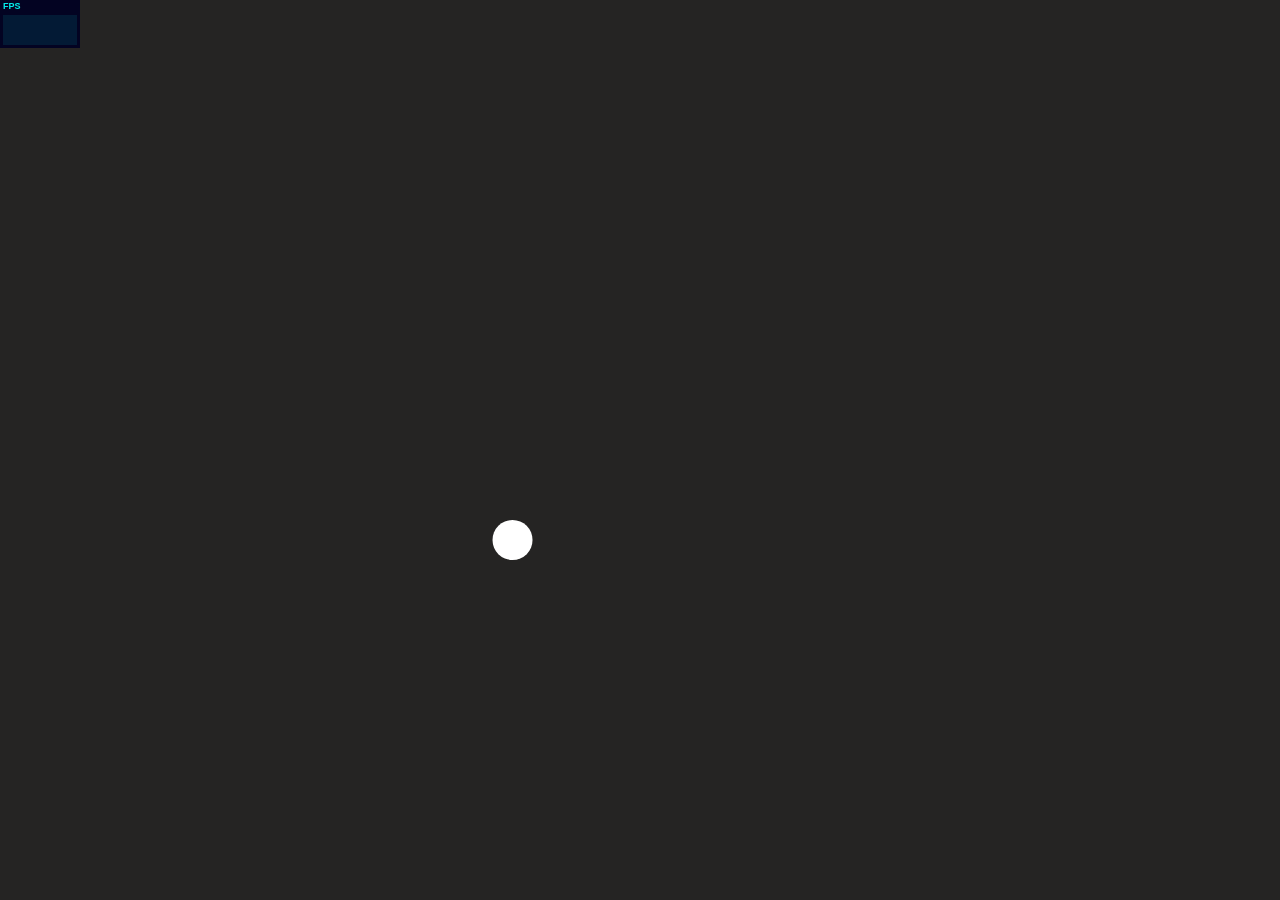
<file: js/animeJS/anime-master/documentation/examples/animejs-v2-logo-animation.html>
<!DOCTYPE html>
<html>
<head>
  <title>Anime logo animation | anime.js</title>
  <meta charset="utf-8">
  <meta name="viewport" content="width=device-width, initial-scale=1, maximum-scale=1">
  <meta property="og:title" content="anime.js">
  <meta property="og:url" content="https://animejs.com">
  <meta property="og:description" content="Javascript Animation Engine">
  <meta property="og:image" content="https://animejs.com/documentation/assets/img/icons/og.png">
  <meta name="twitter:card" content="summary">
  <meta name="twitter:title" content="anime.js">
  <meta name="twitter:site" content="@juliangarnier">
  <meta name="twitter:description" content="Javascript Animation Engine">
  <meta name="twitter:image" content="https://animejs.com/documentation/assets/img/icons/twitter.png">
  <link rel="apple-touch-icon-precomposed" href="../assets/img/social-media-image.png">
  <link rel="icon" type="image/png" href="../assets/img/favicon.png">
  <link href="../assets/css/animejs.css" rel="stylesheet">
  <link href="../assets/css/documentation.css" rel="stylesheet">
  <script src="../../lib/anime.min.js"></script>
  <!-- <script src="../assets/js/anime/anime.2.2.0.js"></script> -->
  <style>
    body {
      opacity: 0;
      display: flex;
      flex-direction: column;
      justify-content: center;
    }
    body.ready {
      opacity: 1;
    }
    .logo-animation {
      display: flex;
      align-items: center;
      justify-content: center;
      width: 100%;
      margin-top: -40px;
    }
    .letters {
      position: relative;
      display: flex;
      width: 682px;
      height: 162px;
    }
    .letter {
      position: relative;
      width: 162px;
      height: 162px;
    }
    .letter:not(:first-child) {
      margin-left: -42px;
    }
    .letter-i {
      z-index: 1;
      width: 82px;
      transform-origin: 100% 50%;
    }
    .dot {
      position: absolute;
      width: 42px;
      height: 42px;
      transform: scale(0);
    }
    .dot-i {
      top: 0;
      left: 240px;
    }
    .dot-e {
      bottom: 0;
      right: 0;
    }
    .logo-icon {
      display: flex;
      position: absolute;
      left: 230px;
      top: -10px;
      width: 222px;
      height: 62px;
    }
    .icon {
      width: 62px;
      height: 62px;
      opacity: 0;
    }
    .icon-text {
      position: absolute;
      top: 60px;
      left: 60px;
      width: 160px;
      height: 62px;
    }
    .icon-text path,
    .icon-text polygon {
      opacity: 0;
    }
  </style>
</head>
<body>
  <div class="logo-animation">
    <div class="letters">
      <div class="letter letter-a">
        <svg viewBox="0 0 162 162">
          <g fill="none" fill-rule="evenodd" stroke="#5E89FB">
            <path class="fill in" stroke-width="40" d="M101 141H81a60 60 0 1 1 0-120c33.14 0 59 26.86 60 60v80"/>
            <path class="fill out" stroke-width="40" d="M141 161V81c-1-33.14-26.86-60-60-60a60 60 0 1 0 0 120h20"/>
            <path class="line out" stroke-width="2" d="M121 161V81.33C120.18 58.59 102.7 41 81 41a40 40 0 1 0 0 80h20v40H81A80 80 0 1 1 81 1c43.8 0 78.66 35.27 80 79.7V161h-40z"/>
          </g>
        </svg>
      </div>
      <div class="letter letter-n">
        <svg viewBox="0 0 162 162">
          <g fill="none" fill-rule="evenodd" stroke="#FB155A">
            <path class="fill in" stroke-width="40" d="M21 161V1"/>
            <path class="fill out" stroke-width="40" d="M21 1v160"/>
            <path class="fill in" stroke-width="40" d="M21 161V81c1-33.14 26.86-60 60-60a60 60 0 0 1 60 60v80"/>
            <path class="fill out" stroke-width="40" d="M141 161V81a60 60 0 0 0-60-60c-33.14 0-59 26.86-60 60v80"/>
            <path class="line out" stroke-width="2" d="M41 161V1H1v160h40z"/>
            <path class="line out" stroke-width="2" d="M1 161V80.4C2.35 36.27 37.2 1 81 1a80 80 0 0 1 80 80v80h-40V81a40 40 0 0 0-40-40c-21.7 0-39.18 17.59-40 40.33V161H1z"/>
          </g>
        </svg>
      </div>
      <div class="letter letter-i">
        <svg viewBox="0 0 82 162">
          <g fill="none" fill-rule="evenodd" stroke="#18FF92">
            <path class="fill in" stroke-width="40" d="M21 61v20a60 60 0 0 0 60 60"/>
            <path class="fill out" stroke-width="40" d="M81 141a60 60 0 0 1-60-60V61"/>
            <path class="line out" stroke-width="2" d="M81 121a40 40 0 0 1-40-40V61H1v20a80 80 0 0 0 80 80v-40z"/>
          </g>
        </svg>
      </div>
      <div class="letter letter-m-1">
        <svg viewBox="0 0 162 162">
          <g fill="none" fill-rule="evenodd" stroke="#5E89FB">
            <path class="fill in" stroke-width="40" d="M21 161V1"/>
            <path class="fill out" stroke-width="40" d="M21 1v160"/>
            <path class="fill in" stroke-width="40" d="M21 161V81c1-33.14 26.86-60 60-60a60 60 0 0 1 60 60v80"/>
            <path class="fill out" stroke-width="40" d="M141 161V81a60 60 0 0 0-60-60c-33.14 0-59 26.86-60 60v80"/>
            <path class="line out" stroke-width="2" d="M41 161V1H1v160h40z"/>
            <path class="line out" stroke-width="2" d="M1 161V80.4C2.35 36.27 37.2 1 81 1a80 80 0 0 1 80 80v80h-40V81a40 40 0 0 0-40-40c-21.7 0-39.18 17.59-40 40.33V161H1z"/>
          </g>
        </svg>
      </div>
      <div class="letter letter-m-2">
        <svg viewBox="0 0 162 162">
          <g fill="none" fill-rule="evenodd" stroke="#FB155A">
            <path class="fill in" stroke-width="40" d="M21 161V81c1-33.14 26.86-60 60-60a60 60 0 0 1 60 60v80"/>
            <path class="fill out" stroke-width="40" d="M141 161V81a60 60 0 0 0-60-60c-33.14 0-59 26.86-60 60v80"/>
            <path class="line out" stroke-width="2" d="M1 161V80.4C2.35 36.27 37.2 1 81 1a80 80 0 0 1 80 80v80h-40V81a40 40 0 0 0-40-40c-21.7 0-39.18 17.59-40 40.33V161H1z"/>
          </g>
        </svg>
      </div>
      <div class="letter letter-e">
        <svg viewBox="0 0 162 162">
          <g fill="none" fill-rule="evenodd" stroke="#18FF92">
            <path class="fill in" stroke-width="40" d="M81 101h60V81c-1-33.14-26.86-60-60-60a60 60 0 1 0 0 120"/>
            <path class="fill out" stroke-width="40" d="M81 141a60 60 0 1 1 0-120c33.14 0 59 26.86 60 60v20H81"/>
            <path class="line out" stroke-width="2" d="M81 81v40h80V80.7C159.66 36.27 124.8 1 81 1a80 80 0 1 0 0 160v-40a40 40 0 1 1 0-80c21.6 0 39.01 17.42 39.99 40H81z"/>
          </g>
        </svg>
      </div>
      <div class="logo-icon">
        <div class="icon">
          <svg viewBox="0 0 62 62">
            <g fill="none" fill-rule="evenodd" stroke-width="2" transform="translate(1 1)">
              <path class="icon-curve" stroke="#FF1554" d="M0 16a80.88 80.88 0 0 1 44 44"/>
              <path class="icon-line" stroke="#5E89FB" d="M4 0h54a2 2 0 0 1 2 2.01V58A2 2 0 0 1 58 60H2a2 2 0 0 1-2-2.01V2A2 2 0 0 1 2 0h2z"/>
              <rect width="40" height="40" x="10" y="10" stroke="#18FF92" rx="20"/>
            </g>
          </svg>
        </div>
        <div class="icon-text">
          <svg viewBox="0 0 160 62">
            <g fill="#FBF3FB" fill-rule="evenodd">
              <path d="M27.33 18h1.73l10.15 25.7h-1.69l-3.24-8.24H21.97l-3.28 8.24H17L27.33 18zm6.45 16.1l-5.51-14.55h-.07l-5.73 14.54h11.3z"/>
              <polygon points="51.334 18 53.314 18 69.55 41.58 69.622 41.58 69.622 18 71.206 18 71.206 43.704 69.334 43.704 52.99 19.944 52.918 19.944 52.918 43.704 51.334 43.704"/>
              <polygon points="86.027 18 87.611 18 87.611 43.704 86.027 43.704"/>
              <polygon points="102.433 18 104.701 18 114.745 41.94 114.817 41.94 124.753 18 127.021 18 127.021 43.704 125.437 43.704 125.437 19.944 125.365 19.944 115.573 43.704 113.989 43.704 104.089 19.944 104.017 19.944 104.017 43.704 102.433 43.704"/>
              <polygon points="141.843 18 159.123 18 159.123 19.368 143.427 19.368 143.427 29.664 158.187 29.664 158.187 31.032 143.427 31.032 143.427 42.336 159.303 42.336 159.303 43.704 141.843 43.704"/>
            </g>
          </svg>
        </div>
      </div>
      <div class="dot dot-i">
        <svg viewBox="0 0 42 42">
          <g fill="none" fill-rule="evenodd">
            <rect width="40" height="40" x="1" y="1" fill="#17F28C" rx="20"/>
          </g>
        </svg>
      </div>
      <div class="dot dot-e">
        <svg viewBox="0 0 42 42">
          <g fill="none" fill-rule="evenodd">
            <rect width="40" height="40" x="1" y="1" fill="#FFFFFF" rx="20"/>
          </g>
        </svg>
      </div>
    </div>
  </div>
  <script>

    var logoAnimation = (function() {

      var logoEl = document.querySelector('.logo-animation');
      var pathEls = document.querySelectorAll('.logo-animation path:not(.icon-curve)');
      var innerWidth = window.innerWidth;
      var maxWidth = 740;
      var logoScale = innerWidth <= maxWidth ? innerWidth / maxWidth : 1;
      var logoTimeline = anime.timeline({ autoplay: false, direction: 'alternate', loop: true });

      logoEl.style.transform = 'translateY(50px) scale('+logoScale+')';

      for (var i = 0; i < pathEls.length; i++) {
        var el = pathEls[i];
        el.setAttribute('stroke-dashoffset', anime.setDashoffset(el));
      }

      logoTimeline
        .add({
          targets: '.dot-e',
          translateX: [
            { value: -600, duration: 520, delay: 200, easing: 'easeInQuart' },
            { value: [-100, 0], duration: 500, delay: 1000, easing: 'easeOutQuart' }
          ],
          scale: [
            { value: [0, 1], duration: 200, easing: 'easeOutBack' },
            { value: 0, duration: 20, delay: 500, easing: 'easeInQuart' },
            { value: 1, duration: 200, delay: 1000, easing: 'easeOutQuart' },
            { value: 0, duration: 400, delay: 500, easing: 'easeInBack' }
          ]
        }, 0)
        .add({
          targets: '.dot-i',
          translateY: { value: [-200, 0], duration: 500, elasticity: 400 },
          scale: [
            { value: [0, 1], duration: 100, easing: 'easeOutQuart' },
            { value: 0, duration: 400, delay: 1400, easing: 'easeInBack' }
          ],
          delay: 1200
        }, 0)
        .add({
          targets: '.fill.in',
          strokeDashoffset: {
            value: [anime.setDashoffset, 0],
            duration: 600,
            delay: function(el, i, t) { return 700 + ( i * 100 ); },
            easing: 'easeOutQuart'
          },
          stroke: {
            value: ['#FFF', function(el) { return anime.get(el.parentNode, 'stroke') } ],
            duration: 500,
            delay: 500,
            easing: 'easeInQuad'
          },
          opacity: {
            value: 0,
            duration: 1,
            delay: function(el, i, t) { return 1900 + ( i * 80 ); },
          }
        }, 0)
        .add({
          targets: '.fill.out',
          strokeDashoffset: [
            { value: [anime.setDashoffset, anime.setDashoffset], duration: 1890 },
            {
              value: [0, anime.setDashoffset],
              duration: 800,
              delay: function(el, i) { return (i * 80); },
              easing: 'easeInQuart'
            }
          ]
        }, 0)
        .add({
          targets: '.line.out',
          strokeDashoffset: {
            value: [0, anime.setDashoffset],
            duration: 1200,
            delay: function(el, i, t) { return 2500 + ( i * 100 ); },
            easing: 'easeInQuart'
          },
          strokeWidth: {
            value: [0, 2],
            delay: function(el, i, t) { return 2000 + ( i * 100 ); },
            duration: 200,
            easing: 'linear'
          }
        }, 0)
        .add({
          targets: '.icon',
          opacity: { value: 1, duration: 10, delay: 2800, easing: 'linear' },
          translateY: { value: 60, duration: 800 },
          delay: 4200
        }, 0)
        .add({
          targets: '.icon-line',
          strokeDashoffset: [
            { value: [anime.setDashoffset, anime.setDashoffset], duration: 3000 },
            { value: 0, duration: 1200, easing: 'easeInOutQuart' }
          ],
          strokeWidth: {
            value: [8, 2],
            delay: 3000,
            duration: 800,
            easing: 'easeInQuad'
          },
          stroke: {
            value: ['#FFF', function(el) { return anime.get(el, 'stroke') } ],
            duration: 800,
            delay: 3400,
            easing: 'easeInQuad'
          }
        }, 0)
        .add({
          targets: ['.icon-text path', '.icon-text polygon'],
          translateY: [50, 0],
          opacity: { value: [0, 1], duration: 100, easing: 'linear' },
          delay: function(el, i, t) { return 4200 + ( i * 20 ); }
        }, 0)
        
      function init() {
        document.body.classList.add('ready');
        logoTimeline.play();
      }

      return {
        init: init
      }

    })();

    window.onload = function() {
      logoAnimation.init();
    }

  </script>
  <script src="../assets/js/vendors/stats.min.js"></script>
</body>
</html>
</file>
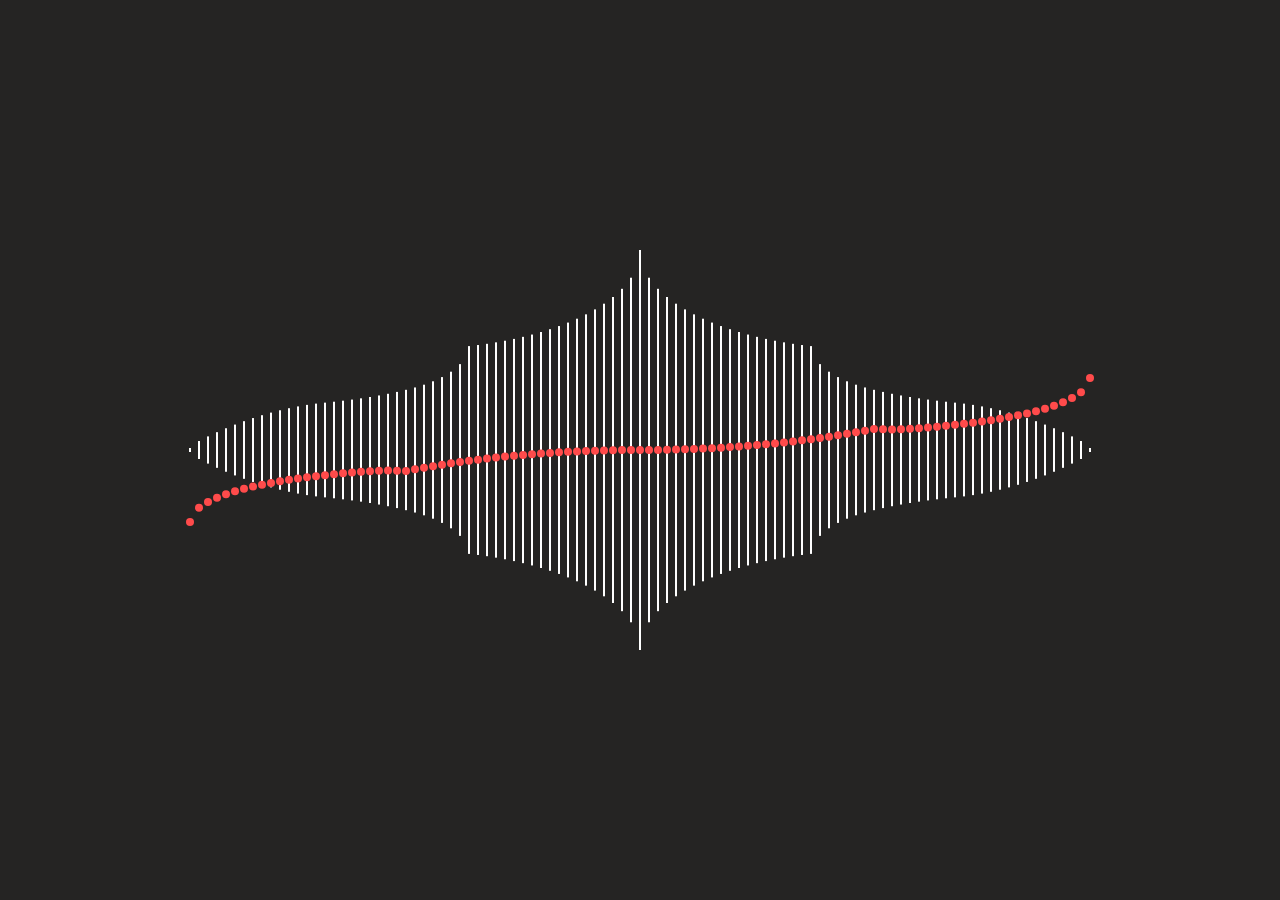
<file: js/animeJS/anime-master/documentation/examples/built-in-easings.html>
<!DOCTYPE html>
<html>
<head>
  <title>built-in easings • anime.js</title>
  <meta charset="utf-8">
  <meta name="viewport" content="width=device-width, initial-scale=1, maximum-scale=1">
  <meta property="og:title" content="anime.js">
  <meta property="og:url" content="https://animejs.com">
  <meta property="og:description" content="Javascript Animation Engine">
  <meta property="og:image" content="https://animejs.com/documentation/assets/img/icons/og.png">
  <meta name="twitter:card" content="summary">
  <meta name="twitter:title" content="anime.js">
  <meta name="twitter:site" content="@juliangarnier">
  <meta name="twitter:description" content="Javascript Animation Engine">
  <meta name="twitter:image" content="https://animejs.com/documentation/assets/img/icons/twitter.png">
  <link rel="apple-touch-icon-precomposed" href="../assets/img/social-media-image.png">
  <link rel="icon" type="image/png" href="../assets/img/favicon.png" >
  <link href="../assets/css/animejs.css" rel="stylesheet">
  <link href="../assets/css/documentation.css" rel="stylesheet">
  <style>

    :root {
      font-size: 24px;
    }

    body {
      display: flex;
      flex-wrap: wrap;
      justify-content: center;
      align-items: center;
      height: 100vh;
    }

    .easing-visualizer {
      position: relative;
      display: flex;
      align-items: center;
      justify-content: space-between;
      width: 100%;
      max-width: 908px;
      padding-bottom: 50%;
    }

    .easing-visualizer .wrapper {
      position: absolute;
      bottom: 0;
      display: flex;
      align-items: center;
      justify-content: space-between;
      width: 100%;
      height: 100%;
    }

    .easing-visualizer .bar {
      width: 2px;
      height: 4px;
      margin: 0 3px;
      background-color: currentColor;
      transform-origin: 50% 50%;
    }

    .easing-visualizer .dot {
      position: relative;
      width: 8px;
      height: 8px;
      background-color: currentColor;
      border-radius: 50%;
    }

  </style>
</head>
<body>

  <div class="easing-visualizer">
    <div class="wrapper bars-wrapper"></div>
    <div class="wrapper dots-wrapper"></div>
  </div>

</body>
<script type="module">

  import anime from '../../src/index.js';

  const easingVisualizerEl = document.querySelector('.easing-visualizer');
  const barsWrapperEl = easingVisualizerEl.querySelector('.bars-wrapper');
  const dotsWrapperEl = easingVisualizerEl.querySelector('.dots-wrapper');
  const barsFragment = document.createDocumentFragment();
  const dotsFragment = document.createDocumentFragment();
  const numberOfBars = 101;

  for (let i = 0; i < numberOfBars; i++) {
    const barEl = document.createElement('div');
    const dotEl = document.createElement('div');
    barEl.classList.add('bar');
    dotEl.classList.add('dot');
    dotEl.classList.add('color-red');
    barsFragment.appendChild(barEl);
    dotsFragment.appendChild(dotEl);
  }

  barsWrapperEl.appendChild(barsFragment);
  dotsWrapperEl.appendChild(dotsFragment);

  // anime.setValue('.easing-visualizer .dot', { translateX: anime.stagger(6) });

  function animateEasing() {

    const easings = [];
    for (let ease in anime.penner) easings.push(ease);
    easings.push('steps('+anime.random(5, 20)+')');
    easings.push('cubicBezier(0.545, 0.475, 0.145, 1)');
    const ease = easings[anime.random(0, easings.length - 1)];
    const duration = 450;

    anime.timeline({
      complete: animateEasing,
      easing: ease,
      duration: duration
    })
    .add({
      targets: '.easing-visualizer .bar',
      scaleY: anime.stagger([1, 100], {easing: ease, from: 'center', direction: 'reverse'}),
      delay: anime.stagger(14, {from: 'center'})
    })
    .add({
      targets: '.easing-visualizer .dot',
      translateY: anime.stagger(['-6rem', '6rem'], {easing: ease, from: 'last'}),
      delay: anime.stagger(10, {from: 'center'})
    }, 0);

  }

  animateEasing();

</script>
</html>
</file>
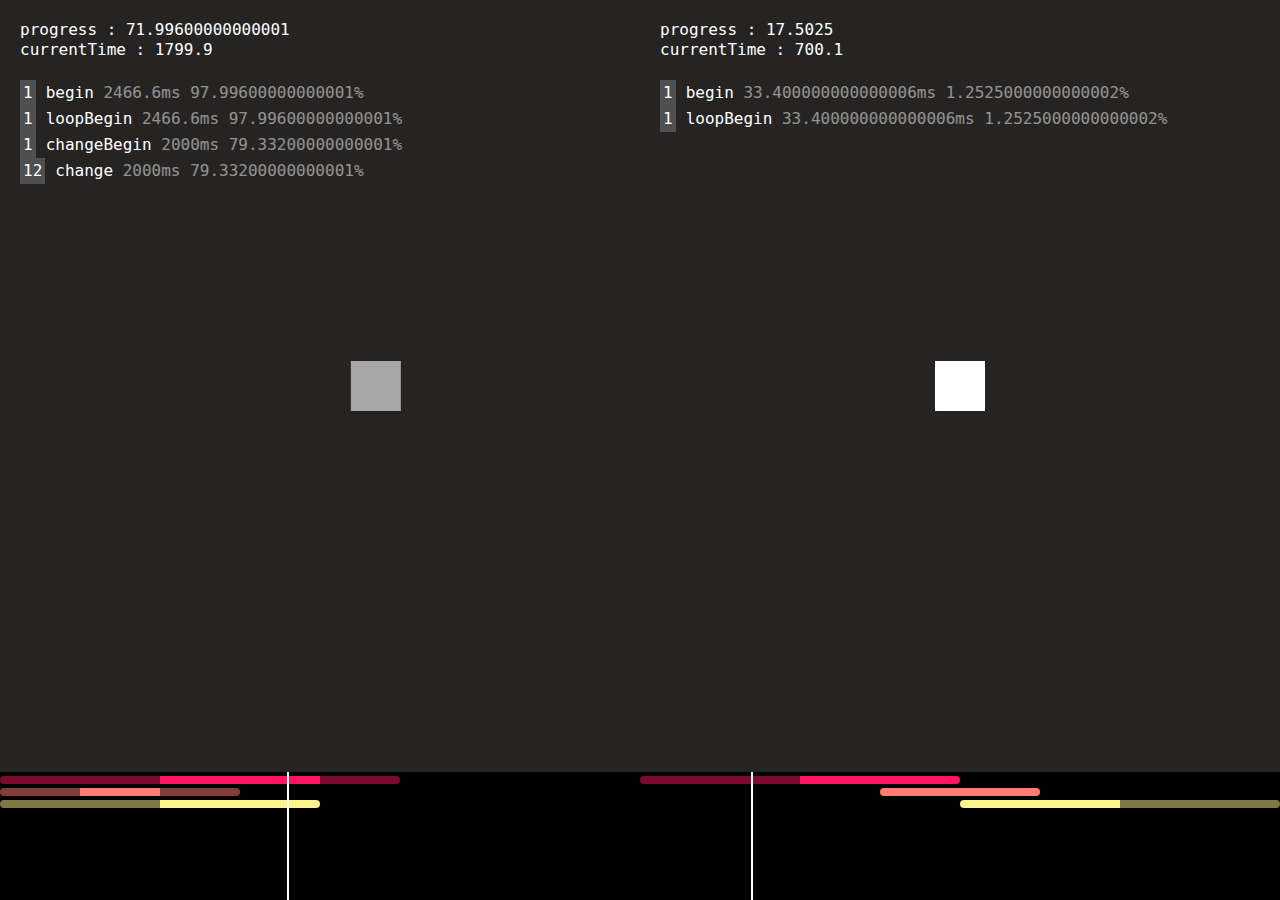
<file: js/animeJS/anime-master/documentation/examples/callbacks.html>
<!DOCTYPE html>
<html>
<head>
  <title>Anime states system | anime.js</title>
  <meta charset="utf-8">
  <meta name="viewport" content="width=device-width, initial-scale=1, maximum-scale=1">
  <meta property="og:title" content="anime.js">
  <meta property="og:url" content="https://animejs.com">
  <meta property="og:description" content="Javascript Animation Engine">
  <meta property="og:image" content="https://animejs.com/documentation/assets/img/icons/og.png">
  <meta name="twitter:card" content="summary">
  <meta name="twitter:title" content="anime.js">
  <meta name="twitter:site" content="@juliangarnier">
  <meta name="twitter:description" content="Javascript Animation Engine">
  <meta name="twitter:image" content="https://animejs.com/documentation/assets/img/icons/twitter.png">
  <link rel="apple-touch-icon-precomposed" href="../assets/img/social-media-image.png">
  <link rel="icon" type="image/png" href="../assets/img/favicon.png" >
  <link href="../assets/css/animejs.css" rel="stylesheet">
  <link href="../assets/css/documentation.css" rel="stylesheet">
  <style>

    body {
      display: flex;
      flex-wrap: no-wrap;
      justify-content: space-around;
      align-items: center;
      position: absolute;
      width: 100%;
      height: 100vh;
      padding-bottom: 128px;
    }

    .el {
      width: 50px;
      height: 50px;
      background-color: currentColor;
    }

    .log {
      overflow-y: scroll;
      position: absolute;
      top: 0;
      height: 100%;
      padding: 20px;
      padding-top: 80px;
      font-size: 16px;
      line-height: 20px;
      text-align: left;
      font-family: monospace;
    }

    .log-animation {
      left: 0;
      width: 50%;
    }

    .log-timeline {
      left: 50%;
      width: 50%;
    }

    .counter {
      display: inline-block;
      margin-right: 10px;
      padding: 3px;
      background-color: rgba(255,255,255,.2);
    }

    .currentTime, .progress { opacity: .5 }

    .time {
      position: absolute;
      top: 0;
      height: 80px;
      padding: 20px;
      font-size: 16px;
      line-height: 20px;
      text-align: left;
      font-family: monospace;
    }

    .time-animation {
      left: 0;
      width: 50%;
    }

    .time-timeline {
      left: 50%;
      width: 50%;
    }

    /* Player animation */

    .timeline {
      position: fixed;
      bottom: 0;
      height: 128px;
      padding-top: 4px;
      background-color: #000;
    }

    .timeline.player-animation {
      width: 50%;
      left: 0;
    }

    .timeline.player-timeline {
      width: 50%;
      left: 50%;
    }

    .tl-needle {
      position: absolute;
      z-index: 2;
      top: 0;
      left: 0;
      bottom: 0;
      width: 2px;
      margin-left: -1px;
      background-color: #FFF;
    }

    .tl-animation {
      position: relative;
      display: flex;
      justify-content: space-between;
      width: auto;
      height: 8px;
      margin-bottom: 4px;
      background-color: currentColor;
      border-radius: .5rem;
    }

    .tl-delay,
    .tl-end-delay {
      width: auto;
      height: 100%;
      background-color: rgba(0,0,0,.5);
    }

  </style>
</head>
<body>

  <div class="el color-04"></div>

  <div class="el color-08"></div>

  <div class="log log-animation"></div>
  <div class="time time-animation"></div>

  <div class="log log-timeline"></div>
  <div class="time time-timeline"></div>

</body>
<script type="module">

  import anime from '../../src/index.js';

  var animationTimeLogEl = document.querySelector('.time-animation');
  var timelineTimeLogEl = document.querySelector('.time-timeline');

  var animation = anime({
    targets: '.el.color-04',
    translateX: [
      {value: 200},
      {value: -200},
      {value: 200}
    ],
    rotate: {
      value: 720,
      easing: 'easeInOutCirc',
      duration: 500,
      delay: 500
    },
    opacity: {
      value: .5,
      easing: 'linear',
      duration: 1000,
      delay: 1000,
      endDelay: 0
    },
    delay: 1000,
    endDelay: 500,
    duration: 1000,
    easing: 'easeOutQuad',
    direction: 'reverse',
    loop: 2,
    autoplay: false,
    update: function(a) {
      animationTimeLogEl.innerHTML = 'progress : ' + a.progress + '<br>currentTime : ' + a.currentTime;
    },
  });


  var tl = anime.timeline({
    targets: '.el.color-08',
    easing: 'easeInOutQuad',
    autoplay: false,
    direction: 'alternate',
    loop: 3,
    update: function(a) {
      timelineTimeLogEl.innerHTML = 'progress : ' + a.progress + '<br>currentTime : ' + a.currentTime;
    }
  })
  .add({
    translateX: 100,
    delay: 1000
  })
  .add({
    translateY: 100
  }, '-=500')
  .add({
    rotate: 360,
    endDelay: 1000
  }, '-=500');


  function animePlayer(instance, playerClass) {

    function createEl(type, className, parentEl) {
      var el = document.createElement(type);
      if (className) el.classList.add(className);
      if (parentEl) parentEl.appendChild(el);
      return el;
    }

    var timelineEl = createEl('div', 'timeline', document.body);
    if (playerClass) timelineEl.classList.add(playerClass);
    var needleEl = createEl('div', 'tl-needle', timelineEl);
    var animations = [];
    var colors = ['#FF1461','#FF7C72','#FBF38C','#A6FF8F','#18FF92','#1CE2B2','#5EF3FB','#61C3FF','#5A87FF','#8453E3','#C26EFF','#FB89FB'];
    var colorIndex = 0;

    function convertMStoEM(ms) { return ms / 100; }
    function convertEMtoMS(em) { return parseFloat(em) * 250; }

    function createAnimationLog(animObj, timelineOffset) {
      var anim = animObj;
      anim.player = {};
      anim.player.animationEl = createEl('div', 'tl-animation', timelineEl);
      anim.player.delayEl = createEl('div', 'tl-delay', anim.player.animationEl);
      anim.player.endDelayEl = createEl('div', 'tl-end-delay', anim.player.animationEl);
      anim.update = function() {
        anime.set(anim.player.animationEl, {
          left: convertMStoEM(timelineOffset) + 'em',
          width: convertMStoEM(anim.duration) + 'em'
        });
        anime.set(anim.player.delayEl, {width: (anim.delay / anim.duration) * 100 + '%'});
        anime.set(anim.player.endDelayEl, {width: (anim.endDelay / anim.duration) * 100 + '%'});
      }
      anime.set(anim.player.animationEl, {color: colors[colorIndex]});
      colorIndex++;
      if (!colors[colorIndex]) colorIndex = 0;
      anim.update();
      animations.push(anim);
      return anim;
    }

    instance.pause();

    var playerAnimation = anime({
      targets: needleEl,
      translateX: convertMStoEM(instance.duration) + 'em',
      duration: instance.duration,
      direction: instance.direction,
      loop: instance.loop,
      easing: 'linear',
      update: function(a) {
        instance.seek(a.currentTime);
      },
      complete: function(a) {
        instance.seek(a.currentTime);
      }
    });

    if (instance.children.length) {
      instance.children.forEach(function(child) {
        child.animations.forEach(function(anim) {
          createAnimationLog(anim, child.timelineOffset);
        });
      })
    } else {
      instance.animations.forEach(function(anim) {
        createAnimationLog(anim);
      });
    }

  }

  animePlayer(animation, 'player-animation');
  animePlayer(tl, 'player-timeline');

  function logCallbacks(animation, logEl, callbacks) {

    function appendLog(cbName) {
      animation[cbName] = function() {
        var pEl = document.createElement('p');
        var counterSpanEl = document.createElement('span');
        var currentTimeSpanEl = document.createElement('span');
        var progressSpanEl = document.createElement('span');
        var textSpanEl = document.createElement('span');
        var lastPEl = logEl.querySelector('p:last-child');
        currentTimeSpanEl.innerHTML = ' ' + animation.currentTime + 'ms';
        progressSpanEl.innerHTML = ' ' + animation.progress + '%';
        if (lastPEl && lastPEl.querySelector('.text').innerHTML === cbName) {
          var lastCountEl = lastPEl.querySelector('.counter');
          var lastCountValue = parseFloat(lastCountEl.innerHTML);
          lastCountValue++;
          lastCountEl.innerHTML = lastCountValue;
        } else {
          counterSpanEl.innerHTML = 1;
          textSpanEl.innerHTML = cbName;
          counterSpanEl.classList.add('counter');
          textSpanEl.classList.add('text');
          currentTimeSpanEl.classList.add('currentTime');
          progressSpanEl.classList.add('progress');
          pEl.appendChild(counterSpanEl);
          pEl.appendChild(textSpanEl);
          pEl.appendChild(currentTimeSpanEl);
          pEl.appendChild(progressSpanEl);
          logEl.appendChild(pEl);
          logEl.scrollTop = logEl.scrollHeight;
        }
      }
    }

    callbacks.forEach(appendLog);

  }

  logCallbacks(animation, document.querySelector('.log-animation'), [
    'begin',
    'loopBegin',
    'changeBegin',
    'change',
    'changeComplete',
    'loopComplete',
    'complete'
  ]);


  logCallbacks(tl, document.querySelector('.log-timeline'), ['begin',
    'loopBegin',
    'changeBegin',
    'change',
    'changeComplete',
    'loopComplete',
    'complete'
  ]);


</script>
</html>
</file>
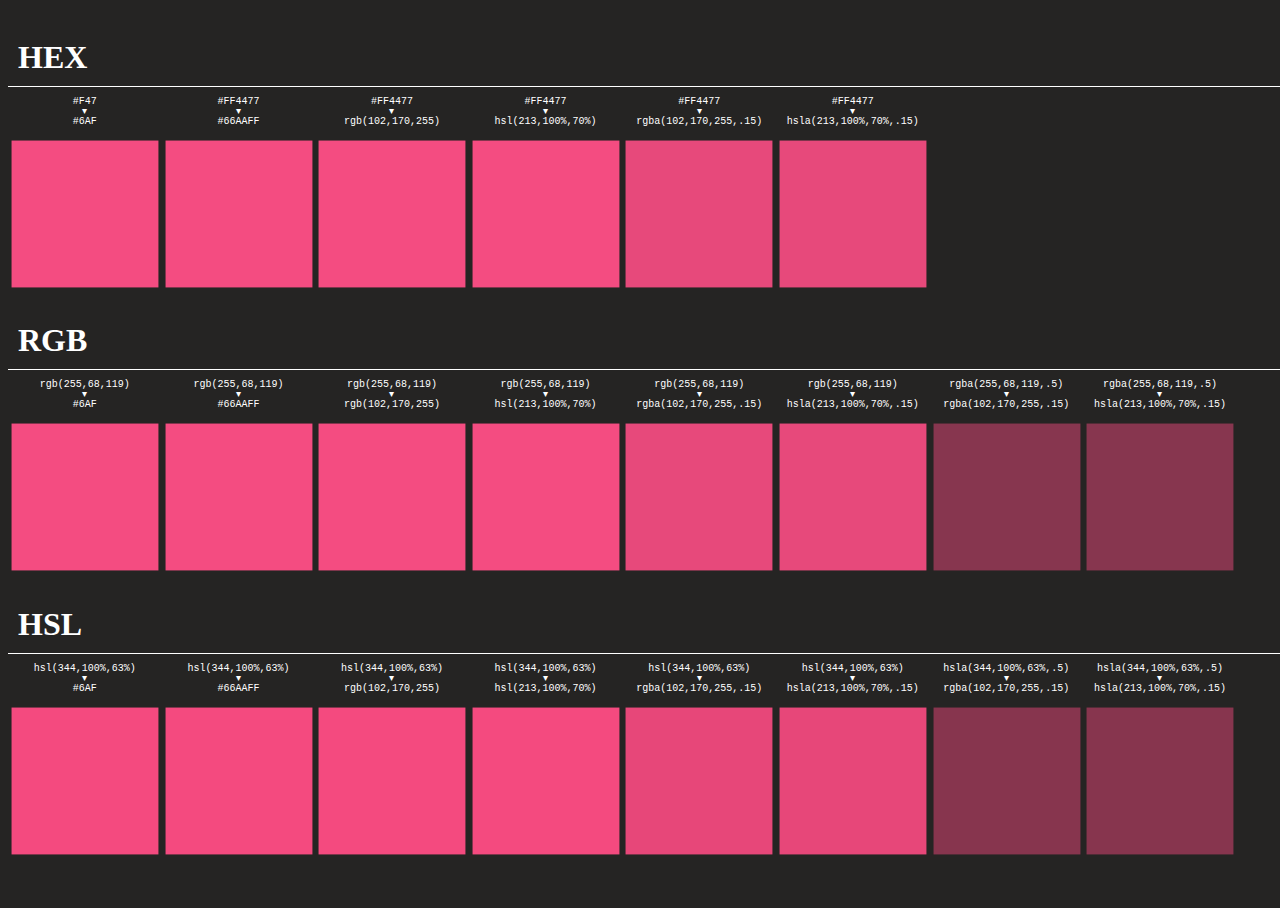
<file: js/animeJS/anime-master/documentation/examples/colors-test.html>
<!DOCTYPE html>
<html>
<head>
  <title>Colors test | anime.js</title>
  <meta charset="utf-8">
  <meta name="viewport" content="width=device-width, initial-scale=1, maximum-scale=1">
  <meta property="og:title" content="anime.js">
  <meta property="og:url" content="https://animejs.com">
  <meta property="og:description" content="Javascript Animation Engine">
  <meta property="og:image" content="https://animejs.com/documentation/assets/img/icons/og.png">
  <meta name="twitter:card" content="summary">
  <meta name="twitter:title" content="anime.js">
  <meta name="twitter:site" content="@juliangarnier">
  <meta name="twitter:description" content="Javascript Animation Engine">
  <meta name="twitter:image" content="https://animejs.com/documentation/assets/img/icons/twitter.png">
  <link rel="apple-touch-icon-precomposed" href="../assets/img/social-media-image.png">
  <link rel="icon" type="image/png" href="../assets/img/favicon.png">
  <link href="../assets/css/documentation.css" rel="stylesheet">
  <script src="../../lib/anime.min.js"></script>
  <!-- <script src="../assets/js/anime/anime.2.0.2.js"></script> -->
  <!-- <script src="../assets/js/anime/anime.1.3.js"></script> -->
  <style>
    body {
      width: 100%;
      height: 100vh;
    }
    .color-tests {
      display: flex;
      flex-wrap: wrap;
    }
    .section-title {
      display: block;
      width: 100%;
      margin-bottom: 10px;
      padding: 10px;
      border-bottom: 1px solid #FFF;
    }
    .color-test {
      flex-shrink: 2;
      text-align: center;
      font-size: 10px;
      line-height: 1em;
      font-family: monospace;
    }
    .color-el {
      display: flex;
      align-items: center;
      justify-content: center;
      position: relative;
      width: 12vw;
      height: 12vw;
      margin-top: 10px;
    }
  </style>
</head>
<body>
  <section class="color-section">
    <h1 class="section-title">HEX</h1>
    <div class="color-tests">
      <div class="color-test hex-to-hex-shorthand">#F47<br>▾<br>#6AF</div>
      <div class="color-test hex-to-hex">#FF4477<br>▾<br>#66AAFF</div>
      <div class="color-test hex-to-rgb">#FF4477<br>▾<br>rgb(102,170,255)</div>
      <div class="color-test hex-to-hsl">#FF4477<br>▾<br>hsl(213,100%,70%)</div>
      <div class="color-test hex-to-rgba">#FF4477<br>▾<br>rgba(102,170,255,.15)</div>
      <div class="color-test hex-to-hsla">#FF4477<br>▾<br>hsla(213,100%,70%,.15)</div>
    </div>
  </section>
  <section class="color-section">
    <h1 class="section-title">RGB</h1>
    <div class="color-tests">
      <div class="color-test rgb-to-hex-shorthand">rgb(255,68,119)<br>▾<br>#6AF</div>
      <div class="color-test rgb-to-hex">rgb(255,68,119)<br>▾<br>#66AAFF</div>
      <div class="color-test rgb-to-rgb">rgb(255,68,119)<br>▾<br>rgb(102,170,255)</div>
      <div class="color-test rgb-to-hsl">rgb(255,68,119)<br>▾<br>hsl(213,100%,70%)</div>
      <div class="color-test rgb-to-rgba">rgb(255,68,119)<br>▾<br>rgba(102,170,255,.15)</div>
      <div class="color-test rgb-to-hsla">rgb(255,68,119)<br>▾<br>hsla(213,100%,70%,.15)</div>
      <div class="color-test rgba-to-rgba">rgba(255,68,119,.5)<br>▾<br>rgba(102,170,255,.15)</div>
      <div class="color-test rgba-to-hsla">rgba(255,68,119,.5)<br>▾<br>hsla(213,100%,70%,.15)</div>
    </div>
  </section>
  <section class="color-section">
    <h1 class="section-title">HSL</h1>
    <div class="color-tests">
      <div class="color-test hsl-to-hex-shorthand">hsl(344,100%,63%)<br>▾<br>#6AF</div>
      <div class="color-test hsl-to-hex">hsl(344,100%,63%)<br>▾<br>#66AAFF</div>
      <div class="color-test hsl-to-rgb">hsl(344,100%,63%)<br>▾<br>rgb(102,170,255)</div>
      <div class="color-test hsl-to-hsl">hsl(344,100%,63%)<br>▾<br>hsl(213,100%,70%)</div>
      <div class="color-test hsl-to-rgba">hsl(344,100%,63%)<br>▾<br>rgba(102,170,255,.15)</div>
      <div class="color-test hsl-to-hsla">hsl(344,100%,63%)<br>▾<br>hsla(213,100%,70%,.15)</div>
      <div class="color-test hsla-to-rgba">hsla(344,100%,63%,.5)<br>▾<br>rgba(102,170,255,.15)</div>
      <div class="color-test hsla-to-hsla">hsla(344,100%,63%,.5)<br>▾<br>hsla(213,100%,70%,.15)</div>
    </div>
  </section>
  <script>

    var colorTestEls = document.querySelectorAll('.color-test');

    function createTest(el) {
      var testHtml = el.innerHTML;
      var testValues = testHtml.split('<br>▾<br>');
      var colorEl = document.createElement('div');
      colorEl.classList.add('color-el');
      el.appendChild(colorEl);
      anime({
        targets: colorEl,
        backgroundColor: [testValues[0], testValues[1]],
        scale: [.97, .75],
        direction: 'alternate',
        easing: 'easeInOutSine',
        duration: 4000,
        loop: true
      });
    }

    for (var i = 0; i < colorTestEls.length; i++) createTest(colorTestEls[i]);

  </script>
</body>
</html>
</file>
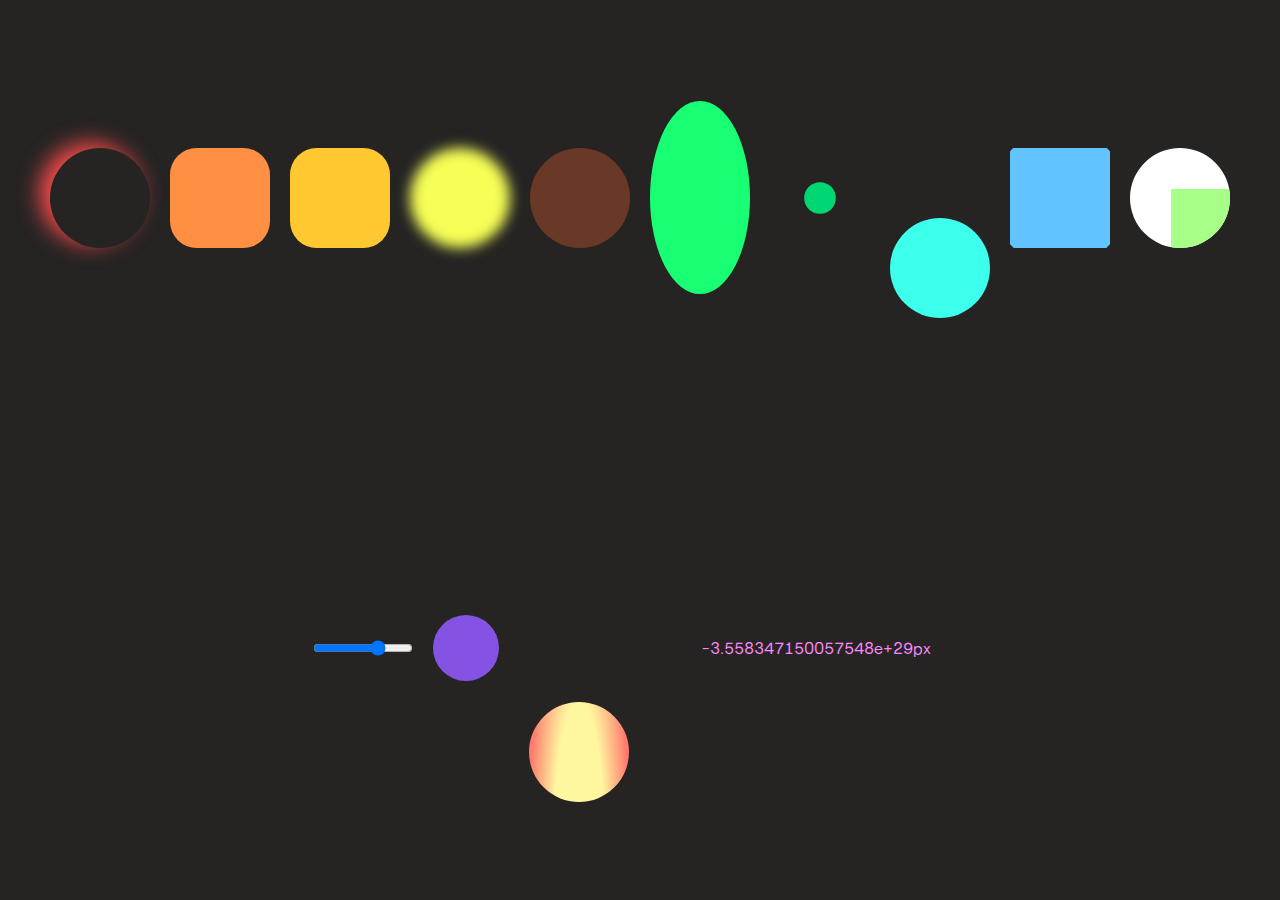
<file: js/animeJS/anime-master/documentation/examples/complex-properties.html>
<!DOCTYPE html>
<html>
<head>
  <title>Complex properties | anime.js</title>
  <meta charset="utf-8">
  <meta name="viewport" content="width=device-width, initial-scale=1, maximum-scale=1">
  <meta property="og:title" content="anime.js">
  <meta property="og:url" content="https://animejs.com">
  <meta property="og:description" content="Javascript Animation Engine">
  <meta property="og:image" content="https://animejs.com/documentation/assets/img/icons/og.png">
  <meta name="twitter:card" content="summary">
  <meta name="twitter:title" content="anime.js">
  <meta name="twitter:site" content="@juliangarnier">
  <meta name="twitter:description" content="Javascript Animation Engine">
  <meta name="twitter:image" content="https://animejs.com/documentation/assets/img/icons/twitter.png">
  <link rel="apple-touch-icon-precomposed" href="../assets/img/social-media-image.png">
  <link href="../assets/css/animejs.css" rel="stylesheet">
  <link href="../assets/css/documentation.css" rel="stylesheet">
  <!-- <script src="../../lib/anime.min.js"></script> -->
  <!-- <script src="../assets/js/anime/anime.1.3.js"></script> -->
  <!-- <script src="../assets/js/anime/anime.2.0.1.js"></script> -->
  <style>
    body {
      display: flex;
      flex-wrap: wrap;
      justify-content: center;
      align-items: center;
      min-height: 100vh;
    }
    .item {
      width: 100px;
      height: 100px;
      margin-top: 20px;
      border-radius: 50%;
      background-color: currentColor;
      margin: 10px;
    }
    .box-shadow {
      background-color: transparent;
    }
    .clip-path {
      border-radius: 0;
    }
    .auto-property {
      background-image: radial-gradient(50% 100%, #FFF7A0 50%, #FF7A6D 100%);
      background-size: auto 100px;
    }
    .exponent-values {
      width: 300px;
      background-color: transparent;
      text-align: center;
    }
  </style>
</head>
<body>
  <div class="box-shadow item color-red"></div>
  <div class="unit-less item color-orange"></div>
  <div class="specified-unit item color-lightorange"></div>
  <div class="filter item color-yellow"></div>
  <div class="rgba item color-citrus"></div>
  <div class="calc item color-green"></div>
  <div class="zero-value item color-darkgreen"></div>
  <div class="round-value item color-turquoise"></div>
  <div class="clip-path item color-skyblue"></div>
  <svg class="item" xmlns="http://www.w3.org/2000/svg" viewBox="0 0 100 100">
    <g id="Page-1" fill="none" fill-rule="evenodd">
      <g id="svg" fill="#A7FF87">
        <rect id="Rectangle" width="50" height="50" x="25" y="25"/>
      </g>
    </g>
  </svg>
  <input class="item" type="range" value="0" min="0" max="100">
  <div class="basic-css color-lavender item"></div>
  <div class="auto-property color-purple item"></div>
  <input class="exponent-values color-pink item" value="-1.1234567890123456789e+30px"></input>
  <script type="module">
    
    import anime from "../../src/index.js";

    var boxShadow = anime({
      targets: '.box-shadow',
      boxShadow: [
        {value: ['10px -10px 10px 0 currentColor', '10px 10px 20px 0 currentColor']},
        {value: '-10px 10px 30px 0 currentColor'},
        {value: '-10px -10px 20px 0 currentColor'},
        {value: '10px -10px 10px 0 currentColor'}
      ],
      loop: true,
      easing: 'linear'
    });
    var unitLess = anime({
      targets: '.unit-less',
      borderRadius: 16,
      loop: true,
      direction: 'alternate',
      easing: 'linear'
    });
    var specifiedUnit = anime({
      targets: '.specified-unit',
      borderRadius: '1em',
      loop: true,
      direction: 'alternate',
      easing: 'linear'
    });
    var filter = anime({
      targets: '.filter',
      filter: ["blur(20px)", "blur(0px)"],
      loop: true,
      direction: 'alternate',
      easing: 'linear'
    });
    var rgba = anime({
      targets: '.rgba',
      backgroundColor: ['rgba(255,100,50,1)', 'rgba(255,100,50,.0)'],
      loop: true,
      direction: 'alternate',
      easing: 'linear'
    });
    var calc = anime({
      targets: '.calc',
      height: ['calc(25% - 100px)', 'calc(25% - 0px)'],
      loop: true,
      direction: 'alternate',
      easing: 'linear'
    });
    var zeroValue = anime({
      targets: '.zero-value',
      scale: 0,
      loop: true,
      direction: 'alternate',
      easing: 'linear'
    });
    var roundValue = anime({
      targets: '.round-value',
      translateY: 100,
      round: .1,
      loop: true,
      direction: 'alternate',
      easing: 'linear'
    });
    var clipPath = anime({
      targets: '.clip-path',
      clipPath: ['circle(0px at center)', 'circle(100px at center)'],
      loop: true,
      direction: 'alternate',
      easing: 'linear'
    });
    var svgTransform = anime({
      targets: 'rect',
      transform: 'translate(10 10) scale(2)',
      loop: true,
      direction: 'alternate',
      easing: 'linear'
    });
    var rangeValue = anime({
      targets: 'input[type="range"]',
      value: 100,
      loop: true,
      direction: 'alternate',
      easing: 'linear'
    });
    var basicCSS = anime({
      targets: '.basic-css',
      width: 50,
      height: 50,
      loop: true,
      direction: 'alternate',
      easing: 'linear'
    });
    var autoProperty = anime({
      targets: '.auto-property',
      backgroundSize: ['auto 10px', 'auto 400px'],
      margin: '20% 40px 10px 30px',
      loop: true,
      direction: 'alternate',
      easing: 'linear'
    });
    var exponentValues = anime({
      targets: '.exponent-values',
      value: '+1.0123456789012346e+21px',
      loop: true,
      direction: 'alternate',
      easing: 'linear'
    });
  </script>
</body>
</html>
</file>
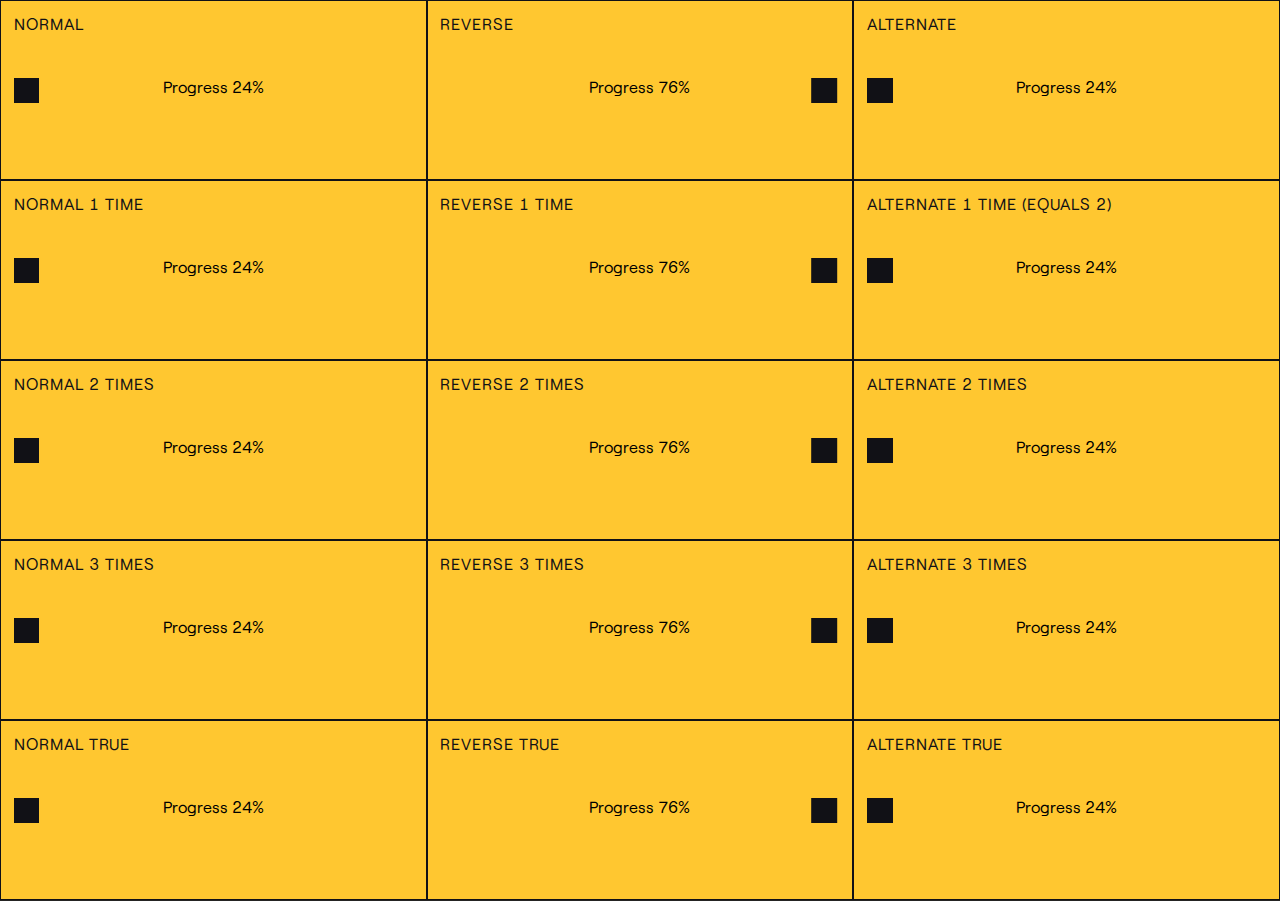
<file: js/animeJS/anime-master/documentation/examples/directions-testing.html>
<!DOCTYPE html>
<html>
<head>
  <title>Diretions Testing | anime.js</title>
  <meta charset="utf-8">
  <meta name="viewport" content="width=device-width, initial-scale=1, maximum-scale=1">
  <meta property="og:title" content="anime.js">
  <meta property="og:url" content="https://animejs.com">
  <meta property="og:description" content="Javascript Animation Engine">
  <meta property="og:image" content="https://animejs.com/documentation/assets/img/icons/og.png">
  <meta name="twitter:card" content="summary">
  <meta name="twitter:title" content="anime.js">
  <meta name="twitter:site" content="@juliangarnier">
  <meta name="twitter:description" content="Javascript Animation Engine">
  <meta name="twitter:image" content="https://animejs.com/documentation/assets/img/icons/twitter.png">
  <link rel="apple-touch-icon-precomposed" href="../assets/img/social-media-image.png">
  <link rel="icon" type="image/png" href="../assets/img/favicon.png">
  <link href="../assets/css/animejs.css" rel="stylesheet">
  <link href="../assets/css/documentation.css" rel="stylesheet">
  <script src="../../lib/anime.min.js"></script>
  <style>
    body {
      display: flex;
      flex-wrap: wrap;
      align-items: center;
      justify-content: flex-start;
      height: auto;
    }
    article {
      padding: 1vw;
      position: relative;
      width: 33.33%;
      height: 20vh;
      background: currentColor;
      border: 1px solid #111116;
    }
    h2 {
      color: #111116;
    }
    .el {
      position: relative;
      top: 5vh;
      width: 2vw;
      height: 2vw;
      background: #111116;
    }
    .logs {
      display: flex;
      flex-direction: column;
      flex-wrap: wrap;
      align-items: center;
      justify-content: center;
      position: absolute;
      top: 1vh;
      left: 0;
      bottom: 0;
      height: 19vh;
      width: 100%;
    }
    input {
      text-align: center;
      background: none;
      border: none;
    }
  </style>
</head>
<body>
  <script>
    function createTest(title, numberOfTargets, params) {
      var testEl = document.createElement('article');
      var testZoneEl = document.createElement('div');
      var logsEl = document.createElement('div');
      var progressEl = document.createElement('input');
      var promiseEl = document.createElement('input');
      var h2El = document.createElement('h2');

      for (var i = 0; i < numberOfTargets; i++) {
        var el = document.createElement('div');
        el.classList.add('el');
        testZoneEl.appendChild(el);
      }

      h2El.innerHTML = title;
      testEl.appendChild(h2El);
      logsEl.classList.add('logs');
      logsEl.appendChild(progressEl);
      logsEl.appendChild(promiseEl);
      testEl.appendChild(logsEl);
      testEl.appendChild(testZoneEl);
      document.body.appendChild(testEl);

      params.targets = testZoneEl.querySelectorAll('div');
      params.translateX = '29vw';
      params.delay = 1000;
      params.endDelay = 1000;
      params.easing = 'easeInOutQuad';
      params.begin = function() { testEl.classList.add('color-lightorange') };
      params.update = function(a) { 
        testEl.classList.add('color-red');
        progressEl.value = 'Progress ' + Math.round(a.progress) + '%';
      };
      params.complete = function() { testEl.classList.add('color-darkgreen') };
      var animation = anime(params);
      animation.finished.then(function() {
        promiseEl.value = 'Promise resolved'
        console.log('Promise resolved');
      });
      testEl.onclick = function() {
        testEl.classList.add('color-red');
        testEl.classList.remove('color-lightorange');
        testEl.classList.remove('color-darkgreen');
        animation.restart();
      }
    }

    createTest('Normal', 1, {});

    createTest('Reverse', 1, {
      direction: 'reverse'
    });

    createTest('Alternate', 1, {
      direction: 'alternate'
    });

    createTest('Normal 1 time', 1, {
      loop: 1
    });

    createTest('Reverse 1 time', 1, {
      direction: 'reverse',
      loop: 1
    });

    createTest('Alternate 1 time (equals 2)', 1, {
      direction: 'alternate',
      loop: 1
    });

    createTest('Normal 2 times', 1, {
      loop: 2
    });

    createTest('Reverse 2 times', 1, {
      direction: 'reverse',
      loop: 2
    });

    createTest('Alternate 2 times', 1, {
      direction: 'alternate',
      loop: 2
    });

    createTest('Normal 3 times', 1, {
      loop: 3
    });

    createTest('Reverse 3 times', 1, {
      direction: 'reverse',
      loop: 3
    });

    createTest('Alternate 3 times', 1, {
      direction: 'alternate',
      loop: 3
    });

    createTest('Normal true', 1, {
      loop: true
    });

    createTest('Reverse true', 1, {
      direction: 'reverse',
      loop: true
    });

    createTest('Alternate true', 1, {
      direction: 'alternate',
      loop: true
    });



  </script>
</body>
</html>
</file>
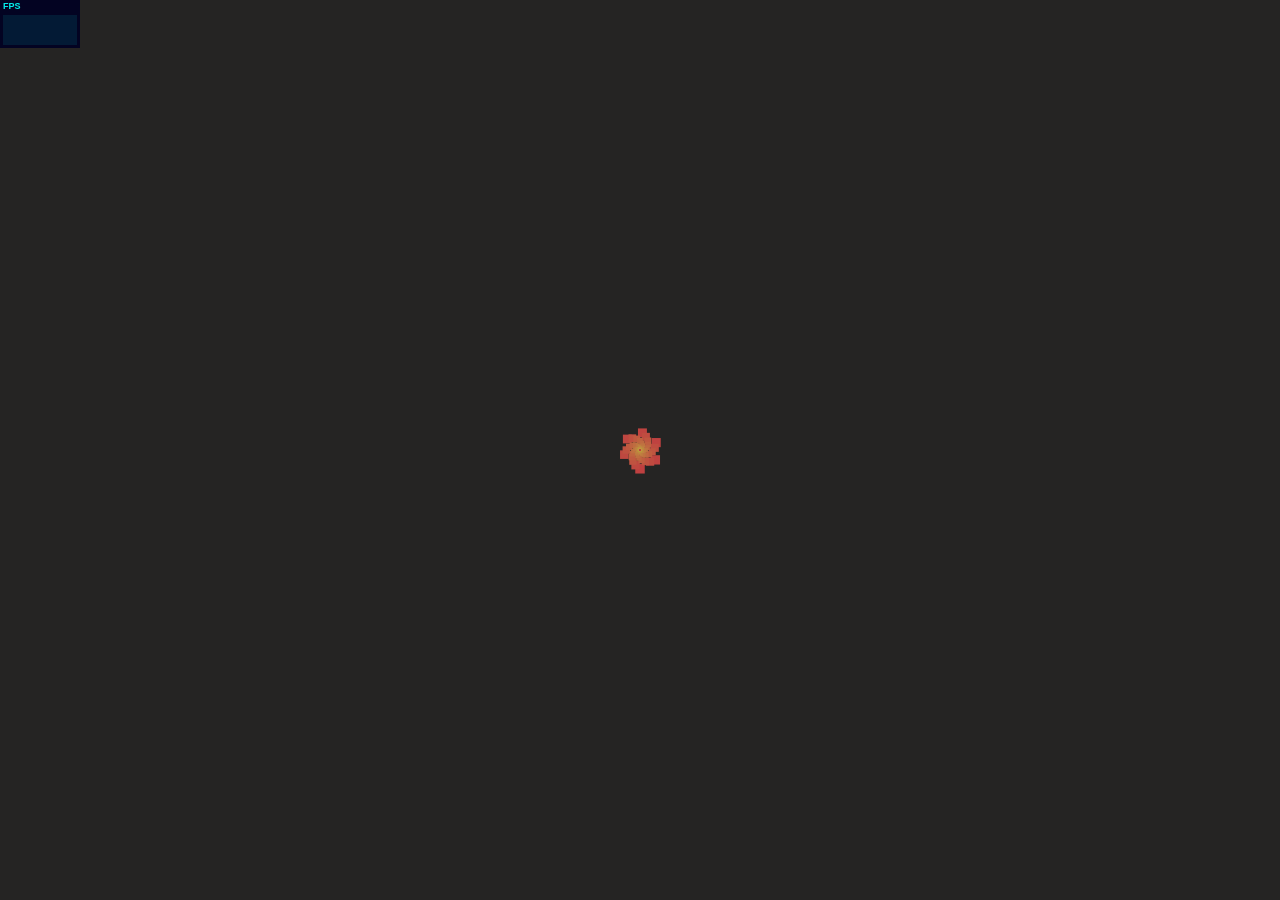
<file: js/animeJS/anime-master/documentation/examples/DOM-stress-test.html>
<!DOCTYPE html>
<html>
<head>
  <title>DOM stress test | anime.js</title>
  <meta charset="utf-8">
  <meta name="viewport" content="width=device-width, initial-scale=1, maximum-scale=1">
  <meta property="og:title" content="anime.js">
  <meta property="og:url" content="https://animejs.com">
  <meta property="og:description" content="Javascript Animation Engine">
  <meta property="og:image" content="https://animejs.com/documentation/assets/img/icons/og.png">
  <meta name="twitter:card" content="summary">
  <meta name="twitter:title" content="anime.js">
  <meta name="twitter:site" content="@juliangarnier">
  <meta name="twitter:description" content="Javascript Animation Engine">
  <meta name="twitter:image" content="https://animejs.com/documentation/assets/img/icons/twitter.png">
  <link rel="apple-touch-icon-precomposed" href="../assets/img/social-media-image.png">
  <link rel="icon" type="image/png" href="../assets/img/favicon.png" >
  <link href="../assets/css/animejs.css" rel="stylesheet">
  <link href="../assets/css/documentation.css" rel="stylesheet">
  <script src="../../lib/anime.min.js"></script>
  <!-- <script src="../assets/js/anime/anime.2.0.2.js"></script> -->
  <!-- <script src="../assets/js/anime/anime.1.0.js"></script> -->
  <style>

    .el {
      position: absolute;
      top: 50%;
      left: 50%;
      width: 1em;
      height: 1em;
      margin: -.5em 0 0 -.5em;
      font-size: 20px;
    }

  </style>
</head>
<body></body>
<script>

  var wrapperEl = document.body;
  var numberOfEls = 500;
  var duration = numberOfEls * 10;
  var radius = window.innerWidth < window.innerHeight ? window.innerWidth : window.innerHeight;
  var distance = (radius / 4 <= 150 ? 150 : radius / 2.5) / 16; 

  function createEl(i) {
    var el = document.createElement('div');
    var hue = Math.round(360 / numberOfEls * i);
    el.classList.add('el');
    //el.style.border = '5px solid hsl(' + hue + ', 50%, 50%)';
    el.style.backgroundColor = 'hsl(' + hue + ', 50%, 50%)';
    wrapperEl.appendChild(el);
    anime({
      targets: el,
      translateX: Math.sin(i) * distance + 'rem',
      translateY: Math.cos(i) * distance + 'rem',
      scale: [
        {value: [.1, 2]},
        {value: .1}
      ],
      easing: 'easeInOutSine',
      loop: true,
      duration: duration,
      delay: i * (duration / numberOfEls)
    });
  };

  for (var i = 0; i < numberOfEls; i++) createEl(i);

  </script>
  <script src="../assets/js/vendors/stats.min.js"></script>
</html>
</file>
<file: css/style.css>
:root {
  --text: "Lato", sans-seif;
  --white: white;
}

* {
  margin: 0;
  padding: 0;
  box-sizing: border-box;
}

body {
  overflow-y: hidden;
}

h2,
li,
p,
a,
span,
input {
  font-family: var(--text);
}

/* Header */

.hamburger-menu {
  position: absolute;
}

#menu__toggle {
  opacity: 0;
}

#menu__toggle:checked ~ .menu__btn > span {
  transform: rotate(45deg);
}
#menu__toggle:checked ~ .menu__btn > span::before {
  top: 0;
  transform: rotate(0);
}
#menu__toggle:checked ~ .menu__btn > span::after {
  top: 0;
  transform: rotate(90deg);
}
#menu__toggle:checked ~ .menu__box {
  visibility: visible;
  left: 0;
}

.menu__btn {
  display: flex;
  align-items: center;
  position: fixed;
  top: 20px;
  left: 20px;
  width: 26px;
  height: 26px;
  cursor: pointer;
  z-index: 1;
}

.menu__btn > span,
.menu__btn > span::before,
.menu__btn > span::after {
  display: block;
  position: absolute;
  width: 100%;
  height: 2px;
  background-color: black;
  transition-duration: 0.25s;
}

.menu__btn > span::before {
  content: "";
  top: -8px;
}

.menu__btn > span::after {
  content: "";
  top: 8px;
}

.menu__box {
  display: block;
  position: fixed;
  visibility: hidden;
  top: 0;
  left: -100%;
  width: 300px;
  height: 100%;
  margin: 0;
  padding: 80px 0;
  list-style: none;
  background-color: white;
  box-shadow: 1px 0px 6px rgba(0, 0, 0, 0.2);
  transition-duration: 0.25s;
}

.label {
  padding: 12px 24px;
  font-size: 22px;
  font-weight: 800;
}

.menu__item {
  display: block;
  padding: 12px 24px;
  color: black;
  font-family: var(--text);
  font-size: 20px;
  font-weight: 200;
  text-decoration: none;
  transition-duration: 0.25s;
}

.menu__item:hover {
  background-color: rgb(55, 55, 55);
  color: white;
}

/* Mise en place du grid */

.grid {
  display: grid;
  grid-template-columns: repeat(2, 1fr);
  width: auto;
  height: 100%;
}

.grid .card {
  align-self: center;
  justify-self: center;
  text-align: center;
  width: 600px;
  height: 750px;
}

.grid .card p.description {
  margin: 50px 0px;
  font-size: 30px;
}

.grid .card input.colors,
.grid .card input.colors-bis,
.grid .card input.colors-ter {
  width: 150px;
  height: 150px;
  background: none;
  border: none;
}

.grid .card .btn {
  margin: 20px 0px 50px 0px;
}

.grid .card .btn a {
  text-decoration: none;
  color: black;
  border: solid black 1px;
  padding: 10px 40px;
}

.grid .card p {
  font-size: 20px;
  margin: 30px;
}

.grid .card p span {
  font-weight: 700;
}

.grid .show-colors {
  height: 929px;
  top: 0;
}

#lineDrawing #Calque_1 {
  width: 60%;
}

.form_one,
.form_two,
.form_three,
.form_four {
  display: none;
}
</file>
<file: css/responsive.css>
@media only screen and (max-width: 600px) {
  .show-colors {
    display: none;
  }

  .menu__btn {
    width: 20px;
    height: 20px;
  }

  .menu__item {
    font-size: 16px;
  }

  .grid {
    width: 100%;
    display: block;
  }

  .grid .card {
    width: 100%;
  }

  .grid .card p.description,
  .grid .card p,
  .grid .card p span {
    font-size: 20px;
  }

  .grid .card input.colors {
    width: 110px;
    height: 110px;
  }

  .grid .card .btn a {
    padding: 10px 20px;
    font-size: 16px;
  }

  #lineDrawing svg#Calque_1 {
    width: 40%;
  }

  .form_three {
    display: block;
    width: 390px;
    height: 211px;
    position: absolute;
    top: 75%;
    left: 0%;
    z-index: -1;
  }
}
</file>
<file: js/animeJS/anime-master/documentation/assets/css/animejs.css>
@font-face {
 font-family: "Roobert";
 font-weight: 400;
 font-style: normal;
 src: url("../fonts/Roobert-Regular.woff2") format("woff2");
}

@font-face {
 font-family: "Roobert";
 font-weight: 400;
 font-style: italic;
 src: url("../fonts/Roobert-Regular.woff2") format("woff2");
}

@font-face {
 font-family: "Roobert";
 font-weight: 600;
 font-style: normal;
 src: url("../fonts/Roobert-SemiBold.woff2") format("woff2");
}

@font-face {
 font-family: "Roobert";
 font-weight: 600;
 font-style: italic;
 src: url("../fonts/Roobert-SemiBoldItalic.woff2") format("woff2");
}

@font-face {
  font-family: "InputMono";
  src: url("../fonts/InputMono-Regular.woff2") format("woff2"),
      url("../fonts/InputMono-Regular.woff") format("woff");
  font-weight: normal;
  font-style: normal;
}

@font-face {
  font-family: "InputMono";
  src: url("../fonts/InputMono-Bold.woff2") format("woff2"),
      url("../fonts/InputMono-Bold.woff") format("woff");
  font-weight: bold;
  font-style: normal;
}

@font-face {
  font-family: "InputMono";
  src: url("../fonts/InputMono-BoldItalic.woff2") format("woff2"),
      url("../fonts/InputMono-BoldItalic.woff") format("woff");
  font-weight: bold;
  font-style: italic;
}

@font-face {
  font-family: "InputMono";
  src: url("../fonts/InputMono-Italic.woff2") format("woff2"),
      url("../fonts/InputMono-Italic.woff") format("woff");
  font-weight: normal;
  font-style: italic;
}

*, *:before, *:after {
  box-sizing: border-box;
  margin: 0;
  padding: 0;
  border: 0;
  font: inherit;
  vertical-align: baseline;
}

html,
body {
  background-color: #252423;
  color: #F6F4F2;
}

body {
  font-family: Roobert, Helvetica Neue, Helvetica, Arial, sans-serif;
  font-weight: 400;
  font-feature-settings:"tnum" 1, "ss03" 1;
  -webkit-font-smoothing: antialiased;
}

h1, h2 {
  font-weight: 600;
}

input {
  font-family: Roobert, Helvetica Neue, Helvetica, Arial, sans-serif;
  font-variant-numeric: tabular-nums;
}

sup {
  vertical-align: super;
  font-size: .625em;
}

strong {
  font-weight: 600;
}

.color-white { color: #F6F4F2; } /* White */
.color-black { color: #2E2C2C; } /* Black */
.color-red, .color-targets { color: #FF4B4B; }/* red: */
.color-orange, .color-properties { color: #FF8F42; }/* orange: */
.color-lightorange, .color-prop-params { color: #FFC730; }/* lightorange: */
.color-yellow, .color-anim-params { color: #F6FF56; }/* yellow: */
.color-citrus, .color-values { color: #A4FF4F; }/* citrus: */
.color-green, .color-keyframes { color: #18FF74; }/* green: */
.color-darkgreen, .color-staggering { color: #00D672; }/* darkgreen: */
.color-turquoise, .color-tl { color: #3CFFEC; }/* turquoise: */
.color-skyblue, .color-controls { color: #61C3FF; }/* skyblue: */
.color-kingblue, .color-callbacks { color: #5A87FF; }/* kingblue: */
.color-lavender, .color-svg { color: #8453E3; }/* lavender: */
.color-purple, .color-easings { color: #C26EFF; }/* purple: */
.color-pink, .color-helpers { color: #FB89FB; }/* pink: */

.anime-mini-logo {
  width: 100px;
  height: 24px;
  transform: scaleY(.5);
}
</file>
<file: js/animeJS/anime-master/documentation/assets/css/anime-theme.css>
.hljs {
  display: block;
  color: #F6F4F2;
}

.hljs-comment,
.hljs-quote {
  color: #A2A09F;
  font-style: italic;
}

.hljs-doctag,
.hljs-keyword,
.hljs-formula {
  color: #B08CFF;
}

.hljs-section,
.hljs-name,
.hljs-selector-tag,
.hljs-deletion,
.hljs-subst {
  color: #FF7C72;
}

.hljs-literal {
  color: #1CE2B2;
}

.hljs-string,
.hljs-regexp,
.hljs-addition,
.hljs-attribute,
.hljs-attr,
.hljs-meta-string {
  color: #A6FF8F;
}

.hljs-built_in,
.hljs-class .hljs-title {
  color: #FBF38C;
}

.hljs-variable,
.hljs-template-variable,
.hljs-type,
.hljs-selector-class,
.hljs-selector-attr,
.hljs-selector-pseudo,
.hljs-number {
  color: #FF7C72;
}

.hljs-symbol,
.hljs-bullet,
.hljs-link,
.hljs-meta,
.hljs-selector-id,
.hljs-title {
  color: #61C3FF;
}

.hljs-emphasis {
  font-style: italic;
}

.hljs-strong {
  font-weight: bold;
}

.hljs-link {
  text-decoration: underline;
}
</file>
<file: js/animeJS/anime-master/documentation/assets/css/documentation.css>
html,
body,
header {
  background-color: #252423;
}

body {
  position: absolute;
  width: 100%;
  height: 100%;
  color: white;
  font-variant-numeric: tabular-nums;
  -webkit-font-smoothing: antialiased;
  overflow-x: hidden;
}

.content {
  overflow: hidden;
  opacity: 0;
  display: flex;
  flex-direction: row;
  width: 100%;
  height: 100%;
  transition: opacity 1s ease;
}

.ready .content {
  opacity: 1;
}

/* Headers */

.header {
  position: absolute;
  z-index: 1;
  top: 0;
  width: 100%;
}

.logo {
  display: flex;
  justify-content: space-between;
  opacity: .8;
  width: 100%;
  height: 20px;
  text-decoration: none;
  color: currentColor;
}

.logo:visited {
  color: currentColor;
}

.logo svg {
  width: 100%;
  height: 100%;
}

.logo:hover {
  opacity: 1;
}

.version-number {
  opacity: .6;
  color: currentColor;
}

header {
  position: sticky;
  top: 0;
  z-index: 2;
  display: flex;
  align-items: center;
  justify-content: space-between;
  width: 100%;
  height: 60px;
  padding-left: 20px;
  padding-right: 20px;
  border-bottom: 1px solid rgba(0,0,0,.65);
}

h2 {
  font-size: 16px;
  letter-spacing: 1px;
  text-transform: uppercase;
  font-weight: 200;
}

/* Panes */

.pane {
  position: relative;
  height: 100%;
}

/* Sidebar */

.sidebar {
  display: flex;
  flex-direction: column;
  width: 240px;
  padding-top: 60px;
  border-right: 1px solid rgba(0,0,0,.65);
}

.sidebar-info {
  display: flex;
  justify-content: space-between;
  padding: 20px;
}

.navigation {
  overflow-y: auto;
  width: 100%;
  height: 100%;
  padding: 10px 0 20px 20px;
}

.navigation ul {
  height: 30px;
  overflow-y: hidden;
  -webkit-transition:opacity .4s ease;
  transition: opacity .4s ease;
}

.navigation ul li {
  position: relative;
}

.navigation ul li:before {
  content: "";
  display: block;
  position: absolute;
  top: 4px;
  left: 2px;
  width: 1px;
  height: calc(100% - 8px);
  background-color: white;
}

.navigation ul li:first-child:before {
  display: none;
}

.navigation a {
  display: block;
  padding-left: 10px;
  color: white;
  text-decoration: none;
  font-size: 14px;
  line-height: 20px;
  letter-spacing: .5px;
  text-transform: uppercase;
}

.navigation ul li:first-child a {
  padding-left: 0;
  padding-top: 10px;
  padding-bottom: 10px;
}

.navigation ul li a,
.navigation ul li:before {
  opacity: .4;
}

.navigation ul li a {
  transition: opacity .4s ease, color .4s ease;
}

.navigation ul.active a {
  opacity: .7;
}

.navigation ul li:hover a,
.navigation ul li:hover:before {
  transition: none;
  opacity: 1;
}

.navigation ul li.active a,
.navigation ul li.active:before {
  opacity: 1;
  color: currentColor;
}

.navigation ul li.active:before {
  background-color: currentColor;
}

.navigation ul.active li:first-child a,
.navigation ul.active li:first-child a:hover {
  opacity: 1;
  color: currentColor;
}

/* Info pane */

.demo-info {
  flex-direction: column;
  font-size: 16px;
  line-height: 22px;
}

.info-output {
  overflow-x: hidden;
  overflow-y: auto;
  position: relative;
  top: 0;
  width: 100%;
  height: calc(100% - 60px);
  padding: 20px;
}

.demo-info pre {
  font-variant-ligatures: none;
  -webkit-font-variant-ligatures: none;
}

.demo-info code {
  font-family: "Input Mono Reg", monospace;
  font-size: 14px;
  line-height: 22px;
  white-space: pre-wrap;
}

.demo-info p {
  margin-bottom: 20px;
}

.demo-info p,
.demo-info td {
  color: #F6F4F2;
}

.demo-info i {
  font-style: italic;
}

.demo-info a {
  text-decoration: none;
  border-bottom: 1px dotted currentColor;
  word-wrap: break-word;
  overflow-wrap: break-word;
}

.demo-info a:hover {
  border-bottom: 1px solid currentColor;
}

.demo-info a[href^="http"],
.demo-info a[href^="http"]:visited {
  color: #F6F4F2;
}

.demo-info p.bubble {
  display: inline-block;
  position: relative;
  padding: 8px 12px;
}

.demo-info p.bubble.warning {
  color: #FBF38C;
}

.demo-info p.bubble.info {
  color: #61C3FF;
}

.demo-info p.bubble:after {
  content: "";
  pointer-events: none;
  color: currentColor;
  display: inline-block;
  position: absolute;
  top: 0;
  left: 0;
  right: 0;
  bottom: 0;
  background-color: currentColor;
  border-radius: 3px;
  opacity: .05;
}

.demo-info code.hljs {
  display: inline-block;
}

.demo-info pre {
  margin-bottom: 20px;
}

.demo-info pre code {
  position: relative;
  display: inline-block;
  width: 100%;
  padding: 8px 12px;
  background-color: rgba(0,0,0,.2);
  border: 1px solid rgba(0,0,0,.2);
  border-radius: 3px;
}

.demo-info p code {
  position: relative;
  padding: 0 2px;
  height: 20px;
  background-color: rgba(0,0,0,.2);
  box-shadow: inset 0 0 1px rgba(0,0,0,.4);
  border-radius: 3px;
}

.demo-info table {
  margin-bottom: 20px;
  border: 1px solid rgba(255,255,255,.15);
  border-spacing: 0;
  border-radius: 3px;
}

.demo-info td {
  vertical-align: middle;
  padding: 8px 12px;
  border-left: 1px solid rgba(255,255,255,.15);
  border-top: 1px solid rgba(255,255,255,.15);
}

.demo-info thead td {
  text-transform: uppercase;
  font-size: 16px;
  line-height: 22px;
  letter-spacing: 1px;
  color: rgba(255,255,255,.4);
  border-top: none;
}

.demo-info td:first-child {
  border-left: none;
}

.code-preview {
  width: 100%;
  padding-top: 40px;
}

.code-preview h2 {
  margin-bottom: 20px;
}

/* Demos */

.demos {
  overflow-y: scroll;
  width: calc(50% - 240px);
  min-width: 330px;
}

article {
  width: 100%;
  display: flex;
  flex-direction: column;
  flex-wrap: wrap;
  align-items: flex-start;
  justify-content: flex-start;
}

.demo {
  position: relative;
  z-index: 1;
  display: flex;
  align-items: center;
  justify-content: center;
  width: 100%;
  min-height: 200px;
  padding-top: 35px;
  border-bottom: 1px solid rgba(0,0,0,.65);
  cursor: pointer;
}

.demo-description {
  display: none;
}

.demo.controls {
  padding-top: 50px;
}

.demo.active.controls {
  cursor: default;
}

.demo:before {
  content: "";
  position: absolute;
  z-index: 0;
  top: 0;
  left: 0;
  opacity: 0;
  display: block;
  width: 100%;
  height: 100%;
  background-color: currentColor;
}

.demo.active:before {
  opacity: .05;
}

.demo-content {
  position: relative;
  display: flex;
  flex-direction: column;
  justify-content: center;
  text-align: center;
  width: 290px;
  height: 100%;
}

.demo-content.vertical {
  flex-direction: row;
}

.demo-title {
  position: absolute;
  top: 0;
  left: 20px;
  width: calc(100% - 40px);
  padding: 23px 0;
  font-size: 14px;
  letter-spacing: 2px;
  text-transform: uppercase;
  color: #F6F4F2;
  opacity: .9;
}

.active .demo-title {
  color: currentColor;
  opacity: 1;
}

.line {
  width: 100%;
  padding: 1px 0px;
}

.line.align-center {
  display: flex;
  justify-content: center;
}

.grid {
  display: flex;
  flex-wrap: wrap;
}

.controls {
  opacity: .4;
  display: flex;
  align-items: center;
  justify-content: center;
  padding-top: 20px;
  padding-bottom: 10px;
}

.controls button {
  position: relative;
  display: block;
  margin: 0 0 0 -1px;
  padding: 5px 10px;
  font-size: 14px;
  text-transform: uppercase;
  border: 1px solid currentColor;
  background-color: transparent;
  color: currentColor;
}

.controls button:focus {
  outline: none;
}

.active .controls {
  opacity: 1;
}

.active .controls button:after {
  content: '';
  opacity: 0;
  position: absolute;
  left: 0;
  top: 0;
  display: block;
  width: 100%;
  height: 100%;
  background-color: currentColor;
}

.active .controls button:hover:after {
  opacity: .2;
}

.controls button.is-active:after,
.controls button.is-active:hover:after {
  opacity: .4;
}

.controls button:first-child {
  margin-left: 0;
}

.controls input {
  margin-left: 10px;
}

.text-output {
  padding-top: 10px;
  padding-bottom: 10px;
  font-size: 16px;
  color: currentColor;
  text-align: center;
  background-color: transparent;
  border: 1px solid currentColor;
}

.log {
  width: 100%;
  height: 100%;
  background: transparent;
  color: currentColor;
  border: none;
  font-size: 16px;
  text-align: center;
}

.bottom.log {
  padding-top: 10px;
  padding-bottom: 10px;
}

.logs {
  pointer-events: none;
  display: flex;
  flex-direction: column;
  align-items: center;
  position: absolute;
  width: 100%;
  height: auto;
}

.log:focus {
  outline: none;
}

input.progress {
  cursor: ew-resize;
}

input.progress[value] {
  position: relative;
  width: 100%;
  height: 27px;
  -webkit-appearance: none;
  background-color: transparent;
  color: currentColor;
}

input.progress[value]:focus {
  outline: none;
}

input.progress[value]:after {
  content: "";
  position: absolute;
  top: 13px;
  left: 0;
  width: 100%;
  height: 1px;
  background-color: currentColor;
}

input.progress[value]::-webkit-slider-thumb {
  -webkit-appearance: none;
  background-color: currentColor;
  border-radius: 50%;
  width: 16px;
  height: 16px;
}

.square,
.circle {
  pointer-events: none;
  position: relative;
  width: 28px;
  height: 28px;
  margin: 1px;
  background-color: currentColor;
  font-size: 14px;
}

.circle {
  border-radius: 50%;
}

.square.outline,
.circle.outline {
  background-color: transparent;
  border: 1px solid currentColor;
}

.triangle {
  pointer-events: none;
  position: relative;
  width: 0;
  height: 0;
  border-style: solid;
  border-width: 0 14px 24px 14px;
  border-color: transparent transparent currentColor transparent;
}

.small {
  width: 18px;
  height: 18px;
}

.small.triangle {
  border-width: 0 10px 17px 10px;
}

.large {
  width: 48px;
  height: 48px;
}

.stretched {
  height: 2px;
}

.shadow {
  position: absolute;
  opacity: .2;
}

.label {
  position: absolute;
  opacity: 0;
  display: flex;
  flex-direction: column;
  justify-content: center;
  text-align: left;
  width: 100%;
  height: auto;
  padding-left: 38px;
  transition: opacity .5s ease;
  white-space: nowrap
}

.demo.active .label {
  opacity: .2;
}

.small.label {
  height: 18px;
  padding-left: 28px;
}

.large.label {
  height: 48px;
  padding-left: 58px;
}

.motion-path {
  position: relative;
  width: 256px;
  margin: auto;
}

.follow-path {
  position: absolute;
  top: -9px;
  left: -9px;
}

.align-center {
  align-items: center;
}

.add-states-demo .el {
  border: 1px solid rgba(0,0,0,0);
}

#cssProperties .el {
  transform: translate3d(0,0,0);
}

/* Responsive */

.sidebar,
.demo-info {
  display: none;
}

.demos {
  top: 60px;
  width: 100%;
  min-width: auto;
  height: calc(100% - 60px);
  -webkit-overflow-scrolling: touch;
}

@media (min-width: 800px) {
  .header {
    width: 239px;
  }
  .demo-info {
    display: inherit;
    width: calc(100% - 380px);
  }
  .demos {
    top: 0;
    width: 380px;
    height: 100%;
  }
  .demos::-webkit-scrollbar {
    width: 1px;
    background-color: transparent;
  }

  .demos::-webkit-scrollbar-track {
    background-color: rgba(0,0,0,.65);
  }

  .demos::-webkit-scrollbar-thumb {
    background-color: rgba(255,255,255,.3);
  }

  .demos::-webkit-scrollbar-thumb:hover {
    background-color: rgba(255,255,255,.6);
  }
}

@media (min-width: 1100px) {
  .sidebar {
    display: inherit;
  }
  .demos {
    width: calc(50% - 240px);
  }
  .demo-info {
    width: 50%;
  }
}
</file>
<file: css/styleMentions.css>
:root {
  --text: "Lato", sans-seif;
  --white: white;
}

body {
  font-family: var(--text);
}

/*************************************************************************************************************************************/
/************************************************MENTIONS LEGAES**********************************************************************/
/*************************************************************************************************************************************/
/*  */
/* Mentions légales */
/*  */

.container-mention {
  margin-top: 100px;
  margin-right: auto;
  margin-left: auto;
  margin-bottom: 20px;
  width: 1400px;
}

.container-mention .content {
  display: grid;
  grid-template-columns: repeat(3, 1fr);
  justify-items: center;
  align-items: center;
  gap: 100px;
}

.container-mention h1 {
  margin: 20px 0px 30px;
  text-align: center;
}

.container-mention p.date {
  position: absolute;
  top: 10%;
  text-align: center;
}

.container-mention p.description {
  margin: 100px 0px;
}

.container-mention h2 {
  margin-top: 10px;
  margin-bottom: 20px;
}

.container-mention p:not(p.description) {
  text-align: left;
  margin-right: auto;
  margin-left: auto;
  width: 320px;
}

.editeur,
.hebergeur,
.site,
.donnees,
.cookie,
.propriete {
  width: 350px;
}

.editeur h2,
.hebergeur h2,
.site h2,
.donnees h2,
.cookie h2,
.propriete h2 {
  text-align: center;
  margin-top: 50px;
  margin-bottom: 50px;
}

p {
  margin: 20px;
}

p a.back-to-home {
  text-decoration: none;
  color: white;
  background: black;
  padding: 10px;
}
</file>
